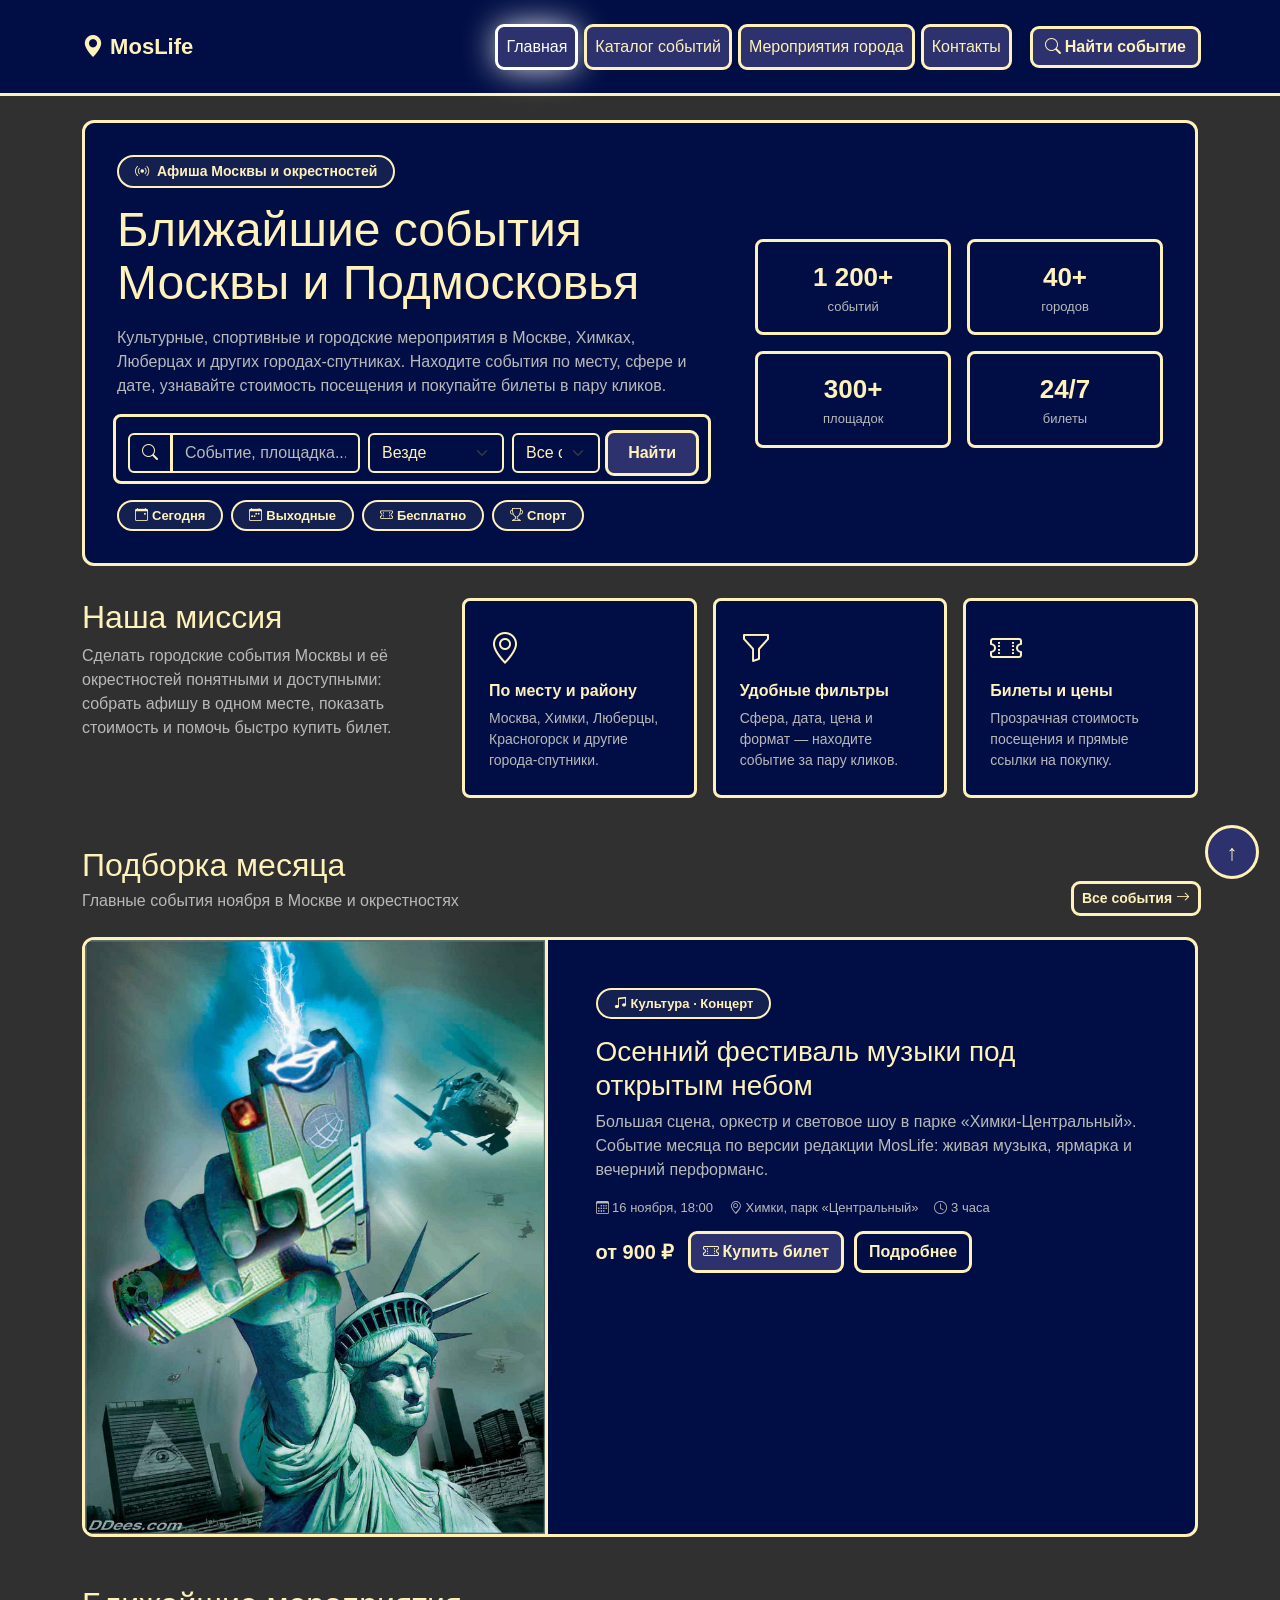
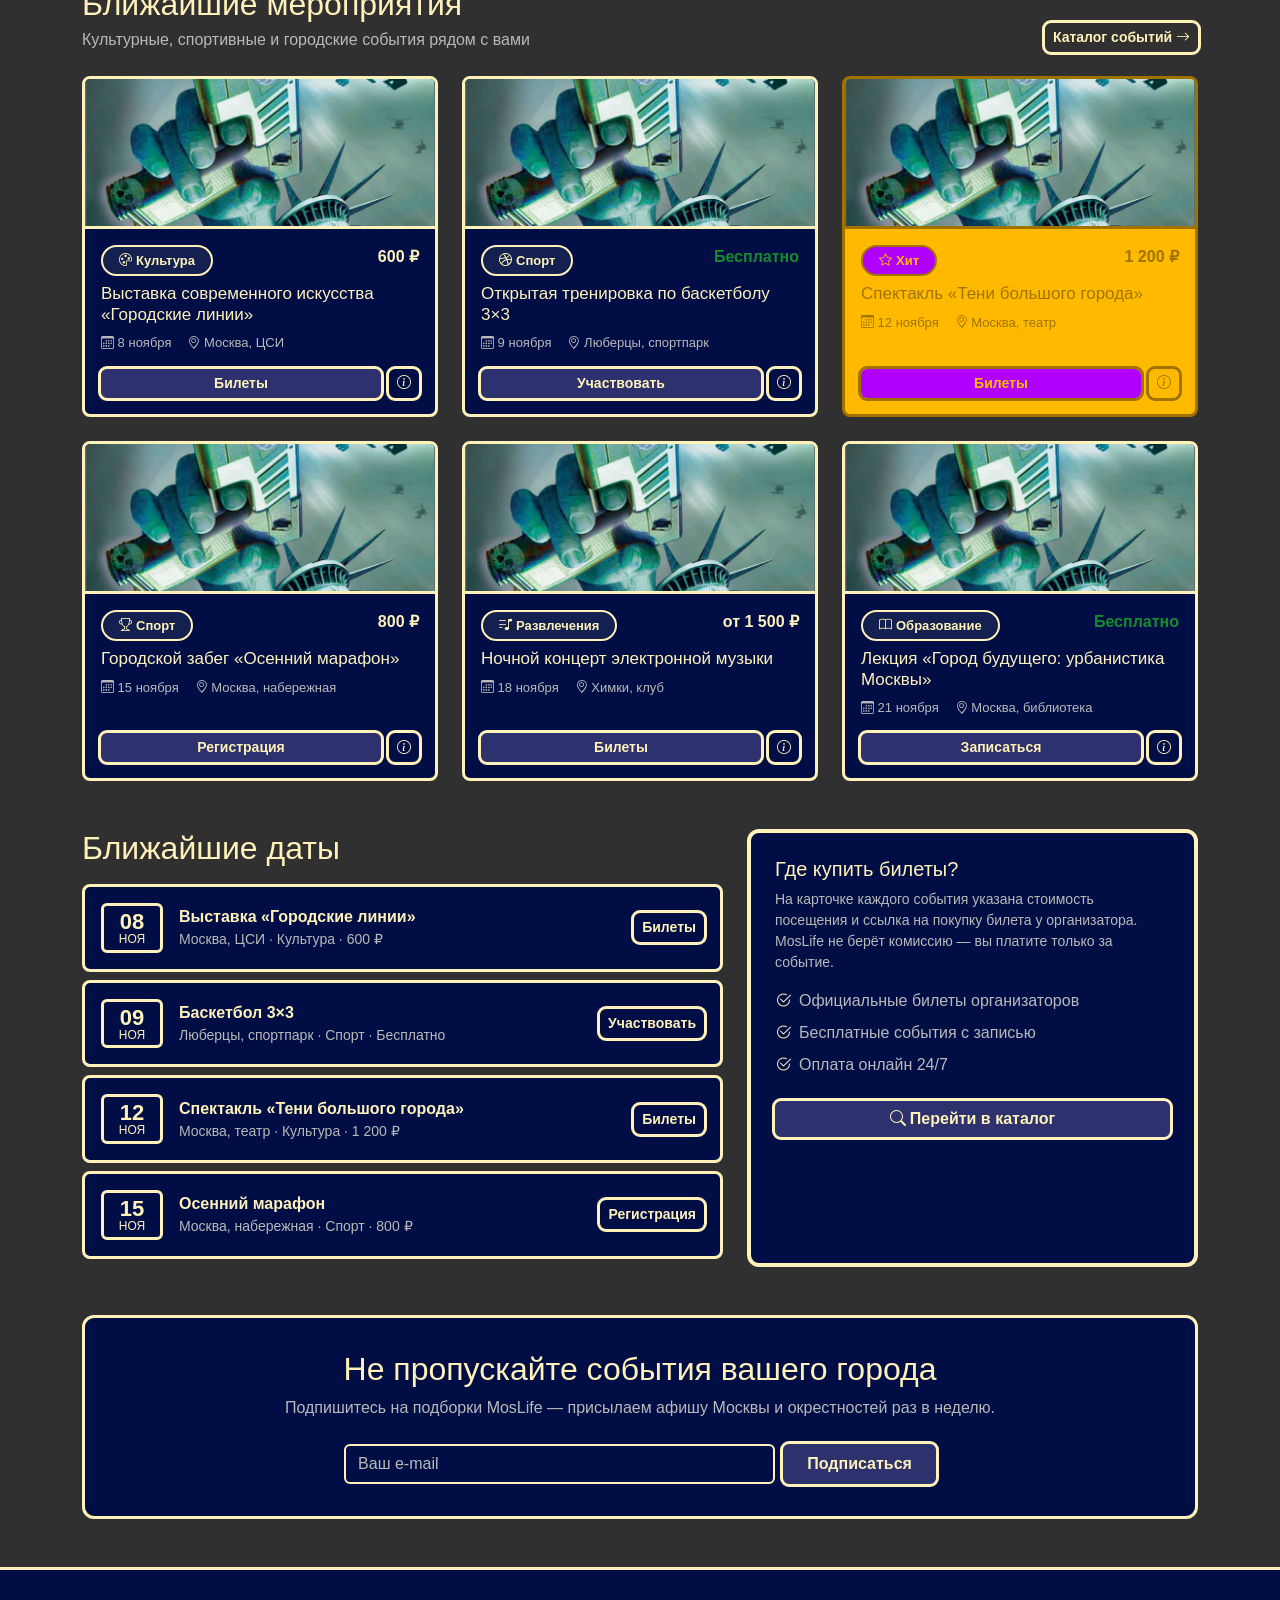
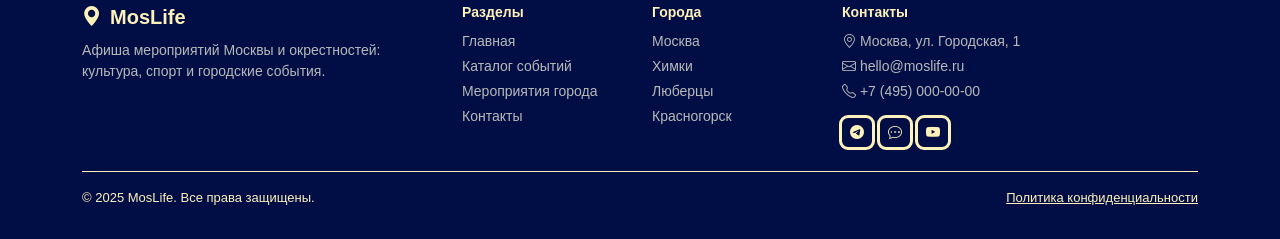
<file: index.html>
<!DOCTYPE html>
<html lang="ru">
<head>
  <meta charset="UTF-8">
  <meta name="viewport" content="width=device-width, initial-scale=1">
  <title>MosLife — афиша мероприятий Москвы и Подмосковья</title>
  <meta name="description" content="MosLife — подборки ближайших культурных, спортивных и других мероприятий Москвы и окрестностей: Химки, Люберцы и др. Поиск событий, стоимость посещения, покупка билетов.">

  <!-- Bootstrap 5 CSS -->
  <link href="https://cdn.jsdelivr.net/npm/bootstrap@5.3.3/dist/css/bootstrap.min.css" rel="stylesheet">
  <!-- Bootstrap Icons -->
  <link href="https://cdn.jsdelivr.net/npm/bootstrap-icons@1.11.3/font/bootstrap-icons.css" rel="stylesheet">
  <!-- Тема поверх Bootstrap -->
  <link href="css/style.css" rel="stylesheet">
</head>
<body>

  <!-- ======= NAVBAR ======= -->
  <nav class="navbar navbar-expand-lg navbar-moslife fixed-top py-2">
    <div class="container">
      <a class="navbar-brand" href="index.html">
        <i class="bi bi-geo-alt-fill" aria-hidden="true"></i> Mos<span class="brand-accent">Life</span>
      </a>
      <button class="navbar-toggler" type="button"
              data-bs-toggle="collapse" data-bs-target="#mainNav"
              aria-controls="mainNav" aria-expanded="false" aria-label="Меню">
        <span class="navbar-toggler-icon"></span>
      </button>

      <div class="collapse navbar-collapse" id="mainNav">
        <ul class="navbar-nav ms-auto align-items-lg-center gap-lg-1 mt-3 mt-lg-0">
          <li class="nav-item"><a class="nav-link active" href="index.html">Главная</a></li>
          <li class="nav-item"><a class="nav-link" href="catalog.html">Каталог событий</a></li>
          <li class="nav-item"><a class="nav-link" href="meetings.html">Мероприятия города</a></li>
          <li class="nav-item"><a class="nav-link" href="contacts.html">Контакты</a></li>
          <li class="nav-item ms-lg-3 mt-2 mt-lg-0">
            <button class="btn btn-moslife-accent w-100"
                    data-bs-toggle="modal" data-bs-target="#searchModal">
              <i class="bi bi-search me-1" aria-hidden="true"></i>Найти событие
            </button>
          </li>
        </ul>
      </div>
    </div>
  </nav>

  <main class="container">

    <!-- ======= HERO ======= -->
    <section class="hero" aria-labelledby="hero-title">
      <div class="row align-items-center g-5">
        <div class="col-lg-7">
          <span class="hero__badge">
            <i class="bi bi-broadcast" aria-hidden="true"></i> Афиша Москвы и окрестностей
          </span>
          <h1 class="hero__title" id="hero-title">
            Ближайшие события<br>Москвы и <span class="hero__title-accent">Подмосковья</span>
          </h1>
          <p class="hero__lead mb-4">
            Культурные, спортивные и городские мероприятия в Москве, Химках, Люберцах и других
            городах-спутниках. Находите события по месту, сфере и дате, узнавайте стоимость
            посещения и покупайте билеты в пару кликов.
          </p>

          <form class="search-panel row g-2" action="catalog.html" method="get">
            <div class="col-12 col-lg-5">
              <div class="input-group">
                <span class="input-group-text"><i class="bi bi-search" aria-hidden="true"></i></span>
                <input class="form-control" type="text" name="q" placeholder="Событие, площадка...">
              </div>
            </div>
            <div class="col-6 col-lg-3">
              <select class="form-select" name="place" aria-label="Место">
                <option value="">Везде</option>
                <option>Только Москва</option>
                <option>Химки</option>
                <option>Люберцы</option>
                <option>Красногорск</option>
                <option>Одинцово</option>
                <option>Котельники</option>
              </select>
            </div>
            <div class="col-6 col-lg-2">
              <select class="form-select" name="sphere" aria-label="Сфера">
                <option value="">Все сферы</option>
                <option>Культура</option>
                <option>Спорт</option>
                <option>Развлечения</option>
                <option>Образование</option>
              </select>
            </div>
            <div class="col-12 col-lg-2 d-grid">
              <button class="btn btn-moslife-accent" type="submit">Найти</button>
            </div>
          </form>

          <div class="d-flex flex-wrap gap-2 mt-3">
            <a href="catalog.html" class="chip"><i class="bi bi-calendar-event chip__icon" aria-hidden="true"></i>Сегодня</a>
            <a href="catalog.html" class="chip"><i class="bi bi-calendar-week chip__icon" aria-hidden="true"></i>Выходные</a>
            <a href="catalog.html" class="chip"><i class="bi bi-ticket-perforated chip__icon" aria-hidden="true"></i>Бесплатно</a>
            <a href="catalog.html" class="chip"><i class="bi bi-trophy chip__icon" aria-hidden="true"></i>Спорт</a>
          </div>
        </div>

        <div class="col-lg-5">
          <div class="row g-3">
            <div class="col-6"><div class="hero__stat"><div class="hero__stat-value">1 200+</div><div class="hero__stat-label">событий</div></div></div>
            <div class="col-6"><div class="hero__stat"><div class="hero__stat-value">40+</div><div class="hero__stat-label">городов</div></div></div>
            <div class="col-6"><div class="hero__stat"><div class="hero__stat-value">300+</div><div class="hero__stat-label">площадок</div></div></div>
            <div class="col-6"><div class="hero__stat"><div class="hero__stat-value">24/7</div><div class="hero__stat-label">билеты</div></div></div>
          </div>
        </div>
      </div>
    </section>

    <!-- ======= МИССИЯ ======= -->
    <section class="mb-5" aria-labelledby="mission-title">
      <div class="row g-4 align-items-stretch">
        <div class="col-lg-4">
          <h2 id="mission-title" class="mb-2">Наша миссия</h2>
          <p class="text-muted-soft mb-0">
            Сделать городские события Москвы и её окрестностей понятными и доступными:
            собрать афишу в одном месте, показать стоимость и помочь быстро купить билет.
          </p>
        </div>
        <div class="col-lg-8">
          <div class="row g-3">
            <div class="col-md-4">
              <div class="card-event h-100 p-4">
                <div class="fs-2 mb-2" style="color: var(--element-outline-color)"><i class="bi bi-geo-alt" aria-hidden="true"></i></div>
                <h3 class="h6 fw-bold">По месту и району</h3>
                <p class="small text-muted-soft mb-0">Москва, Химки, Люберцы, Красногорск и другие города-спутники.</p>
              </div>
            </div>
            <div class="col-md-4">
              <div class="card-event h-100 p-4">
                <div class="fs-2 mb-2" style="color: var(--element-outline-color)"><i class="bi bi-funnel" aria-hidden="true"></i></div>
                <h3 class="h6 fw-bold">Удобные фильтры</h3>
                <p class="small text-muted-soft mb-0">Сфера, дата, цена и формат — находите событие за пару кликов.</p>
              </div>
            </div>
            <div class="col-md-4">
              <div class="card-event h-100 p-4">
                <div class="fs-2 mb-2" style="color: var(--element-outline-color)"><i class="bi bi-ticket-perforated" aria-hidden="true"></i></div>
                <h3 class="h6 fw-bold">Билеты и цены</h3>
                <p class="small text-muted-soft mb-0">Прозрачная стоимость посещения и прямые ссылки на покупку.</p>
              </div>
            </div>
          </div>
        </div>
      </div>
    </section>

    <!-- ======= ПОДБОРКА МЕСЯЦА ======= -->
    <section class="mb-5" aria-labelledby="pick-title">
      <div class="d-flex flex-wrap justify-content-between align-items-end gap-2 mb-4">
        <div>
          <h2 id="pick-title" class="mb-1">Подборка месяца</h2>
          <p class="text-muted-soft mb-0">Главные события ноября в Москве и окрестностях</p>
        </div>
        <a href="catalog.html" class="btn btn-moslife-ghost btn-sm">Все события <i class="bi bi-arrow-right" aria-hidden="true"></i></a>
      </div>

      <article class="feature-pick">
        <div class="row g-0">
          <div class="col-md-5">
            <div class="feature-pick__cover h-100">
              <img class="feature-pick__cover-img"
                   src="img/placeholder.png"
                   alt="Осенний фестиваль музыки под открытым небом">
            </div>
          </div>
          <div class="col-md-7">
            <div class="p-4 p-lg-5">
              <span class="chip mb-3"><i class="bi bi-music-note-beamed chip__icon" aria-hidden="true"></i>Культура · Концерт</span>
              <h3 class="mb-2">Осенний фестиваль музыки под открытым небом</h3>
              <p class="text-muted-soft mb-3">
                Большая сцена, оркестр и световое шоу в парке «Химки-Центральный».
                Событие месяца по версии редакции MosLife: живая музыка, ярмарка и вечерний перформанс.
              </p>
              <div class="card-event__meta mb-3">
                <span><i class="bi bi-calendar3" aria-hidden="true"></i> 16 ноября, 18:00</span>
                <span><i class="bi bi-geo-alt" aria-hidden="true"></i> Химки, парк «Центральный»</span>
                <span><i class="bi bi-clock" aria-hidden="true"></i> 3 часа</span>
              </div>
              <div class="d-flex flex-wrap align-items-center gap-3">
                <span class="fs-5 fw-bold">от 900 ₽</span>
                <button type="button"
                        class="btn btn-moslife-accent"
                        data-bs-toggle="modal" data-bs-target="#signupModal"
                        data-event-title="Осенний фестиваль музыки под открытым небом"
                        data-event-date="16 ноября, 18:00"
                        data-event-place="Химки, парк «Центральный»"
                        data-event-price="от 900 ₽"
                        data-event-action="Купить билет">
                  <i class="bi bi-ticket-perforated me-1" aria-hidden="true"></i>Купить билет
                </button>
                <a href="events/osenniy-festival.html" class="btn btn-moslife-ghost">Подробнее</a>
              </div>
            </div>
          </div>
        </div>
      </article>
    </section>

    <!-- ======= БЛИЖАЙШИЕ МЕРОПРИЯТИЯ ======= -->
    <section class="mb-5" aria-labelledby="events-title">
      <div class="d-flex flex-wrap justify-content-between align-items-end gap-2 mb-4">
        <div>
          <h2 id="events-title" class="mb-1">Ближайшие мероприятия</h2>
          <p class="text-muted-soft mb-0">Культурные, спортивные и городские события рядом с вами</p>
        </div>
        <a href="catalog.html" class="btn btn-moslife-ghost btn-sm">Каталог событий <i class="bi bi-arrow-right" aria-hidden="true"></i></a>
      </div>

      <div class="row g-4">

        <!-- 1 -->
        <div class="col-sm-6 col-lg-4">
          <article class="card card-event">
            <div class="card-event__cover">
              <img class="card-event__cover-img" src="img/placeholder.png" alt="Выставка современного искусства «Городские линии»">
            </div>
            <div class="card-body d-flex flex-column">
              <div class="d-flex justify-content-between align-items-start mb-2">
                <span class="chip"><i class="bi bi-palette chip__icon" aria-hidden="true"></i>Культура</span>
                <span class="card-event__price">600 ₽</span>
              </div>
              <h3 class="card-title">Выставка современного искусства «Городские линии»</h3>
              <p class="card-event__meta mb-3">
                <span><i class="bi bi-calendar3" aria-hidden="true"></i> 8 ноября</span>
                <span><i class="bi bi-geo-alt" aria-hidden="true"></i> Москва, ЦСИ</span>
              </p>
              <div class="mt-auto d-flex gap-2">
                <button type="button"
                        class="btn btn-moslife-accent btn-sm flex-grow-1"
                        data-bs-toggle="modal" data-bs-target="#signupModal"
                        data-event-title="Выставка современного искусства «Городские линии»"
                        data-event-date="8 ноября"
                        data-event-place="Москва, ЦСИ"
                        data-event-price="600 ₽"
                        data-event-action="Купить билет">Билеты</button>
                <a href="events/gorodskie-linii.html" class="btn btn-moslife-ghost btn-sm" aria-label="Подробнее о событии «Выставка современного искусства Городские линии»"><i class="bi bi-info-circle" aria-hidden="true"></i></a>
              </div>
            </div>
          </article>
        </div>

        <!-- 2 -->
        <div class="col-sm-6 col-lg-4">
          <article class="card card-event">
            <div class="card-event__cover">
              <img class="card-event__cover-img" src="img/placeholder.png" alt="Открытая тренировка по баскетболу 3×3">
            </div>
            <div class="card-body d-flex flex-column">
              <div class="d-flex justify-content-between align-items-start mb-2">
                <span class="chip"><i class="bi bi-dribbble chip__icon" aria-hidden="true"></i>Спорт</span>
                <span class="card-event__price card-event__price--free">Бесплатно</span>
              </div>
              <h3 class="card-title">Открытая тренировка по баскетболу 3×3</h3>
              <p class="card-event__meta mb-3">
                <span><i class="bi bi-calendar3" aria-hidden="true"></i> 9 ноября</span>
                <span><i class="bi bi-geo-alt" aria-hidden="true"></i> Люберцы, спортпарк</span>
              </p>
              <div class="mt-auto d-flex gap-2">
                <button type="button"
                        class="btn btn-moslife-accent btn-sm flex-grow-1"
                        data-bs-toggle="modal" data-bs-target="#signupModal"
                        data-event-title="Открытая тренировка по баскетболу 3×3"
                        data-event-date="9 ноября"
                        data-event-place="Люберцы, спортпарк"
                        data-event-price="Бесплатно"
                        data-event-action="Записаться на тренировку">Участвовать</button>
                <a href="events/basketball-3x3.html" class="btn btn-moslife-ghost btn-sm" aria-label="Подробнее о событии «Открытая тренировка по баскетболу 3×3»"><i class="bi bi-info-circle" aria-hidden="true"></i></a>
              </div>
            </div>
          </article>
        </div>

        <!-- 3 (featured) -->
        <div class="col-sm-6 col-lg-4">
          <article class="card card-event card-event--featured">
            <div class="card-event__cover">
              <img class="card-event__cover-img" src="img/placeholder.png" alt="Спектакль «Тени большого города»">
            </div>
            <div class="card-body d-flex flex-column">
              <div class="d-flex justify-content-between align-items-start mb-2">
                <span class="chip"><i class="bi bi-star chip__icon" aria-hidden="true"></i>Хит</span>
                <span class="card-event__price">1 200 ₽</span>
              </div>
              <h3 class="card-title">Спектакль «Тени большого города»</h3>
              <p class="card-event__meta mb-3">
                <span><i class="bi bi-calendar3" aria-hidden="true"></i> 12 ноября</span>
                <span><i class="bi bi-geo-alt" aria-hidden="true"></i> Москва, театр</span>
              </p>
              <div class="mt-auto d-flex gap-2">
                <button type="button"
                        class="btn btn-moslife-accent btn-sm flex-grow-1"
                        data-bs-toggle="modal" data-bs-target="#signupModal"
                        data-event-title="Спектакль «Тени большого города»"
                        data-event-date="12 ноября"
                        data-event-place="Москва, театр"
                        data-event-price="1 200 ₽"
                        data-event-action="Купить билет">Билеты</button>
                <a href="events/teni-bolshogo-goroda.html" class="btn btn-moslife-ghost btn-sm" aria-label="Подробнее о событии «Спектакль Тени большого города»"><i class="bi bi-info-circle" aria-hidden="true"></i></a>
              </div>
            </div>
          </article>
        </div>

        <!-- 4 -->
        <div class="col-sm-6 col-lg-4">
          <article class="card card-event">
            <div class="card-event__cover">
              <img class="card-event__cover-img" src="img/placeholder.png" alt="Городской забег «Осенний марафон»">
            </div>
            <div class="card-body d-flex flex-column">
              <div class="d-flex justify-content-between align-items-start mb-2">
                <span class="chip"><i class="bi bi-trophy chip__icon" aria-hidden="true"></i>Спорт</span>
                <span class="card-event__price">800 ₽</span>
              </div>
              <h3 class="card-title">Городской забег «Осенний марафон»</h3>
              <p class="card-event__meta mb-3">
                <span><i class="bi bi-calendar3" aria-hidden="true"></i> 15 ноября</span>
                <span><i class="bi bi-geo-alt" aria-hidden="true"></i> Москва, набережная</span>
              </p>
              <div class="mt-auto d-flex gap-2">
                <button type="button"
                        class="btn btn-moslife-accent btn-sm flex-grow-1"
                        data-bs-toggle="modal" data-bs-target="#signupModal"
                        data-event-title="Городской забег «Осенний марафон»"
                        data-event-date="15 ноября"
                        data-event-place="Москва, набережная"
                        data-event-price="800 ₽"
                        data-event-action="Зарегистрироваться">Регистрация</button>
                <a href="events/osenniy-marafon.html" class="btn btn-moslife-ghost btn-sm" aria-label="Подробнее о событии «Городской забег Осенний марафон»"><i class="bi bi-info-circle" aria-hidden="true"></i></a>
              </div>
            </div>
          </article>
        </div>

        <!-- 5 -->
        <div class="col-sm-6 col-lg-4">
          <article class="card card-event">
            <div class="card-event__cover">
              <img class="card-event__cover-img" src="img/placeholder.png" alt="Ночной концерт электронной музыки">
            </div>
            <div class="card-body d-flex flex-column">
              <div class="d-flex justify-content-between align-items-start mb-2">
                <span class="chip"><i class="bi bi-music-note-list chip__icon" aria-hidden="true"></i>Развлечения</span>
                <span class="card-event__price">от 1 500 ₽</span>
              </div>
              <h3 class="card-title">Ночной концерт электронной музыки</h3>
              <p class="card-event__meta mb-3">
                <span><i class="bi bi-calendar3" aria-hidden="true"></i> 18 ноября</span>
                <span><i class="bi bi-geo-alt" aria-hidden="true"></i> Химки, клуб</span>
              </p>
              <div class="mt-auto d-flex gap-2">
                <button type="button"
                        class="btn btn-moslife-accent btn-sm flex-grow-1"
                        data-bs-toggle="modal" data-bs-target="#signupModal"
                        data-event-title="Ночной концерт электронной музыки"
                        data-event-date="18 ноября"
                        data-event-place="Химки, клуб"
                        data-event-price="от 1 500 ₽"
                        data-event-action="Купить билет">Билеты</button>
                <a href="events/nochnoy-koncert.html" class="btn btn-moslife-ghost btn-sm" aria-label="Подробнее о событии «Ночной концерт электронной музыки»"><i class="bi bi-info-circle" aria-hidden="true"></i></a>
              </div>
            </div>
          </article>
        </div>

        <!-- 6 -->
        <div class="col-sm-6 col-lg-4">
          <article class="card card-event">
            <div class="card-event__cover">
              <img class="card-event__cover-img" src="img/placeholder.png" alt="Лекция «Город будущего: урбанистика Москвы»">
            </div>
            <div class="card-body d-flex flex-column">
              <div class="d-flex justify-content-between align-items-start mb-2">
                <span class="chip"><i class="bi bi-book chip__icon" aria-hidden="true"></i>Образование</span>
                <span class="card-event__price card-event__price--free">Бесплатно</span>
              </div>
              <h3 class="card-title">Лекция «Город будущего: урбанистика Москвы»</h3>
              <p class="card-event__meta mb-3">
                <span><i class="bi bi-calendar3" aria-hidden="true"></i> 21 ноября</span>
                <span><i class="bi bi-geo-alt" aria-hidden="true"></i> Москва, библиотека</span>
              </p>
              <div class="mt-auto d-flex gap-2">
                <button type="button"
                        class="btn btn-moslife-accent btn-sm flex-grow-1"
                        data-bs-toggle="modal" data-bs-target="#signupModal"
                        data-event-title="Лекция «Город будущего: урбанистика Москвы»"
                        data-event-date="21 ноября"
                        data-event-place="Москва, библиотека"
                        data-event-price="Бесплатно"
                        data-event-action="Записаться">Записаться</button>
                <a href="events/urbanistika-moskvy.html" class="btn btn-moslife-ghost btn-sm" aria-label="Подробнее о событии «Лекция Город будущего урбанистика Москвы»"><i class="bi bi-info-circle" aria-hidden="true"></i></a>
              </div>
            </div>
          </article>
        </div>

      </div>
    </section>

    <!-- ======= БЛИЖАЙШИЕ ДАТЫ + БИЛЕТЫ ======= -->
    <section class="mb-5" aria-labelledby="dates-title">
      <div class="row g-4 align-items-stretch">
        <div class="col-lg-7">
          <h2 id="dates-title" class="mb-3">Ближайшие даты</h2>
          <ul class="list-group meet-list">
            <li class="list-group-item d-flex align-items-center gap-3 py-3">
              <div class="meet-date">
                <span class="meet-date__day">08</span>
                <span class="meet-date__month">ноя</span>
              </div>
              <div class="flex-grow-1">
                <div class="fw-semibold">Выставка «Городские линии»</div>
                <div class="small text-muted-soft">Москва, ЦСИ · Культура · 600 ₽</div>
              </div>
              <button type="button"
                      class="btn btn-moslife-ghost btn-sm"
                      data-bs-toggle="modal" data-bs-target="#signupModal"
                      data-event-title="Выставка «Городские линии»"
                      data-event-date="8 ноября"
                      data-event-place="Москва, ЦСИ"
                      data-event-price="600 ₽"
                      data-event-action="Купить билет">Билеты</button>
            </li>
            <li class="list-group-item d-flex align-items-center gap-3 py-3">
              <div class="meet-date">
                <span class="meet-date__day">09</span>
                <span class="meet-date__month">ноя</span>
              </div>
              <div class="flex-grow-1">
                <div class="fw-semibold">Баскетбол 3×3</div>
                <div class="small text-muted-soft">Люберцы, спортпарк · Спорт · Бесплатно</div>
              </div>
              <button type="button"
                      class="btn btn-moslife-ghost btn-sm"
                      data-bs-toggle="modal" data-bs-target="#signupModal"
                      data-event-title="Баскетбол 3×3"
                      data-event-date="9 ноября"
                      data-event-place="Люберцы, спортпарк"
                      data-event-price="Бесплатно"
                      data-event-action="Участвовать">Участвовать</button>
            </li>
            <li class="list-group-item d-flex align-items-center gap-3 py-3">
              <div class="meet-date">
                <span class="meet-date__day">12</span>
                <span class="meet-date__month">ноя</span>
              </div>
              <div class="flex-grow-1">
                <div class="fw-semibold">Спектакль «Тени большого города»</div>
                <div class="small text-muted-soft">Москва, театр · Культура · 1 200 ₽</div>
              </div>
              <button type="button"
                      class="btn btn-moslife-ghost btn-sm"
                      data-bs-toggle="modal" data-bs-target="#signupModal"
                      data-event-title="Спектакль «Тени большого города»"
                      data-event-date="12 ноября"
                      data-event-place="Москва, театр"
                      data-event-price="1 200 ₽"
                      data-event-action="Купить билет">Билеты</button>
            </li>
            <li class="list-group-item d-flex align-items-center gap-3 py-3">
              <div class="meet-date">
                <span class="meet-date__day">15</span>
                <span class="meet-date__month">ноя</span>
              </div>
              <div class="flex-grow-1">
                <div class="fw-semibold">Осенний марафон</div>
                <div class="small text-muted-soft">Москва, набережная · Спорт · 800 ₽</div>
              </div>
              <button type="button"
                      class="btn btn-moslife-ghost btn-sm"
                      data-bs-toggle="modal" data-bs-target="#signupModal"
                      data-event-title="Осенний марафон"
                      data-event-date="15 ноября"
                      data-event-place="Москва, набережная"
                      data-event-price="800 ₽"
                      data-event-action="Зарегистрироваться">Регистрация</button>
            </li>
          </ul>
        </div>

        <div class="col-lg-5">
          <aside class="info-panel">
            <h2 class="h5 mb-2">Где купить билеты?</h2>
            <p class="text-muted-soft small mb-3">
              На карточке каждого события указана стоимость посещения и ссылка на покупку
              билета у организатора. MosLife не берёт комиссию — вы платите только за событие.
            </p>
            <ul class="info-panel__list">
              <li><i class="bi bi-check2-circle info-panel__check" aria-hidden="true"></i>Официальные билеты организаторов</li>
              <li><i class="bi bi-check2-circle info-panel__check" aria-hidden="true"></i>Бесплатные события с записью</li>
              <li><i class="bi bi-check2-circle info-panel__check" aria-hidden="true"></i>Оплата онлайн 24/7</li>
            </ul>
            <a href="catalog.html" class="btn btn-moslife-accent w-100">
              <i class="bi bi-search me-1" aria-hidden="true"></i>Перейти в каталог
            </a>
          </aside>
        </div>
      </div>
    </section>

    <!-- ======= CTA ПОДПИСКА ======= -->
    <section class="mb-5" aria-labelledby="subscribe-title">
      <div class="subscribe text-center">
        <h2 id="subscribe-title" class="mb-2">Не пропускайте события вашего города</h2>
        <p class="text-muted-soft mb-4">
          Подпишитесь на подборки MosLife — присылаем афишу Москвы и окрестностей раз в неделю.
        </p>
        <form class="row g-2 justify-content-center" action="#" method="post">
          <div class="col-12 col-md-5">
            <input class="form-control" type="email" placeholder="Ваш e-mail" required aria-label="Ваш e-mail">
          </div>
          <div class="col-12 col-md-auto d-grid">
            <button class="btn btn-moslife-accent px-4" type="submit">Подписаться</button>
          </div>
        </form>
      </div>
    </section>

  </main>

  <!-- ======= FOOTER ======= -->
  <footer class="site-footer">
    <div class="container">
      <div class="row g-4">
        <div class="col-md-4">
          <a class="site-footer__brand d-inline-flex align-items-center gap-2" href="index.html">
            <i class="bi bi-geo-alt-fill" aria-hidden="true"></i> MosLife
          </a>
          <p class="site-footer__list mt-2 mb-0">
            Афиша мероприятий Москвы и окрестностей: культура, спорт и городские события.
          </p>
        </div>
        <div class="col-6 col-md-2">
          <div class="site-footer__title">Разделы</div>
          <ul class="site-footer__list">
            <li><a href="index.html">Главная</a></li>
            <li><a href="catalog.html">Каталог событий</a></li>
            <li><a href="meetings.html">Мероприятия города</a></li>
            <li><a href="contacts.html">Контакты</a></li>
          </ul>
        </div>
        <div class="col-6 col-md-2">
          <div class="site-footer__title">Города</div>
          <ul class="site-footer__list">
            <li><a href="catalog.html">Москва</a></li>
            <li><a href="catalog.html">Химки</a></li>
            <li><a href="catalog.html">Люберцы</a></li>
            <li><a href="catalog.html">Красногорск</a></li>
          </ul>
        </div>
        <div class="col-md-4">
          <div class="site-footer__title">Контакты</div>
          <ul class="site-footer__list">
            <li><i class="bi bi-geo-alt" aria-hidden="true"></i> Москва, ул. Городская, 1</li>
            <li><i class="bi bi-envelope" aria-hidden="true"></i> hello@moslife.ru</li>
            <li><i class="bi bi-telephone" aria-hidden="true"></i> +7 (495) 000-00-00</li>
          </ul>
          <div class="d-flex gap-2 mt-3">
            <a href="#" class="btn btn-moslife-ghost btn-sm" aria-label="Telegram"><i class="bi bi-telegram" aria-hidden="true"></i></a>
            <a href="#" class="btn btn-moslife-ghost btn-sm" aria-label="VK"><i class="bi bi-chat-dots" aria-hidden="true"></i></a>
            <a href="#" class="btn btn-moslife-ghost btn-sm" aria-label="YouTube"><i class="bi bi-youtube" aria-hidden="true"></i></a>
          </div>
        </div>
      </div>
      <div class="site-footer__bottom d-flex flex-wrap justify-content-between gap-2">
        <span>© 2025 MosLife. Все права защищены.</span>
        <a href="#">Политика конфиденциальности</a>
      </div>
    </div>
  </footer>

  <!-- ======= MODAL: ПОИСК ======= -->
  <div class="modal fade modal-moslife" id="searchModal" tabindex="-1" aria-labelledby="searchModalLabel" aria-hidden="true">
    <div class="modal-dialog modal-dialog-centered">
      <div class="modal-content">
        <div class="modal-header">
          <h2 class="modal-title h5" id="searchModalLabel">Найти событие</h2>
          <button type="button" class="btn-close" data-bs-dismiss="modal" aria-label="Закрыть"></button>
        </div>
        <form action="catalog.html" method="get">
          <div class="modal-body">
            <div class="mb-3">
              <label class="form-label" for="modal-q">Что ищем?</label>
              <input class="form-control" type="text" id="modal-q" name="q" placeholder="Событие, площадка...">
            </div>
            <div class="row g-2">
              <div class="col-sm-6">
                <label class="form-label" for="modal-place">Место</label>
                <select class="form-select" id="modal-place" name="place">
                  <option value="">Везде</option>
                  <option>Только Москва</option>
                  <option>Химки</option>
                  <option>Люберцы</option>
                  <option>Красногорск</option>
                  <option>Одинцово</option>
                  <option>Котельники</option>
                </select>
              </div>
              <div class="col-sm-6">
                <label class="form-label" for="modal-sphere">Сфера</label>
                <select class="form-select" id="modal-sphere" name="sphere">
                  <option value="">Все сферы</option>
                  <option>Культура</option>
                  <option>Спорт</option>
                  <option>Развлечения</option>
                  <option>Образование</option>
                </select>
              </div>
            </div>
          </div>
          <div class="modal-footer">
            <button type="button" class="btn btn-moslife-ghost" data-bs-dismiss="modal">Отмена</button>
            <button type="submit" class="btn btn-moslife-accent">Найти</button>
          </div>
        </form>
      </div>
    </div>
  </div>

  <!-- ======= MODAL: ЗАПИСЬ / ЗАЯВКА ======= -->
  <div class="modal fade modal-moslife" id="signupModal" tabindex="-1"
       aria-labelledby="signupModalLabel" aria-hidden="true">
    <div class="modal-dialog modal-dialog-centered">
      <div class="modal-content">
        <div class="modal-header">
          <h2 class="modal-title h5" id="signupModalLabel">Запись на событие</h2>
          <button type="button" class="btn-close" data-bs-dismiss="modal" aria-label="Закрыть"></button>
        </div>
        <form action="#" method="post" novalidate>
          <div class="modal-body">
            <div class="signup-event" aria-live="polite">
              <div class="signup-event__title" id="signupEventTitle"></div>
              <div class="signup-event__meta">
                <span><i class="bi bi-calendar3" aria-hidden="true"></i> <span id="signupEventDate"></span></span>
                <span><i class="bi bi-geo-alt" aria-hidden="true"></i> <span id="signupEventPlace"></span></span>
                <span><i class="bi bi-ticket-perforated" aria-hidden="true"></i> <span id="signupEventPrice"></span></span>
              </div>
            </div>

            <input type="hidden" id="signupEventField" name="event">

            <div class="mb-3">
              <label class="form-label" for="signupName">Имя и фамилия</label>
              <input class="form-control" type="text" id="signupName" name="name" required autocomplete="name">
              <div class="invalid-feedback">Укажите имя.</div>
            </div>

            <div class="mb-3">
              <label class="form-label" for="signupContact">E-mail или телефон</label>
              <input class="form-control" type="text" id="signupContact" name="contact" required autocomplete="email">
              <div class="invalid-feedback">Укажите e-mail или телефон для связи.</div>
            </div>

            <div class="mb-3">
              <label class="form-label" for="signupComment">Комментарий (необязательно)</label>
              <textarea class="form-control" id="signupComment" name="comment" rows="2"></textarea>
            </div>

            <div class="form-check">
              <input class="form-check-input" type="checkbox" id="signupAgree" name="agree" required>
              <label class="form-check-label" for="signupAgree">
                Согласен(на) на обработку персональных данных
              </label>
              <div class="invalid-feedback">Нужно согласие.</div>
            </div>

            <p id="signupStatus" class="small mb-0 mt-3" role="status" aria-live="polite"></p>
          </div>
          <div class="modal-footer">
            <button type="button" class="btn btn-moslife-ghost" data-bs-dismiss="modal">Отмена</button>
            <button type="submit" class="btn btn-moslife-accent">Отправить заявку</button>
          </div>
        </form>
      </div>
    </div>
  </div>

  <a href="#" class="back-to-top" aria-label="Наверх">↑</a>

  <!-- Bootstrap 5 JS Bundle (нужен для collapse и modal) -->
  <script src="https://cdn.jsdelivr.net/npm/bootstrap@5.3.3/dist/js/bootstrap.bundle.min.js"></script>
  <!-- Логика модалки записи -->
  <script src="js/signup.js"></script>
</body>
</html>
</file>
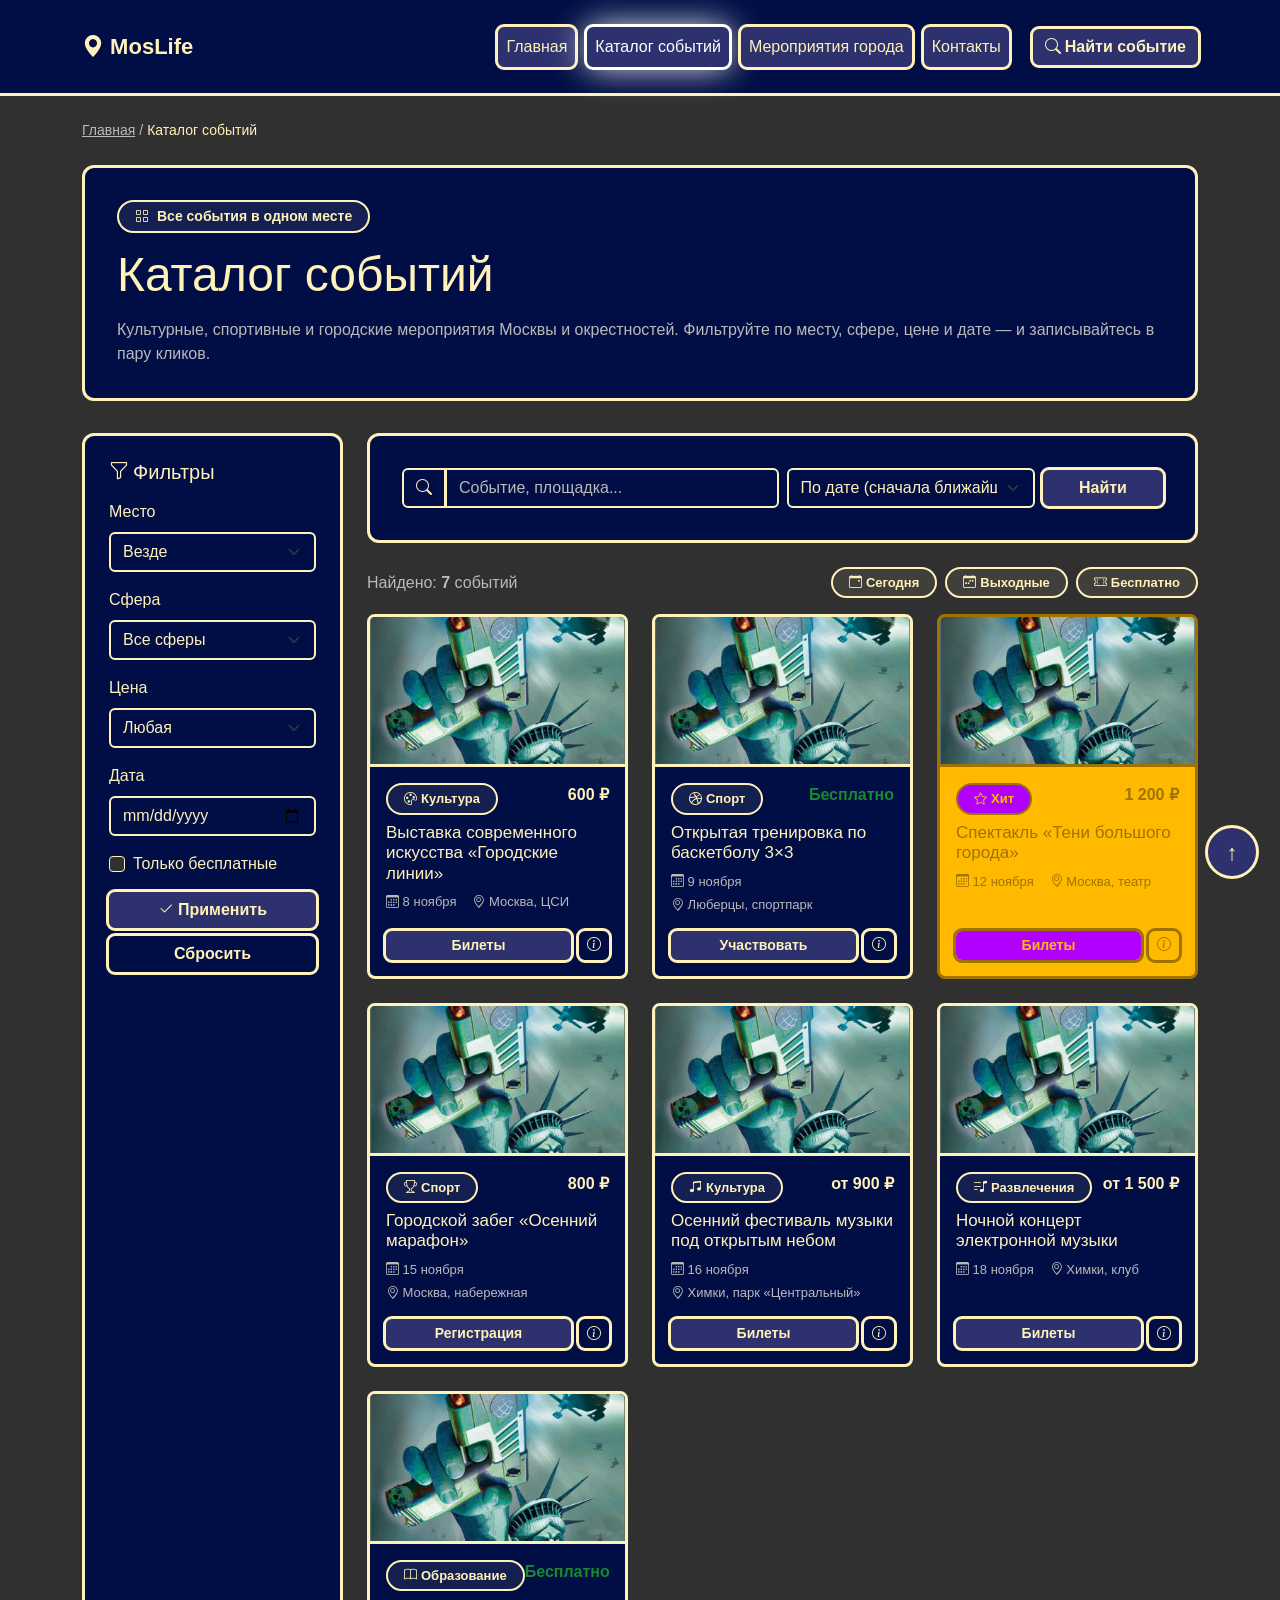
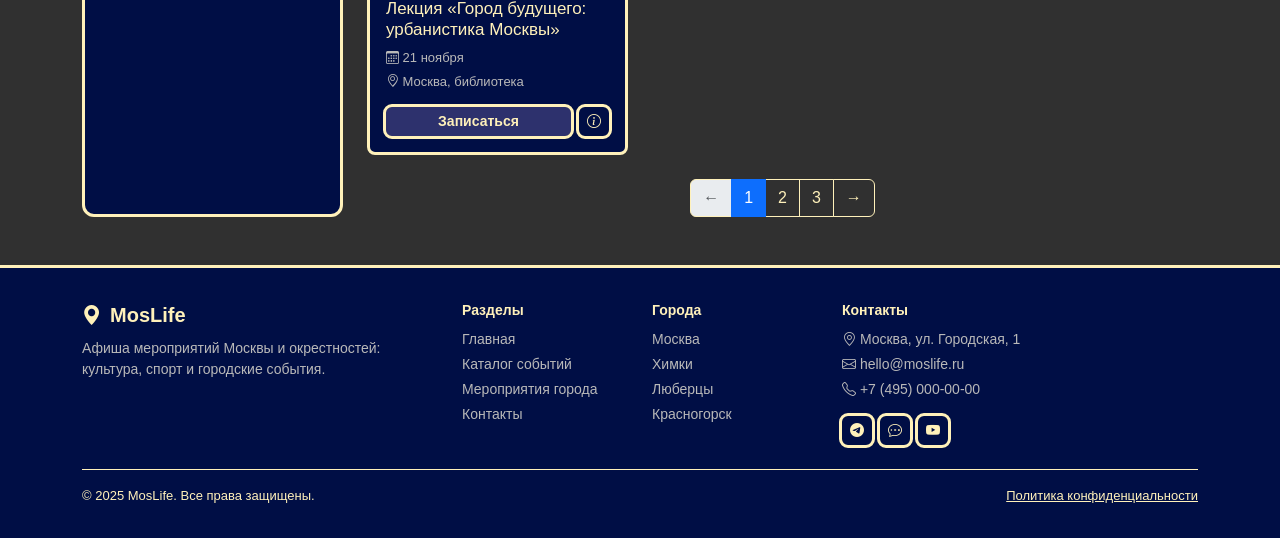
<file: catalog.html>
<!DOCTYPE html>
<html lang="ru">
<head>
  <meta charset="UTF-8">
  <meta name="viewport" content="width=device-width, initial-scale=1">
  <title>Каталог событий — MosLife</title>
  <meta name="description" content="Каталог событий Москвы и окрестностей: фильтрация по месту, сфере, цене и дате, сортировка и поиск. Запись и покупка билетов через MosLife.">

  <link href="https://cdn.jsdelivr.net/npm/bootstrap@5.3.3/dist/css/bootstrap.min.css" rel="stylesheet">
  <link href="https://cdn.jsdelivr.net/npm/bootstrap-icons@1.11.3/font/bootstrap-icons.css" rel="stylesheet">
  <link href="css/style.css" rel="stylesheet">
</head>
<body>

  <!-- ======= NAVBAR ======= -->
  <nav class="navbar navbar-expand-lg navbar-moslife fixed-top py-2">
    <div class="container">
      <a class="navbar-brand" href="index.html">
        <i class="bi bi-geo-alt-fill" aria-hidden="true"></i> Mos<span class="brand-accent">Life</span>
      </a>
      <button class="navbar-toggler" type="button"
              data-bs-toggle="collapse" data-bs-target="#mainNav"
              aria-controls="mainNav" aria-expanded="false" aria-label="Меню">
        <span class="navbar-toggler-icon"></span>
      </button>

      <div class="collapse navbar-collapse" id="mainNav">
        <ul class="navbar-nav ms-auto align-items-lg-center gap-lg-1 mt-3 mt-lg-0">
          <li class="nav-item"><a class="nav-link" href="index.html">Главная</a></li>
          <li class="nav-item"><a class="nav-link active" href="catalog.html">Каталог событий</a></li>
          <li class="nav-item"><a class="nav-link" href="meetings.html">Мероприятия города</a></li>
          <li class="nav-item"><a class="nav-link" href="contacts.html">Контакты</a></li>
          <li class="nav-item ms-lg-3 mt-2 mt-lg-0">
            <button class="btn btn-moslife-accent w-100"
                    data-bs-toggle="modal" data-bs-target="#searchModal">
              <i class="bi bi-search me-1" aria-hidden="true"></i>Найти событие
            </button>
          </li>
        </ul>
      </div>
    </div>
  </nav>

  <main class="container">

    <!-- ======= ХЛЕБНЫЕ КРОШКИ ======= -->
    <nav class="breadcrumbs" aria-label="Хлебные крошки">
      <a href="index.html">Главная</a>
      <span class="breadcrumbs__sep" aria-hidden="true">/</span>
      <span class="breadcrumbs__current" aria-current="page">Каталог событий</span>
    </nav>

    <!-- ======= ЗАГОЛОВОК ======= -->
    <section class="hero" aria-labelledby="catalog-title">
      <span class="hero__badge">
        <i class="bi bi-grid" aria-hidden="true"></i> Все события в одном месте
      </span>
      <h1 class="hero__title" id="catalog-title">Каталог событий</h1>
      <p class="hero__lead mb-0">
        Культурные, спортивные и городские мероприятия Москвы и окрестностей.
        Фильтруйте по месту, сфере, цене и дате — и записывайтесь в пару кликов.
      </p>
    </section>

    <!-- ======= МАКЕТ: ФИЛЬТРЫ + РЕЗУЛЬТАТЫ ======= -->
    <div class="row g-4 mb-5">

      <!-- ======= САЙДБАР ФИЛЬТРОВ ======= -->
      <aside class="col-lg-3" aria-labelledby="filters-title">
        <div class="event-side">
          <h2 id="filters-title" class="h5 mb-3">
            <i class="bi bi-funnel me-1" aria-hidden="true"></i>Фильтры
          </h2>
          <form action="catalog.html" method="get">

            <div class="mb-3">
              <label class="form-label" for="f-place">Место</label>
              <select class="form-select" id="f-place" name="place">
                <option value="">Везде</option>
                <option>Только Москва</option>
                <option>Химки</option>
                <option>Люберцы</option>
                <option>Красногорск</option>
                <option>Одинцово</option>
                <option>Котельники</option>
              </select>
            </div>

            <div class="mb-3">
              <label class="form-label" for="f-sphere">Сфера</label>
              <select class="form-select" id="f-sphere" name="sphere">
                <option value="">Все сферы</option>
                <option>Культура</option>
                <option>Спорт</option>
                <option>Развлечения</option>
                <option>Образование</option>
              </select>
            </div>

            <div class="mb-3">
              <label class="form-label" for="f-price">Цена</label>
              <select class="form-select" id="f-price" name="price">
                <option value="">Любая</option>
                <option>Бесплатно</option>
                <option>до 800 ₽</option>
                <option>800–1 500 ₽</option>
                <option>от 1 500 ₽</option>
              </select>
            </div>

            <div class="mb-3">
              <label class="form-label" for="f-date">Дата</label>
              <input class="form-control" type="date" id="f-date" name="date">
            </div>

            <div class="form-check mb-3">
              <input class="form-check-input" type="checkbox" id="f-free" name="free" value="1">
              <label class="form-check-label" for="f-free">Только бесплатные</label>
            </div>

            <div class="d-grid gap-2">
              <button class="btn btn-moslife-accent" type="submit">
                <i class="bi bi-check2 me-1" aria-hidden="true"></i>Применить
              </button>
              <a href="catalog.html" class="btn btn-moslife-ghost">Сбросить</a>
            </div>
          </form>
        </div>
      </aside>

      <!-- ======= РЕЗУЛЬТАТЫ ======= -->
      <div class="col-lg-9">

        <!-- Панель сортировки и поиска -->
        <div class="event-details mb-4">
          <form class="row g-2 align-items-center" action="catalog.html" method="get">
            <div class="col-12 col-md-6">
              <div class="input-group">
                <span class="input-group-text"><i class="bi bi-search" aria-hidden="true"></i></span>
                <input class="form-control" type="text" name="q" placeholder="Событие, площадка..." aria-label="Поиск по каталогу">
              </div>
            </div>
            <div class="col-8 col-md-4">
              <select class="form-select" name="sort" aria-label="Сортировка">
                <option value="date">По дате (сначала ближайшие)</option>
                <option value="date-desc">По дате (сначала поздние)</option>
                <option value="price-asc">По цене (сначала дешёвые)</option>
                <option value="price-desc">По цене (сначала дорогие)</option>
                <option value="title">По названию (А–Я)</option>
              </select>
            </div>
            <div class="col-4 col-md-2 d-grid">
              <button class="btn btn-moslife-accent" type="submit">Найти</button>
            </div>
          </form>
        </div>

        <!-- Счётчик результатов -->
        <div class="d-flex flex-wrap justify-content-between align-items-center gap-2 mb-3">
          <p class="text-muted-soft mb-0">Найдено: <strong>7</strong> событий</p>
          <div class="d-flex flex-wrap gap-2">
            <a href="catalog.html" class="chip"><i class="bi bi-calendar-event chip__icon" aria-hidden="true"></i>Сегодня</a>
            <a href="catalog.html" class="chip"><i class="bi bi-calendar-week chip__icon" aria-hidden="true"></i>Выходные</a>
            <a href="catalog.html" class="chip"><i class="bi bi-ticket-perforated chip__icon" aria-hidden="true"></i>Бесплатно</a>
          </div>
        </div>

        <!-- Сетка карточек -->
        <div class="row g-4">

          <div class="col-sm-6 col-xl-4">
            <article class="card card-event">
              <div class="card-event__cover">
                <img class="card-event__cover-img" src="img/placeholder.png" alt="Выставка современного искусства «Городские линии»">
              </div>
              <div class="card-body d-flex flex-column">
                <div class="d-flex justify-content-between align-items-start mb-2">
                  <span class="chip"><i class="bi bi-palette chip__icon" aria-hidden="true"></i>Культура</span>
                  <span class="card-event__price">600 ₽</span>
                </div>
                <h3 class="card-title">Выставка современного искусства «Городские линии»</h3>
                <p class="card-event__meta mb-3">
                  <span><i class="bi bi-calendar3" aria-hidden="true"></i> 8 ноября</span>
                  <span><i class="bi bi-geo-alt" aria-hidden="true"></i> Москва, ЦСИ</span>
                </p>
                <div class="mt-auto d-flex gap-2">
                  <button type="button" class="btn btn-moslife-accent btn-sm flex-grow-1"
                          data-bs-toggle="modal" data-bs-target="#signupModal"
                          data-event-title="Выставка современного искусства «Городские линии»"
                          data-event-date="8 ноября"
                          data-event-place="Москва, ЦСИ"
                          data-event-price="600 ₽"
                          data-event-action="Купить билет">Билеты</button>
                  <a href="events/gorodskie-linii.html" class="btn btn-moslife-ghost btn-sm" aria-label="Подробнее о событии"><i class="bi bi-info-circle" aria-hidden="true"></i></a>
                </div>
              </div>
            </article>
          </div>

          <div class="col-sm-6 col-xl-4">
            <article class="card card-event">
              <div class="card-event__cover">
                <img class="card-event__cover-img" src="img/placeholder.png" alt="Открытая тренировка по баскетболу 3×3">
              </div>
              <div class="card-body d-flex flex-column">
                <div class="d-flex justify-content-between align-items-start mb-2">
                  <span class="chip"><i class="bi bi-dribbble chip__icon" aria-hidden="true"></i>Спорт</span>
                  <span class="card-event__price card-event__price--free">Бесплатно</span>
                </div>
                <h3 class="card-title">Открытая тренировка по баскетболу 3×3</h3>
                <p class="card-event__meta mb-3">
                  <span><i class="bi bi-calendar3" aria-hidden="true"></i> 9 ноября</span>
                  <span><i class="bi bi-geo-alt" aria-hidden="true"></i> Люберцы, спортпарк</span>
                </p>
                <div class="mt-auto d-flex gap-2">
                  <button type="button" class="btn btn-moslife-accent btn-sm flex-grow-1"
                          data-bs-toggle="modal" data-bs-target="#signupModal"
                          data-event-title="Открытая тренировка по баскетболу 3×3"
                          data-event-date="9 ноября"
                          data-event-place="Люберцы, спортпарк"
                          data-event-price="Бесплатно"
                          data-event-action="Записаться на тренировку">Участвовать</button>
                  <a href="events/basketball-3x3.html" class="btn btn-moslife-ghost btn-sm" aria-label="Подробнее о событии"><i class="bi bi-info-circle" aria-hidden="true"></i></a>
                </div>
              </div>
            </article>
          </div>

          <div class="col-sm-6 col-xl-4">
            <article class="card card-event card-event--featured">
              <div class="card-event__cover">
                <img class="card-event__cover-img" src="img/placeholder.png" alt="Спектакль «Тени большого города»">
              </div>
              <div class="card-body d-flex flex-column">
                <div class="d-flex justify-content-between align-items-start mb-2">
                  <span class="chip"><i class="bi bi-star chip__icon" aria-hidden="true"></i>Хит</span>
                  <span class="card-event__price">1 200 ₽</span>
                </div>
                <h3 class="card-title">Спектакль «Тени большого города»</h3>
                <p class="card-event__meta mb-3">
                  <span><i class="bi bi-calendar3" aria-hidden="true"></i> 12 ноября</span>
                  <span><i class="bi bi-geo-alt" aria-hidden="true"></i> Москва, театр</span>
                </p>
                <div class="mt-auto d-flex gap-2">
                  <button type="button" class="btn btn-moslife-accent btn-sm flex-grow-1"
                          data-bs-toggle="modal" data-bs-target="#signupModal"
                          data-event-title="Спектакль «Тени большого города»"
                          data-event-date="12 ноября"
                          data-event-place="Москва, театр"
                          data-event-price="1 200 ₽"
                          data-event-action="Купить билет">Билеты</button>
                  <a href="events/teni-bolshogo-goroda.html" class="btn btn-moslife-ghost btn-sm" aria-label="Подробнее о событии"><i class="bi bi-info-circle" aria-hidden="true"></i></a>
                </div>
              </div>
            </article>
          </div>

          <div class="col-sm-6 col-xl-4">
            <article class="card card-event">
              <div class="card-event__cover">
                <img class="card-event__cover-img" src="img/placeholder.png" alt="Городской забег «Осенний марафон»">
              </div>
              <div class="card-body d-flex flex-column">
                <div class="d-flex justify-content-between align-items-start mb-2">
                  <span class="chip"><i class="bi bi-trophy chip__icon" aria-hidden="true"></i>Спорт</span>
                  <span class="card-event__price">800 ₽</span>
                </div>
                <h3 class="card-title">Городской забег «Осенний марафон»</h3>
                <p class="card-event__meta mb-3">
                  <span><i class="bi bi-calendar3" aria-hidden="true"></i> 15 ноября</span>
                  <span><i class="bi bi-geo-alt" aria-hidden="true"></i> Москва, набережная</span>
                </p>
                <div class="mt-auto d-flex gap-2">
                  <button type="button" class="btn btn-moslife-accent btn-sm flex-grow-1"
                          data-bs-toggle="modal" data-bs-target="#signupModal"
                          data-event-title="Городской забег «Осенний марафон»"
                          data-event-date="15 ноября"
                          data-event-place="Москва, набережная"
                          data-event-price="800 ₽"
                          data-event-action="Зарегистрироваться">Регистрация</button>
                  <a href="events/osenniy-marafon.html" class="btn btn-moslife-ghost btn-sm" aria-label="Подробнее о событии"><i class="bi bi-info-circle" aria-hidden="true"></i></a>
                </div>
              </div>
            </article>
          </div>

          <div class="col-sm-6 col-xl-4">
            <article class="card card-event">
              <div class="card-event__cover">
                <img class="card-event__cover-img" src="img/placeholder.png" alt="Осенний фестиваль музыки под открытым небом">
              </div>
              <div class="card-body d-flex flex-column">
                <div class="d-flex justify-content-between align-items-start mb-2">
                  <span class="chip"><i class="bi bi-music-note-beamed chip__icon" aria-hidden="true"></i>Культура</span>
                  <span class="card-event__price">от 900 ₽</span>
                </div>
                <h3 class="card-title">Осенний фестиваль музыки под открытым небом</h3>
                <p class="card-event__meta mb-3">
                  <span><i class="bi bi-calendar3" aria-hidden="true"></i> 16 ноября</span>
                  <span><i class="bi bi-geo-alt" aria-hidden="true"></i> Химки, парк «Центральный»</span>
                </p>
                <div class="mt-auto d-flex gap-2">
                  <button type="button" class="btn btn-moslife-accent btn-sm flex-grow-1"
                          data-bs-toggle="modal" data-bs-target="#signupModal"
                          data-event-title="Осенний фестиваль музыки под открытым небом"
                          data-event-date="16 ноября"
                          data-event-place="Химки, парк «Центральный»"
                          data-event-price="от 900 ₽"
                          data-event-action="Купить билет">Билеты</button>
                  <a href="events/osenniy-festival.html" class="btn btn-moslife-ghost btn-sm" aria-label="Подробнее о событии"><i class="bi bi-info-circle" aria-hidden="true"></i></a>
                </div>
              </div>
            </article>
          </div>

          <div class="col-sm-6 col-xl-4">
            <article class="card card-event">
              <div class="card-event__cover">
                <img class="card-event__cover-img" src="img/placeholder.png" alt="Ночной концерт электронной музыки">
              </div>
              <div class="card-body d-flex flex-column">
                <div class="d-flex justify-content-between align-items-start mb-2">
                  <span class="chip"><i class="bi bi-music-note-list chip__icon" aria-hidden="true"></i>Развлечения</span>
                  <span class="card-event__price">от 1 500 ₽</span>
                </div>
                <h3 class="card-title">Ночной концерт электронной музыки</h3>
                <p class="card-event__meta mb-3">
                  <span><i class="bi bi-calendar3" aria-hidden="true"></i> 18 ноября</span>
                  <span><i class="bi bi-geo-alt" aria-hidden="true"></i> Химки, клуб</span>
                </p>
                <div class="mt-auto d-flex gap-2">
                  <button type="button" class="btn btn-moslife-accent btn-sm flex-grow-1"
                          data-bs-toggle="modal" data-bs-target="#signupModal"
                          data-event-title="Ночной концерт электронной музыки"
                          data-event-date="18 ноября"
                          data-event-place="Химки, клуб"
                          data-event-price="от 1 500 ₽"
                          data-event-action="Купить билет">Билеты</button>
                  <a href="events/nochnoy-koncert.html" class="btn btn-moslife-ghost btn-sm" aria-label="Подробнее о событии"><i class="bi bi-info-circle" aria-hidden="true"></i></a>
                </div>
              </div>
            </article>
          </div>

          <div class="col-sm-6 col-xl-4">
            <article class="card card-event">
              <div class="card-event__cover">
                <img class="card-event__cover-img" src="img/placeholder.png" alt="Лекция «Город будущего: урбанистика Москвы»">
              </div>
              <div class="card-body d-flex flex-column">
                <div class="d-flex justify-content-between align-items-start mb-2">
                  <span class="chip"><i class="bi bi-book chip__icon" aria-hidden="true"></i>Образование</span>
                  <span class="card-event__price card-event__price--free">Бесплатно</span>
                </div>
                <h3 class="card-title">Лекция «Город будущего: урбанистика Москвы»</h3>
                <p class="card-event__meta mb-3">
                  <span><i class="bi bi-calendar3" aria-hidden="true"></i> 21 ноября</span>
                  <span><i class="bi bi-geo-alt" aria-hidden="true"></i> Москва, библиотека</span>
                </p>
                <div class="mt-auto d-flex gap-2">
                  <button type="button" class="btn btn-moslife-accent btn-sm flex-grow-1"
                          data-bs-toggle="modal" data-bs-target="#signupModal"
                          data-event-title="Лекция «Город будущего: урбанистика Москвы»"
                          data-event-date="21 ноября"
                          data-event-place="Москва, библиотека"
                          data-event-price="Бесплатно"
                          data-event-action="Записаться">Записаться</button>
                  <a href="events/urbanistika-moskvy.html" class="btn btn-moslife-ghost btn-sm" aria-label="Подробнее о событии"><i class="bi bi-info-circle" aria-hidden="true"></i></a>
                </div>
              </div>
            </article>
          </div>

        </div>

        <!-- ======= ПАГИНАЦИЯ ======= -->
        <nav class="mt-4" aria-label="Навигация по страницам каталога">
          <ul class="pagination justify-content-center mb-0">
            <li class="page-item disabled"><span class="page-link">←</span></li>
            <li class="page-item active" aria-current="page"><span class="page-link">1</span></li>
            <li class="page-item"><a class="page-link" href="#">2</a></li>
            <li class="page-item"><a class="page-link" href="#">3</a></li>
            <li class="page-item"><a class="page-link" href="#">→</a></li>
          </ul>
        </nav>

      </div>
    </div>

  </main>

  <!-- ======= FOOTER ======= -->
  <footer class="site-footer">
    <div class="container">
      <div class="row g-4">
        <div class="col-md-4">
          <a class="site-footer__brand d-inline-flex align-items-center gap-2" href="index.html">
            <i class="bi bi-geo-alt-fill" aria-hidden="true"></i> MosLife
          </a>
          <p class="site-footer__list mt-2 mb-0">
            Афиша мероприятий Москвы и окрестностей: культура, спорт и городские события.
          </p>
        </div>
        <div class="col-6 col-md-2">
          <div class="site-footer__title">Разделы</div>
          <ul class="site-footer__list">
            <li><a href="index.html">Главная</a></li>
            <li><a href="catalog.html">Каталог событий</a></li>
            <li><a href="meetings.html">Мероприятия города</a></li>
            <li><a href="contacts.html">Контакты</a></li>
          </ul>
        </div>
        <div class="col-6 col-md-2">
          <div class="site-footer__title">Города</div>
          <ul class="site-footer__list">
            <li><a href="catalog.html">Москва</a></li>
            <li><a href="catalog.html">Химки</a></li>
            <li><a href="catalog.html">Люберцы</a></li>
            <li><a href="catalog.html">Красногорск</a></li>
          </ul>
        </div>
        <div class="col-md-4">
          <div class="site-footer__title">Контакты</div>
          <ul class="site-footer__list">
            <li><i class="bi bi-geo-alt" aria-hidden="true"></i> Москва, ул. Городская, 1</li>
            <li><i class="bi bi-envelope" aria-hidden="true"></i> hello@moslife.ru</li>
            <li><i class="bi bi-telephone" aria-hidden="true"></i> +7 (495) 000-00-00</li>
          </ul>
          <div class="d-flex gap-2 mt-3">
            <a href="#" class="btn btn-moslife-ghost btn-sm" aria-label="Telegram"><i class="bi bi-telegram" aria-hidden="true"></i></a>
            <a href="#" class="btn btn-moslife-ghost btn-sm" aria-label="VK"><i class="bi bi-chat-dots" aria-hidden="true"></i></a>
            <a href="#" class="btn btn-moslife-ghost btn-sm" aria-label="YouTube"><i class="bi bi-youtube" aria-hidden="true"></i></a>
          </div>
        </div>
      </div>
      <div class="site-footer__bottom d-flex flex-wrap justify-content-between gap-2">
        <span>© 2025 MosLife. Все права защищены.</span>
        <a href="#">Политика конфиденциальности</a>
      </div>
    </div>
  </footer>

  <!-- ======= MODAL: ПОИСК ======= -->
  <div class="modal fade modal-moslife" id="searchModal" tabindex="-1" aria-labelledby="searchModalLabel" aria-hidden="true">
    <div class="modal-dialog modal-dialog-centered">
      <div class="modal-content">
        <div class="modal-header">
          <h2 class="modal-title h5" id="searchModalLabel">Найти событие</h2>
          <button type="button" class="btn-close" data-bs-dismiss="modal" aria-label="Закрыть"></button>
        </div>
        <form action="catalog.html" method="get">
          <div class="modal-body">
            <div class="mb-3">
              <label class="form-label" for="modal-q">Что ищем?</label>
              <input class="form-control" type="text" id="modal-q" name="q" placeholder="Событие, площадка...">
            </div>
            <div class="row g-2">
              <div class="col-sm-6">
                <label class="form-label" for="modal-place">Место</label>
                <select class="form-select" id="modal-place" name="place">
                  <option value="">Везде</option>
                  <option>Только Москва</option>
                  <option>Химки</option>
                  <option>Люберцы</option>
                  <option>Красногорск</option>
                  <option>Одинцово</option>
                  <option>Котельники</option>
                </select>
              </div>
              <div class="col-sm-6">
                <label class="form-label" for="modal-sphere">Сфера</label>
                <select class="form-select" id="modal-sphere" name="sphere">
                  <option value="">Все сферы</option>
                  <option>Культура</option>
                  <option>Спорт</option>
                  <option>Развлечения</option>
                  <option>Образование</option>
                </select>
              </div>
            </div>
          </div>
          <div class="modal-footer">
            <button type="button" class="btn btn-moslife-ghost" data-bs-dismiss="modal">Отмена</button>
            <button type="submit" class="btn btn-moslife-accent">Найти</button>
          </div>
        </form>
      </div>
    </div>
  </div>

  <!-- ======= MODAL: ЗАПИСЬ / ЗАЯВКА ======= -->
  <div class="modal fade modal-moslife" id="signupModal" tabindex="-1"
       aria-labelledby="signupModalLabel" aria-hidden="true">
    <div class="modal-dialog modal-dialog-centered">
      <div class="modal-content">
        <div class="modal-header">
          <h2 class="modal-title h5" id="signupModalLabel">Запись на событие</h2>
          <button type="button" class="btn-close" data-bs-dismiss="modal" aria-label="Закрыть"></button>
        </div>
        <form action="#" method="post" novalidate>
          <div class="modal-body">
            <div class="signup-event" aria-live="polite">
              <div class="signup-event__title" id="signupEventTitle"></div>
              <div class="signup-event__meta">
                <span><i class="bi bi-calendar3" aria-hidden="true"></i> <span id="signupEventDate"></span></span>
                <span><i class="bi bi-geo-alt" aria-hidden="true"></i> <span id="signupEventPlace"></span></span>
                <span><i class="bi bi-ticket-perforated" aria-hidden="true"></i> <span id="signupEventPrice"></span></span>
              </div>
            </div>

            <input type="hidden" id="signupEventField" name="event">

            <div class="mb-3">
              <label class="form-label" for="signupName">Имя и фамилия</label>
              <input class="form-control" type="text" id="signupName" name="name" required autocomplete="name">
              <div class="invalid-feedback">Укажите имя.</div>
            </div>

            <div class="mb-3">
              <label class="form-label" for="signupContact">E-mail или телефон</label>
              <input class="form-control" type="text" id="signupContact" name="contact" required autocomplete="email">
              <div class="invalid-feedback">Укажите e-mail или телефон для связи.</div>
            </div>

            <div class="mb-3">
              <label class="form-label" for="signupComment">Комментарий (необязательно)</label>
              <textarea class="form-control" id="signupComment" name="comment" rows="2"></textarea>
            </div>

            <div class="form-check">
              <input class="form-check-input" type="checkbox" id="signupAgree" name="agree" required>
              <label class="form-check-label" for="signupAgree">
                Согласен(на) на обработку персональных данных
              </label>
              <div class="invalid-feedback">Нужно согласие.</div>
            </div>

            <p id="signupStatus" class="small mb-0 mt-3" role="status" aria-live="polite"></p>
          </div>
          <div class="modal-footer">
            <button type="button" class="btn btn-moslife-ghost" data-bs-dismiss="modal">Отмена</button>
            <button type="submit" class="btn btn-moslife-accent">Отправить заявку</button>
          </div>
        </form>
      </div>
    </div>
  </div>

  <a href="#" class="back-to-top" aria-label="Наверх">↑</a>

  <script src="https://cdn.jsdelivr.net/npm/bootstrap@5.3.3/dist/js/bootstrap.bundle.min.js"></script>
  <script src="js/signup.js"></script>
</body>
</html>
</file>
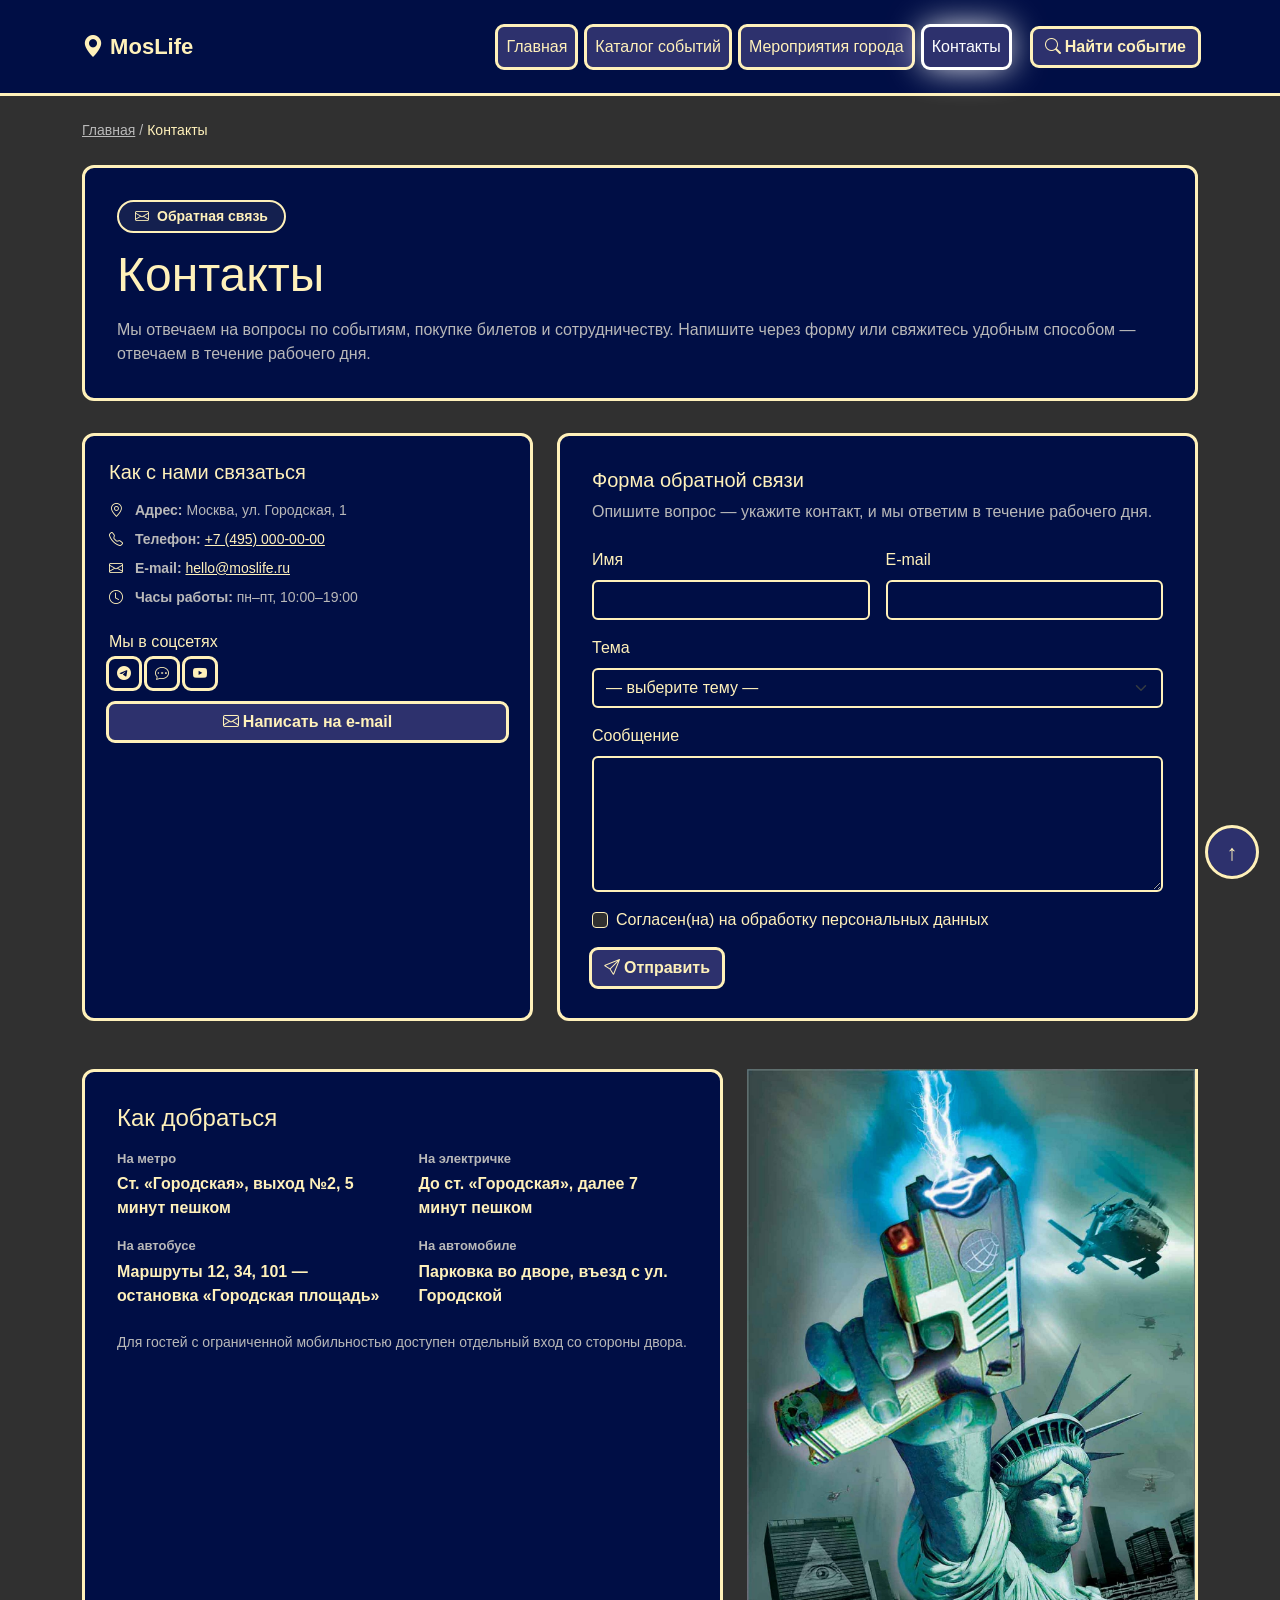
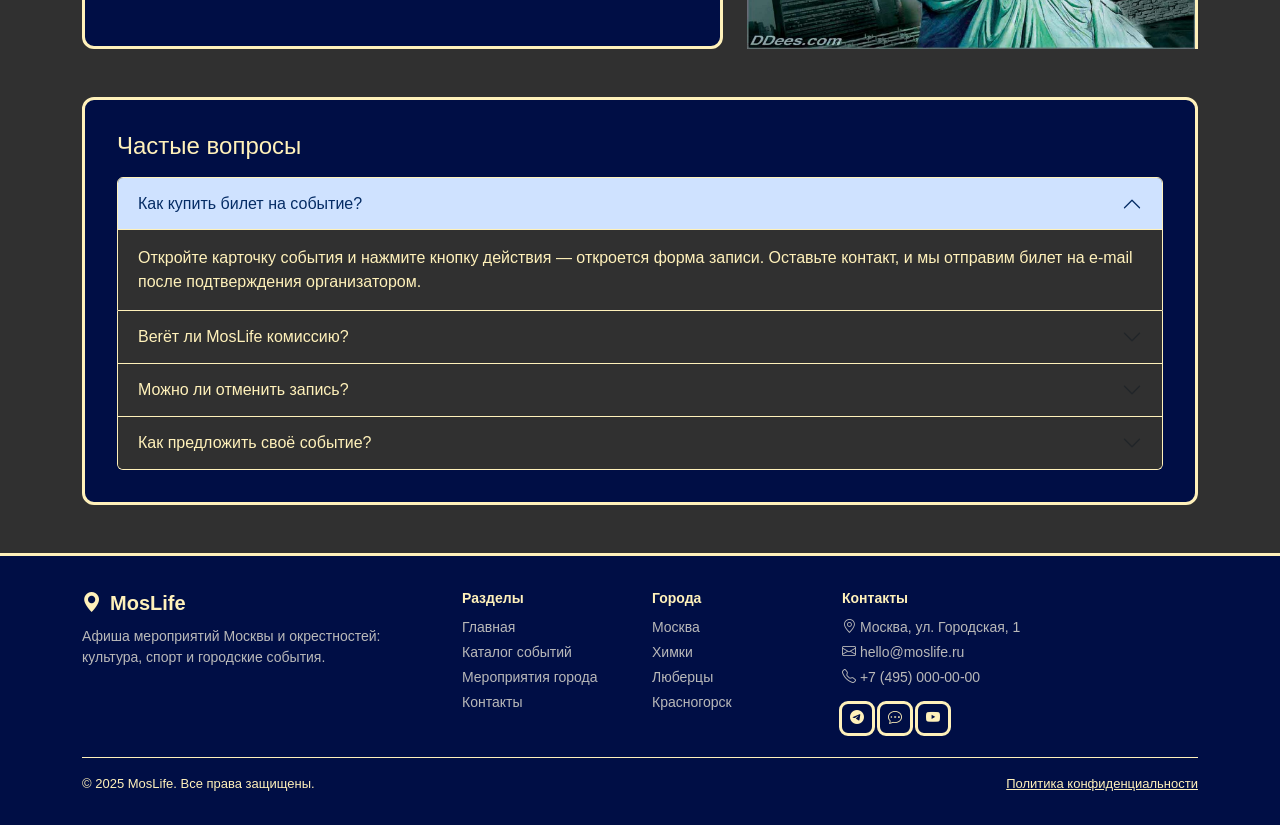
<file: contacts.html>
<!DOCTYPE html>
<html lang="ru">
<head>
  <meta charset="UTF-8">
  <meta name="viewport" content="width=device-width, initial-scale=1">
  <title>Контакты — MosLife</title>
  <meta name="description" content="Контакты MosLife: адрес, телефон, e-mail, соцсети и форма обратной связи. Афиша мероприятий Москвы и окрестностей.">

  <link href="https://cdn.jsdelivr.net/npm/bootstrap@5.3.3/dist/css/bootstrap.min.css" rel="stylesheet">
  <link href="https://cdn.jsdelivr.net/npm/bootstrap-icons@1.11.3/font/bootstrap-icons.css" rel="stylesheet">
  <link href="css/style.css" rel="stylesheet">
</head>
<body>

  <!-- ======= NAVBAR ======= -->
  <nav class="navbar navbar-expand-lg navbar-moslife fixed-top py-2">
    <div class="container">
      <a class="navbar-brand" href="index.html">
        <i class="bi bi-geo-alt-fill" aria-hidden="true"></i> Mos<span class="brand-accent">Life</span>
      </a>
      <button class="navbar-toggler" type="button"
              data-bs-toggle="collapse" data-bs-target="#mainNav"
              aria-controls="mainNav" aria-expanded="false" aria-label="Меню">
        <span class="navbar-toggler-icon"></span>
      </button>

      <div class="collapse navbar-collapse" id="mainNav">
        <ul class="navbar-nav ms-auto align-items-lg-center gap-lg-1 mt-3 mt-lg-0">
          <li class="nav-item"><a class="nav-link" href="index.html">Главная</a></li>
          <li class="nav-item"><a class="nav-link" href="catalog.html">Каталог событий</a></li>
          <li class="nav-item"><a class="nav-link" href="meetings.html">Мероприятия города</a></li>
          <li class="nav-item"><a class="nav-link active" href="contacts.html">Контакты</a></li>
          <li class="nav-item ms-lg-3 mt-2 mt-lg-0">
            <button class="btn btn-moslife-accent w-100"
                    data-bs-toggle="modal" data-bs-target="#searchModal">
              <i class="bi bi-search me-1" aria-hidden="true"></i>Найти событие
            </button>
          </li>
        </ul>
      </div>
    </div>
  </nav>

  <main class="container">

    <!-- ======= ХЛЕБНЫЕ КРОШКИ ======= -->
    <nav class="breadcrumbs" aria-label="Хлебные крошки">
      <a href="index.html">Главная</a>
      <span class="breadcrumbs__sep" aria-hidden="true">/</span>
      <span class="breadcrumbs__current" aria-current="page">Контакты</span>
    </nav>

    <!-- ======= ЗАГОЛОВОК ======= -->
    <section class="hero" aria-labelledby="contacts-title">
      <span class="hero__badge">
        <i class="bi bi-envelope" aria-hidden="true"></i> Обратная связь
      </span>
      <h1 class="hero__title" id="contacts-title">Контакты</h1>
      <p class="hero__lead mb-0">
        Мы отвечаем на вопросы по событиям, покупке билетов и сотрудничеству.
        Напишите через форму или свяжитесь удобным способом — отвечаем в течение рабочего дня.
      </p>
    </section>

    <!-- ======= КОНТАКТЫ + ФОРМА ======= -->
    <section class="mb-5" aria-labelledby="contacts-info-title">
      <div class="row g-4 align-items-stretch">

        <!-- Контактная информация -->
        <div class="col-lg-5">
          <div class="event-side h-100">
            <h2 id="contacts-info-title" class="h5 mb-3">Как с нами связаться</h2>

            <ul class="event-side__list">
              <li>
                <i class="bi bi-geo-alt event-side__check" aria-hidden="true"></i>
                <strong>Адрес:</strong> Москва, ул. Городская, 1
              </li>
              <li>
                <i class="bi bi-telephone event-side__check" aria-hidden="true"></i>
                <strong>Телефон:</strong> <a href="tel:+74950000000">+7 (495) 000-00-00</a>
              </li>
              <li>
                <i class="bi bi-envelope event-side__check" aria-hidden="true"></i>
                <strong>E-mail:</strong> <a href="mailto:hello@moslife.ru">hello@moslife.ru</a>
              </li>
              <li>
                <i class="bi bi-clock event-side__check" aria-hidden="true"></i>
                <strong>Часы работы:</strong> пн–пт, 10:00–19:00
              </li>
            </ul>

            <h3 class="h6 mb-2">Мы в соцсетях</h3>
            <div class="d-flex gap-2 mb-3">
              <a href="#" class="btn btn-moslife-ghost btn-sm" aria-label="Telegram">
                <i class="bi bi-telegram" aria-hidden="true"></i>
              </a>
              <a href="#" class="btn btn-moslife-ghost btn-sm" aria-label="VK">
                <i class="bi bi-chat-dots" aria-hidden="true"></i>
              </a>
              <a href="#" class="btn btn-moslife-ghost btn-sm" aria-label="YouTube">
                <i class="bi bi-youtube" aria-hidden="true"></i>
              </a>
            </div>

            <a href="mailto:hello@moslife.ru" class="btn btn-moslife-accent w-100">
              <i class="bi bi-envelope me-1" aria-hidden="true"></i>Написать на e-mail
            </a>
          </div>
        </div>

        <!-- Форма обратной связи -->
        <div class="col-lg-7">
          <div class="subscribe h-100">
            <h2 class="h5 mb-2">Форма обратной связи</h2>
            <p class="text-muted-soft mb-4">
              Опишите вопрос — укажите контакт, и мы ответим в течение рабочего дня.
            </p>

            <form id="contactForm" action="#" method="post" novalidate>
              <div class="row g-3">
                <div class="col-12 col-md-6">
                  <label class="form-label" for="contact-name">Имя</label>
                  <input class="form-control" type="text" id="contact-name" name="name" required autocomplete="name">
                  <div class="invalid-feedback">Укажите имя.</div>
                </div>
                <div class="col-12 col-md-6">
                  <label class="form-label" for="contact-email">E-mail</label>
                  <input class="form-control" type="email" id="contact-email" name="email" required autocomplete="email">
                  <div class="invalid-feedback">Укажите корректный e-mail.</div>
                </div>
                <div class="col-12">
                  <label class="form-label" for="contact-topic">Тема</label>
                  <select class="form-select" id="contact-topic" name="topic" required>
                    <option value="">— выберите тему —</option>
                    <option>Вопрос по событию</option>
                    <option>Покупка билетов</option>
                    <option>Сотрудничество</option>
                    <option>Проблема на сайте</option>
                    <option>Другое</option>
                  </select>
                  <div class="invalid-feedback">Выберите тему.</div>
                </div>
                <div class="col-12">
                  <label class="form-label" for="contact-message">Сообщение</label>
                  <textarea class="form-control" id="contact-message" name="message" rows="5" required minlength="10"></textarea>
                  <div class="invalid-feedback">Напишите сообщение (не менее 10 символов).</div>
                </div>
                <div class="col-12">
                  <div class="form-check">
                    <input class="form-check-input" type="checkbox" id="contact-agree" name="agree" required>
                    <label class="form-check-label" for="contact-agree">
                      Согласен(на) на обработку персональных данных
                    </label>
                    <div class="invalid-feedback">Нужно согласие.</div>
                  </div>
                </div>
                <div class="col-12 d-flex flex-wrap align-items-center gap-3">
                  <button class="btn btn-moslife-accent" type="submit">
                    <i class="bi bi-send me-1" aria-hidden="true"></i>Отправить
                  </button>
                  <p id="contactStatus" class="small mb-0" role="status" aria-live="polite"></p>
                </div>
              </div>
            </form>
          </div>
        </div>
      </div>
    </section>

    <!-- ======= КАК ДОБРАТЬСЯ ======= -->
    <section class="mb-5" aria-labelledby="route-title">
      <div class="row g-4 align-items-stretch">
        <div class="col-lg-7">
          <div class="event-details h-100">
            <h2 id="route-title" class="h4 mb-3">Как добраться</h2>
            <dl class="event-details__grid">
              <div>
                <dt>На метро</dt>
                <dd>Ст. «Городская», выход №2, 5 минут пешком</dd>
              </div>
              <div>
                <dt>На электричке</dt>
                <dd>До ст. «Городская», далее 7 минут пешком</dd>
              </div>
              <div>
                <dt>На автобусе</dt>
                <dd>Маршруты 12, 34, 101 — остановка «Городская площадь»</dd>
              </div>
              <div>
                <dt>На автомобиле</dt>
                <dd>Парковка во дворе, въезд с ул. Городской</dd>
              </div>
            </dl>
            <p class="text-muted-soft small mb-0">
              Для гостей с ограниченной мобильностью доступен отдельный вход со стороны двора.
            </p>
          </div>
        </div>
        <div class="col-lg-5">
          <div class="event-hero__cover h-100">
            <img class="event-hero__cover-img" src="img/placeholder.png" alt="Карта: Москва, ул. Городская, 1">
          </div>
        </div>
      </div>
    </section>

    <!-- ======= FAQ ======= -->
    <section class="mb-5" aria-labelledby="faq-title">
      <div class="event-details">
        <h2 id="faq-title" class="h4 mb-3">Частые вопросы</h2>
        <div class="accordion" id="faqAccordion">
          <div class="accordion-item">
            <h3 class="accordion-header" id="faq1-heading">
              <button class="accordion-button" type="button" data-bs-toggle="collapse"
                      data-bs-target="#faq1" aria-expanded="true" aria-controls="faq1">
                Как купить билет на событие?
              </button>
            </h3>
            <div id="faq1" class="accordion-collapse collapse show" aria-labelledby="faq1-heading" data-bs-parent="#faqAccordion">
              <div class="accordion-body">
                Откройте карточку события и нажмите кнопку действия — откроется форма записи.
                Оставьте контакт, и мы отправим билет на e-mail после подтверждения организатором.
              </div>
            </div>
          </div>
          <div class="accordion-item">
            <h3 class="accordion-header" id="faq2-heading">
              <button class="accordion-button collapsed" type="button" data-bs-toggle="collapse"
                      data-bs-target="#faq2" aria-expanded="false" aria-controls="faq2">
                Berёт ли MosLife комиссию?
              </button>
            </h3>
            <div id="faq2" class="accordion-collapse collapse" aria-labelledby="faq2-heading" data-bs-parent="#faqAccordion">
              <div class="accordion-body">
                Нет. Вы платите только за событие по цене организатора — MosLife не добавляет
                собственных сборов.
              </div>
            </div>
          </div>
          <div class="accordion-item">
            <h3 class="accordion-header" id="faq3-heading">
              <button class="accordion-button collapsed" type="button" data-bs-toggle="collapse"
                      data-bs-target="#faq3" aria-expanded="false" aria-controls="faq3">
                Можно ли отменить запись?
              </button>
            </h3>
            <div id="faq3" class="accordion-collapse collapse" aria-labelledby="faq3-heading" data-bs-parent="#faqAccordion">
              <div class="accordion-body">
                Да, условия отмены указаны в карточке события. Обычно запись можно отменить
                не позднее чем за 24 часа до начала. Напишите на hello@moslife.ru.
              </div>
            </div>
          </div>
          <div class="accordion-item">
            <h3 class="accordion-header" id="faq4-heading">
              <button class="accordion-button collapsed" type="button" data-bs-toggle="collapse"
                      data-bs-target="#faq4" aria-expanded="false" aria-controls="faq4">
                Как предложить своё событие?
              </button>
            </h3>
            <div id="faq4" class="accordion-collapse collapse" aria-labelledby="faq4-heading" data-bs-parent="#faqAccordion">
              <div class="accordion-body">
                Выберите в форме обратной связи тему «Сотрудничество» и опишите мероприятие:
                дату, место, стоимость и контакт организатора. Мы свяжемся с вами.
              </div>
            </div>
          </div>
        </div>
      </div>
    </section>

  </main>

  <!-- ======= FOOTER ======= -->
  <footer class="site-footer">
    <div class="container">
      <div class="row g-4">
        <div class="col-md-4">
          <a class="site-footer__brand d-inline-flex align-items-center gap-2" href="index.html">
            <i class="bi bi-geo-alt-fill" aria-hidden="true"></i> MosLife
          </a>
          <p class="site-footer__list mt-2 mb-0">
            Афиша мероприятий Москвы и окрестностей: культура, спорт и городские события.
          </p>
        </div>
        <div class="col-6 col-md-2">
          <div class="site-footer__title">Разделы</div>
          <ul class="site-footer__list">
            <li><a href="index.html">Главная</a></li>
            <li><a href="catalog.html">Каталог событий</a></li>
            <li><a href="meetings.html">Мероприятия города</a></li>
            <li><a href="contacts.html">Контакты</a></li>
          </ul>
        </div>
        <div class="col-6 col-md-2">
          <div class="site-footer__title">Города</div>
          <ul class="site-footer__list">
            <li><a href="catalog.html">Москва</a></li>
            <li><a href="catalog.html">Химки</a></li>
            <li><a href="catalog.html">Люберцы</a></li>
            <li><a href="catalog.html">Красногорск</a></li>
          </ul>
        </div>
        <div class="col-md-4">
          <div class="site-footer__title">Контакты</div>
          <ul class="site-footer__list">
            <li><i class="bi bi-geo-alt" aria-hidden="true"></i> Москва, ул. Городская, 1</li>
            <li><i class="bi bi-envelope" aria-hidden="true"></i> hello@moslife.ru</li>
            <li><i class="bi bi-telephone" aria-hidden="true"></i> +7 (495) 000-00-00</li>
          </ul>
          <div class="d-flex gap-2 mt-3">
            <a href="#" class="btn btn-moslife-ghost btn-sm" aria-label="Telegram"><i class="bi bi-telegram" aria-hidden="true"></i></a>
            <a href="#" class="btn btn-moslife-ghost btn-sm" aria-label="VK"><i class="bi bi-chat-dots" aria-hidden="true"></i></a>
            <a href="#" class="btn btn-moslife-ghost btn-sm" aria-label="YouTube"><i class="bi bi-youtube" aria-hidden="true"></i></a>
          </div>
        </div>
      </div>
      <div class="site-footer__bottom d-flex flex-wrap justify-content-between gap-2">
        <span>© 2025 MosLife. Все права защищены.</span>
        <a href="#">Политика конфиденциальности</a>
      </div>
    </div>
  </footer>

  <!-- ======= MODAL: ПОИСК ======= -->
  <div class="modal fade modal-moslife" id="searchModal" tabindex="-1" aria-labelledby="searchModalLabel" aria-hidden="true">
    <div class="modal-dialog modal-dialog-centered">
      <div class="modal-content">
        <div class="modal-header">
          <h2 class="modal-title h5" id="searchModalLabel">Найти событие</h2>
          <button type="button" class="btn-close" data-bs-dismiss="modal" aria-label="Закрыть"></button>
        </div>
        <form action="catalog.html" method="get">
          <div class="modal-body">
            <div class="mb-3">
              <label class="form-label" for="modal-q">Что ищем?</label>
              <input class="form-control" type="text" id="modal-q" name="q" placeholder="Событие, площадка...">
            </div>
            <div class="row g-2">
              <div class="col-sm-6">
                <label class="form-label" for="modal-place">Место</label>
                <select class="form-select" id="modal-place" name="place">
                  <option value="">Везде</option>
                  <option>Только Москва</option>
                  <option>Химки</option>
                  <option>Люберцы</option>
                  <option>Красногорск</option>
                  <option>Одинцово</option>
                  <option>Котельники</option>
                </select>
              </div>
              <div class="col-sm-6">
                <label class="form-label" for="modal-sphere">Сфера</label>
                <select class="form-select" id="modal-sphere" name="sphere">
                  <option value="">Все сферы</option>
                  <option>Культура</option>
                  <option>Спорт</option>
                  <option>Развлечения</option>
                  <option>Образование</option>
                </select>
              </div>
            </div>
          </div>
          <div class="modal-footer">
            <button type="button" class="btn btn-moslife-ghost" data-bs-dismiss="modal">Отмена</button>
            <button type="submit" class="btn btn-moslife-accent">Найти</button>
          </div>
        </form>
      </div>
    </div>
  </div>

  <!-- ======= MODAL: ЗАПИСЬ / ЗАЯВКА (для совместимости с signup.js) ======= -->
  <div class="modal fade modal-moslife" id="signupModal" tabindex="-1"
       aria-labelledby="signupModalLabel" aria-hidden="true">
    <div class="modal-dialog modal-dialog-centered">
      <div class="modal-content">
        <div class="modal-header">
          <h2 class="modal-title h5" id="signupModalLabel">Запись на событие</h2>
          <button type="button" class="btn-close" data-bs-dismiss="modal" aria-label="Закрыть"></button>
        </div>
        <form action="#" method="post" novalidate>
          <div class="modal-body">
            <div class="signup-event" aria-live="polite">
              <div class="signup-event__title" id="signupEventTitle"></div>
              <div class="signup-event__meta">
                <span><i class="bi bi-calendar3" aria-hidden="true"></i> <span id="signupEventDate"></span></span>
                <span><i class="bi bi-geo-alt" aria-hidden="true"></i> <span id="signupEventPlace"></span></span>
                <span><i class="bi bi-ticket-perforated" aria-hidden="true"></i> <span id="signupEventPrice"></span></span>
              </div>
            </div>

            <input type="hidden" id="signupEventField" name="event">

            <div class="mb-3">
              <label class="form-label" for="signupName">Имя и фамилия</label>
              <input class="form-control" type="text" id="signupName" name="name" required autocomplete="name">
              <div class="invalid-feedback">Укажите имя.</div>
            </div>

            <div class="mb-3">
              <label class="form-label" for="signupContact">E-mail или телефон</label>
              <input class="form-control" type="text" id="signupContact" name="contact" required autocomplete="email">
              <div class="invalid-feedback">Укажите e-mail или телефон для связи.</div>
            </div>

            <div class="mb-3">
              <label class="form-label" for="signupComment">Комментарий (необязательно)</label>
              <textarea class="form-control" id="signupComment" name="comment" rows="2"></textarea>
            </div>

            <div class="form-check">
              <input class="form-check-input" type="checkbox" id="signupAgree" name="agree" required>
              <label class="form-check-label" for="signupAgree">
                Согласен(на) на обработку персональных данных
              </label>
              <div class="invalid-feedback">Нужно согласие.</div>
            </div>

            <p id="signupStatus" class="small mb-0 mt-3" role="status" aria-live="polite"></p>
          </div>
          <div class="modal-footer">
            <button type="button" class="btn btn-moslife-ghost" data-bs-dismiss="modal">Отмена</button>
            <button type="submit" class="btn btn-moslife-accent">Отправить заявку</button>
          </div>
        </form>
      </div>
    </div>
  </div>

  <a href="#" class="back-to-top" aria-label="Наверх">↑</a>

  <script src="https://cdn.jsdelivr.net/npm/bootstrap@5.3.3/dist/js/bootstrap.bundle.min.js"></script>
  <script src="js/signup.js"></script>
  <script>
    // Валидация формы обратной связи (демо, без сервера)
    (function () {
      'use strict';
      var form = document.getElementById('contactForm');
      if (!form) return;
      var status = document.getElementById('contactStatus');

      form.addEventListener('submit', function (e) {
        e.preventDefault();
        e.stopPropagation();

        if (!form.checkValidity()) {
          form.classList.add('was-validated');
          if (status) {
            status.textContent = 'Проверьте поля формы.';
            status.classList.remove('text-success');
            status.classList.add('text-danger');
          }
          return;
        }

        var nameInput = form.querySelector('#contact-name');
        var name = nameInput ? nameInput.value.trim() : '';

        if (status) {
          status.textContent = 'Спасибо' + (name ? ', ' + name : '') + '! Сообщение отправлено, мы ответим в течение рабочего дня.';
          status.classList.remove('text-danger');
          status.classList.add('text-success');
        }

        form.reset();
        form.classList.remove('was-validated');

        // Здесь будет реальная отправка:
        // fetch(form.action, { method: 'POST', body: new FormData(form) })
      });
    })();
  </script>
</body>
</html>
</file>
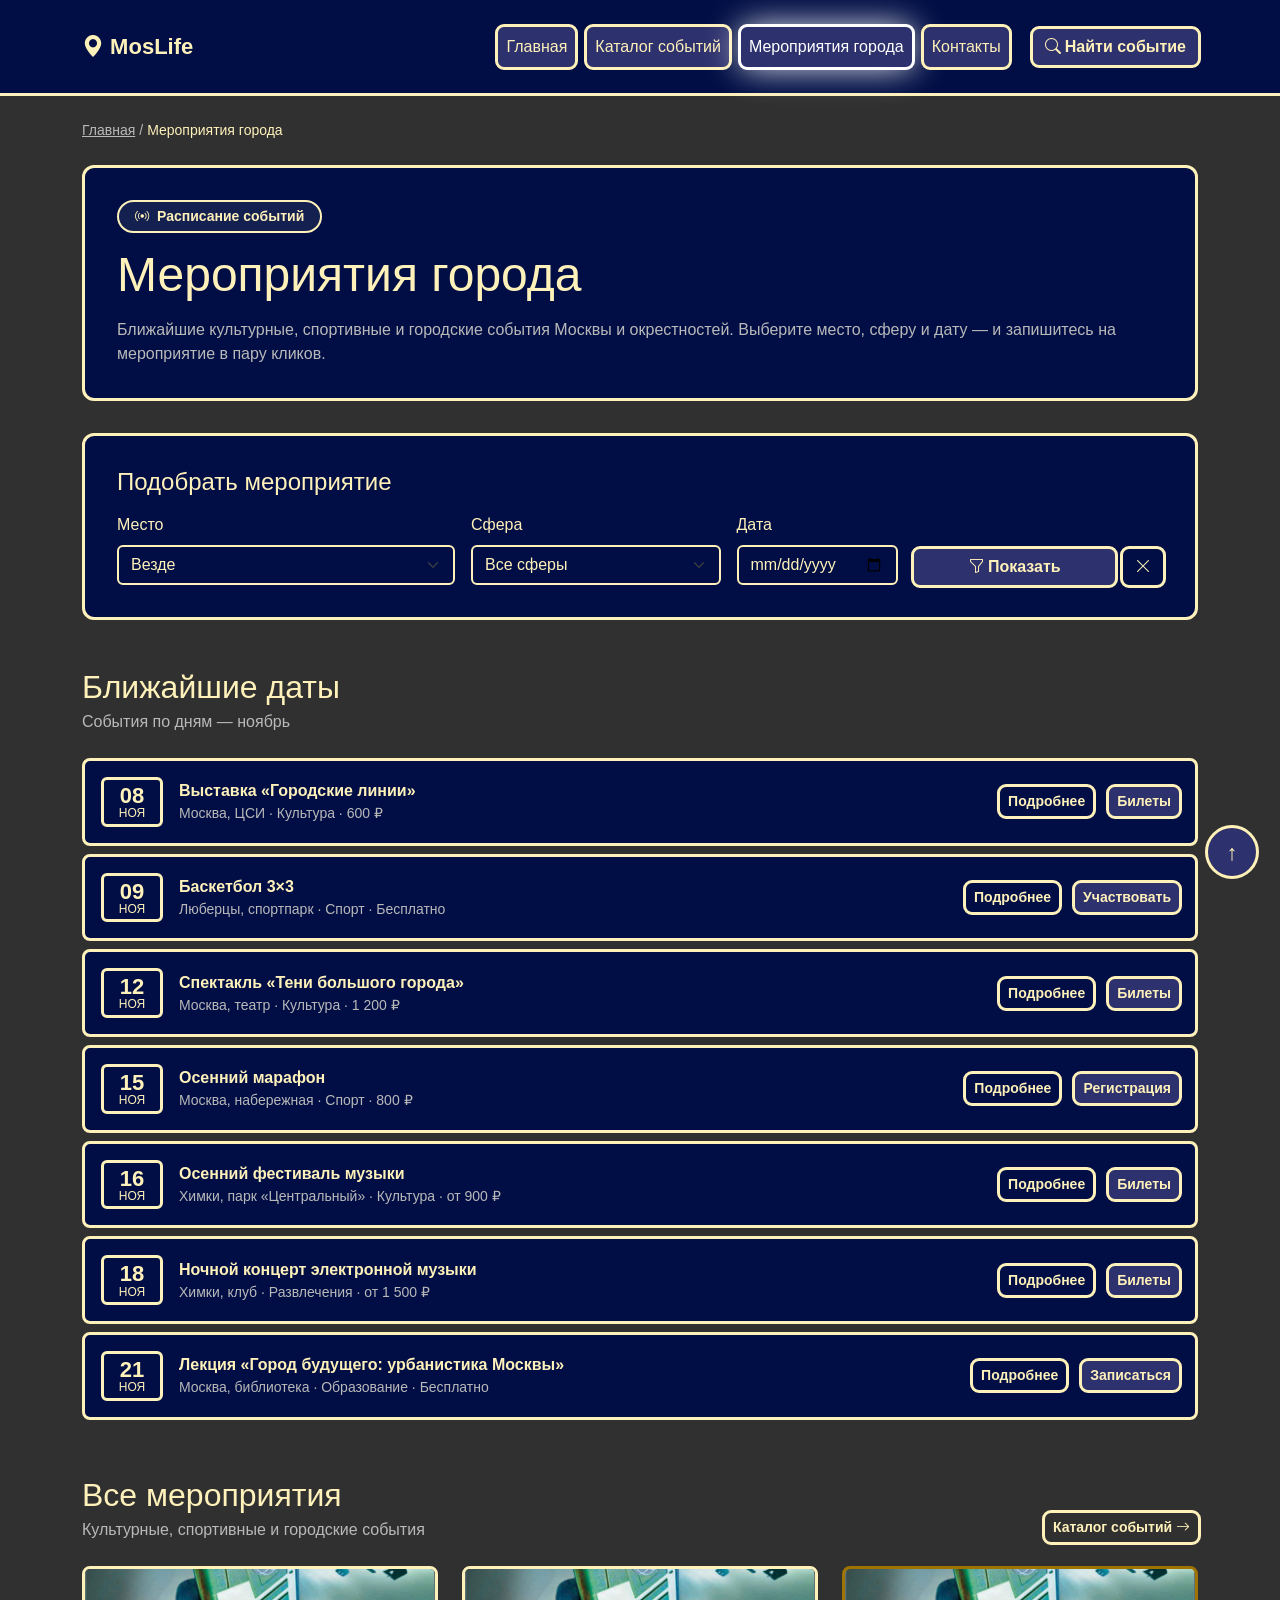
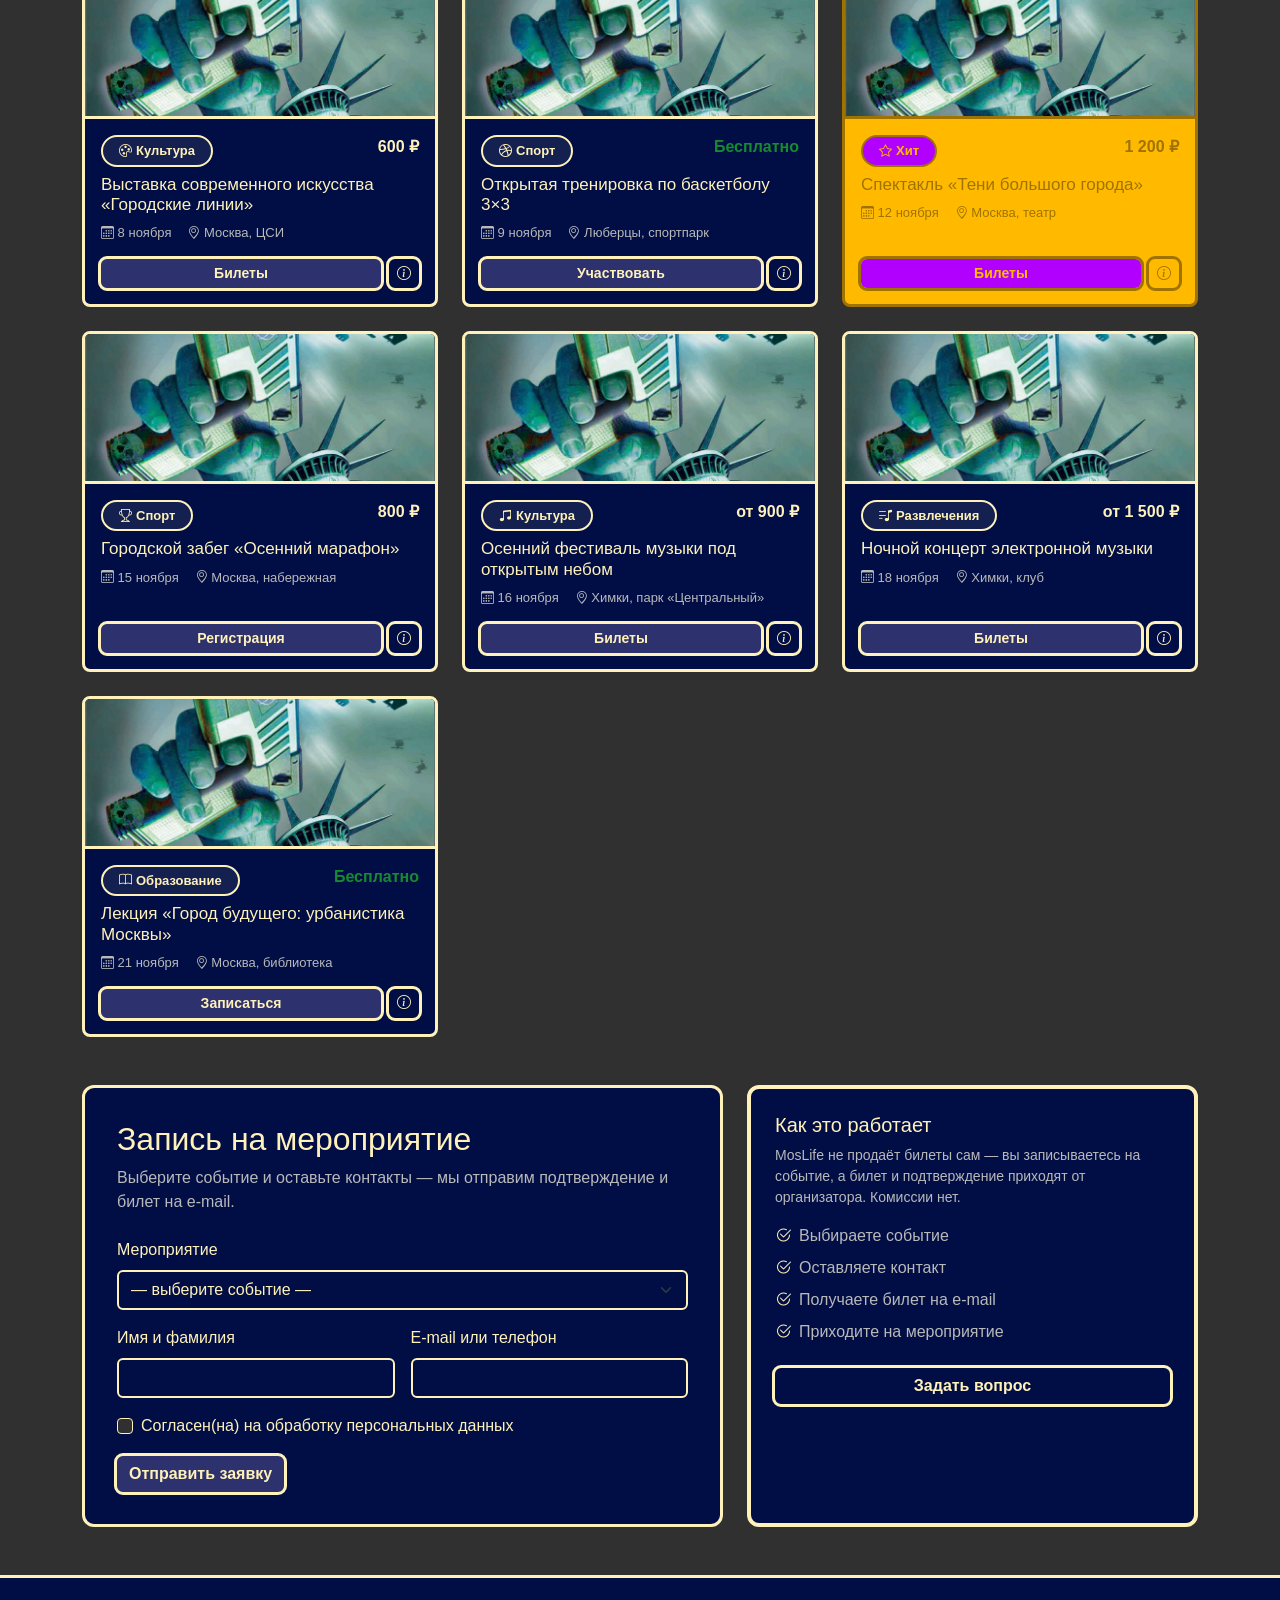
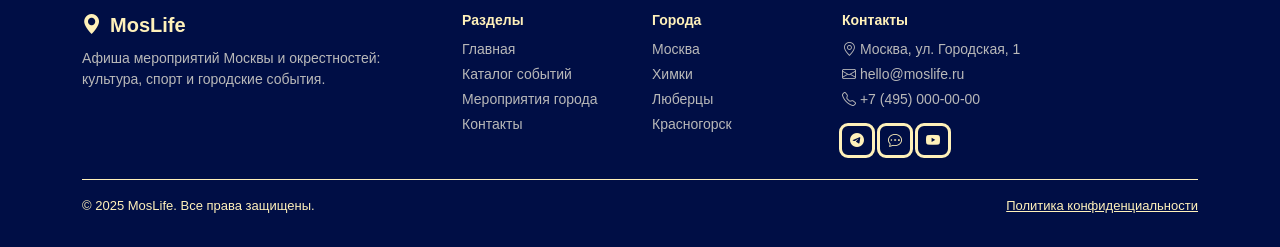
<file: meetings.html>
<!DOCTYPE html>
<html lang="ru">
<head>
  <meta charset="UTF-8">
  <meta name="viewport" content="width=device-width, initial-scale=1">
  <title>Мероприятия города — MosLife</title>
  <meta name="description" content="Мероприятия города Москвы и окрестностей: расписание ближайших событий, фильтры по месту, сфере и дате, запись на мероприятия через MosLife.">

  <link href="https://cdn.jsdelivr.net/npm/bootstrap@5.3.3/dist/css/bootstrap.min.css" rel="stylesheet">
  <link href="https://cdn.jsdelivr.net/npm/bootstrap-icons@1.11.3/font/bootstrap-icons.css" rel="stylesheet">
  <link href="css/style.css" rel="stylesheet">
</head>
<body>

  <!-- ======= NAVBAR ======= -->
  <nav class="navbar navbar-expand-lg navbar-moslife fixed-top py-2">
    <div class="container">
      <a class="navbar-brand" href="index.html">
        <i class="bi bi-geo-alt-fill" aria-hidden="true"></i> Mos<span class="brand-accent">Life</span>
      </a>
      <button class="navbar-toggler" type="button"
              data-bs-toggle="collapse" data-bs-target="#mainNav"
              aria-controls="mainNav" aria-expanded="false" aria-label="Меню">
        <span class="navbar-toggler-icon"></span>
      </button>

      <div class="collapse navbar-collapse" id="mainNav">
        <ul class="navbar-nav ms-auto align-items-lg-center gap-lg-1 mt-3 mt-lg-0">
          <li class="nav-item"><a class="nav-link" href="index.html">Главная</a></li>
          <li class="nav-item"><a class="nav-link" href="catalog.html">Каталог событий</a></li>
          <li class="nav-item"><a class="nav-link active" href="meetings.html">Мероприятия города</a></li>
          <li class="nav-item"><a class="nav-link" href="contacts.html">Контакты</a></li>
          <li class="nav-item ms-lg-3 mt-2 mt-lg-0">
            <button class="btn btn-moslife-accent w-100"
                    data-bs-toggle="modal" data-bs-target="#searchModal">
              <i class="bi bi-search me-1" aria-hidden="true"></i>Найти событие
            </button>
          </li>
        </ul>
      </div>
    </div>
  </nav>

  <main class="container">

    <!-- ======= ХЛЕБНЫЕ КРОШКИ ======= -->
    <nav class="breadcrumbs" aria-label="Хлебные крошки">
      <a href="index.html">Главная</a>
      <span class="breadcrumbs__sep" aria-hidden="true">/</span>
      <span class="breadcrumbs__current" aria-current="page">Мероприятия города</span>
    </nav>

    <!-- ======= ЗАГОЛОВОК РАЗДЕЛА ======= -->
    <section class="hero" aria-labelledby="meetings-title">
      <span class="hero__badge">
        <i class="bi bi-broadcast" aria-hidden="true"></i> Расписание событий
      </span>
      <h1 class="hero__title" id="meetings-title">
        Мероприятия города
      </h1>
      <p class="hero__lead mb-0">
        Ближайшие культурные, спортивные и городские события Москвы и окрестностей.
        Выберите место, сферу и дату — и запишитесь на мероприятие в пару кликов.
      </p>
    </section>

    <!-- ======= ФИЛЬТРЫ ======= -->
    <section class="mb-5" aria-labelledby="filters-title">
      <div class="event-details">
        <h2 id="filters-title" class="h4 mb-3">Подобрать мероприятие</h2>
        <form class="row g-3" action="meetings.html" method="get">
          <div class="col-12 col-md-4">
            <label class="form-label" for="filter-place">Место</label>
            <select class="form-select" id="filter-place" name="place">
              <option value="">Везде</option>
              <option>Только Москва</option>
              <option>Химки</option>
              <option>Люберцы</option>
              <option>Красногорск</option>
              <option>Одинцово</option>
              <option>Котельники</option>
            </select>
          </div>
          <div class="col-12 col-md-3">
            <label class="form-label" for="filter-sphere">Сфера</label>
            <select class="form-select" id="filter-sphere" name="sphere">
              <option value="">Все сферы</option>
              <option>Культура</option>
              <option>Спорт</option>
              <option>Развлечения</option>
              <option>Образование</option>
            </select>
          </div>
          <div class="col-6 col-md-2">
            <label class="form-label" for="filter-date">Дата</label>
            <input class="form-control" type="date" id="filter-date" name="date">
          </div>
          <div class="col-6 col-md-3 d-flex align-items-end gap-2">
            <button class="btn btn-moslife-accent flex-grow-1" type="submit">
              <i class="bi bi-funnel me-1" aria-hidden="true"></i>Показать
            </button>
            <a href="meetings.html" class="btn btn-moslife-ghost" aria-label="Сбросить фильтры">
              <i class="bi bi-x-lg" aria-hidden="true"></i>
            </a>
          </div>
        </form>
      </div>
    </section>

    <!-- ======= БЛИЖАЙШИЕ ДАТЫ ======= -->
    <section class="mb-5" aria-labelledby="dates-title">
      <div class="d-flex flex-wrap justify-content-between align-items-end gap-2 mb-4">
        <div>
          <h2 id="dates-title" class="mb-1">Ближайшие даты</h2>
          <p class="text-muted-soft mb-0">События по дням — ноябрь</p>
        </div>
      </div>

      <ul class="list-group meet-list">
        <li class="list-group-item d-flex align-items-center gap-3 py-3">
          <div class="meet-date">
            <span class="meet-date__day">08</span>
            <span class="meet-date__month">ноя</span>
          </div>
          <div class="flex-grow-1">
            <div class="fw-semibold">Выставка «Городские линии»</div>
            <div class="small text-muted-soft">Москва, ЦСИ · Культура · 600 ₽</div>
          </div>
          <a href="events/gorodskie-linii.html" class="btn btn-moslife-ghost btn-sm">Подробнее</a>
          <button type="button" class="btn btn-moslife-accent btn-sm"
                  data-bs-toggle="modal" data-bs-target="#signupModal"
                  data-event-title="Выставка «Городские линии»"
                  data-event-date="8 ноября"
                  data-event-place="Москва, ЦСИ"
                  data-event-price="600 ₽"
                  data-event-action="Купить билет">Билеты</button>
        </li>
        <li class="list-group-item d-flex align-items-center gap-3 py-3">
          <div class="meet-date">
            <span class="meet-date__day">09</span>
            <span class="meet-date__month">ноя</span>
          </div>
          <div class="flex-grow-1">
            <div class="fw-semibold">Баскетбол 3×3</div>
            <div class="small text-muted-soft">Люберцы, спортпарк · Спорт · Бесплатно</div>
          </div>
          <a href="events/basketball-3x3.html" class="btn btn-moslife-ghost btn-sm">Подробнее</a>
          <button type="button" class="btn btn-moslife-accent btn-sm"
                  data-bs-toggle="modal" data-bs-target="#signupModal"
                  data-event-title="Баскетбол 3×3"
                  data-event-date="9 ноября"
                  data-event-place="Люберцы, спортпарк"
                  data-event-price="Бесплатно"
                  data-event-action="Участвовать">Участвовать</button>
        </li>
        <li class="list-group-item d-flex align-items-center gap-3 py-3">
          <div class="meet-date">
            <span class="meet-date__day">12</span>
            <span class="meet-date__month">ноя</span>
          </div>
          <div class="flex-grow-1">
            <div class="fw-semibold">Спектакль «Тени большого города»</div>
            <div class="small text-muted-soft">Москва, театр · Культура · 1 200 ₽</div>
          </div>
          <a href="events/teni-bolshogo-goroda.html" class="btn btn-moslife-ghost btn-sm">Подробнее</a>
          <button type="button" class="btn btn-moslife-accent btn-sm"
                  data-bs-toggle="modal" data-bs-target="#signupModal"
                  data-event-title="Спектакль «Тени большого города»"
                  data-event-date="12 ноября"
                  data-event-place="Москва, театр"
                  data-event-price="1 200 ₽"
                  data-event-action="Купить билет">Билеты</button>
        </li>
        <li class="list-group-item d-flex align-items-center gap-3 py-3">
          <div class="meet-date">
            <span class="meet-date__day">15</span>
            <span class="meet-date__month">ноя</span>
          </div>
          <div class="flex-grow-1">
            <div class="fw-semibold">Осенний марафон</div>
            <div class="small text-muted-soft">Москва, набережная · Спорт · 800 ₽</div>
          </div>
          <a href="events/osenniy-marafon.html" class="btn btn-moslife-ghost btn-sm">Подробнее</a>
          <button type="button" class="btn btn-moslife-accent btn-sm"
                  data-bs-toggle="modal" data-bs-target="#signupModal"
                  data-event-title="Осенний марафон"
                  data-event-date="15 ноября"
                  data-event-place="Москва, набережная"
                  data-event-price="800 ₽"
                  data-event-action="Зарегистрироваться">Регистрация</button>
        </li>
        <li class="list-group-item d-flex align-items-center gap-3 py-3">
          <div class="meet-date">
            <span class="meet-date__day">16</span>
            <span class="meet-date__month">ноя</span>
          </div>
          <div class="flex-grow-1">
            <div class="fw-semibold">Осенний фестиваль музыки</div>
            <div class="small text-muted-soft">Химки, парк «Центральный» · Культура · от 900 ₽</div>
          </div>
          <a href="events/osenniy-festival.html" class="btn btn-moslife-ghost btn-sm">Подробнее</a>
          <button type="button" class="btn btn-moslife-accent btn-sm"
                  data-bs-toggle="modal" data-bs-target="#signupModal"
                  data-event-title="Осенний фестиваль музыки под открытым небом"
                  data-event-date="16 ноября, 18:00"
                  data-event-place="Химки, парк «Центральный»"
                  data-event-price="от 900 ₽"
                  data-event-action="Купить билет">Билеты</button>
        </li>
        <li class="list-group-item d-flex align-items-center gap-3 py-3">
          <div class="meet-date">
            <span class="meet-date__day">18</span>
            <span class="meet-date__month">ноя</span>
          </div>
          <div class="flex-grow-1">
            <div class="fw-semibold">Ночной концерт электронной музыки</div>
            <div class="small text-muted-soft">Химки, клуб · Развлечения · от 1 500 ₽</div>
          </div>
          <a href="events/nochnoy-koncert.html" class="btn btn-moslife-ghost btn-sm">Подробнее</a>
          <button type="button" class="btn btn-moslife-accent btn-sm"
                  data-bs-toggle="modal" data-bs-target="#signupModal"
                  data-event-title="Ночной концерт электронной музыки"
                  data-event-date="18 ноября"
                  data-event-place="Химки, клуб"
                  data-event-price="от 1 500 ₽"
                  data-event-action="Купить билет">Билеты</button>
        </li>
        <li class="list-group-item d-flex align-items-center gap-3 py-3">
          <div class="meet-date">
            <span class="meet-date__day">21</span>
            <span class="meet-date__month">ноя</span>
          </div>
          <div class="flex-grow-1">
            <div class="fw-semibold">Лекция «Город будущего: урбанистика Москвы»</div>
            <div class="small text-muted-soft">Москва, библиотека · Образование · Бесплатно</div>
          </div>
          <a href="events/urbanistika-moskvy.html" class="btn btn-moslife-ghost btn-sm">Подробнее</a>
          <button type="button" class="btn btn-moslife-accent btn-sm"
                  data-bs-toggle="modal" data-bs-target="#signupModal"
                  data-event-title="Лекция «Город будущего: урбанистика Москвы»"
                  data-event-date="21 ноября"
                  data-event-place="Москва, библиотека"
                  data-event-price="Бесплатно"
                  data-event-action="Записаться">Записаться</button>
        </li>
      </ul>
    </section>

    <!-- ======= СЕТКА МЕРОПРИЯТИЙ ======= -->
    <section class="mb-5" aria-labelledby="all-events-title">
      <div class="d-flex flex-wrap justify-content-between align-items-end gap-2 mb-4">
        <div>
          <h2 id="all-events-title" class="mb-1">Все мероприятия</h2>
          <p class="text-muted-soft mb-0">Культурные, спортивные и городские события</p>
        </div>
        <a href="catalog.html" class="btn btn-moslife-ghost btn-sm">Каталог событий <i class="bi bi-arrow-right" aria-hidden="true"></i></a>
      </div>

      <div class="row g-4">

        <div class="col-sm-6 col-lg-4">
          <article class="card card-event">
            <div class="card-event__cover">
              <img class="card-event__cover-img" src="img/placeholder.png" alt="Выставка современного искусства «Городские линии»">
            </div>
            <div class="card-body d-flex flex-column">
              <div class="d-flex justify-content-between align-items-start mb-2">
                <span class="chip"><i class="bi bi-palette chip__icon" aria-hidden="true"></i>Культура</span>
                <span class="card-event__price">600 ₽</span>
              </div>
              <h3 class="card-title">Выставка современного искусства «Городские линии»</h3>
              <p class="card-event__meta mb-3">
                <span><i class="bi bi-calendar3" aria-hidden="true"></i> 8 ноября</span>
                <span><i class="bi bi-geo-alt" aria-hidden="true"></i> Москва, ЦСИ</span>
              </p>
              <div class="mt-auto d-flex gap-2">
                <button type="button" class="btn btn-moslife-accent btn-sm flex-grow-1"
                        data-bs-toggle="modal" data-bs-target="#signupModal"
                        data-event-title="Выставка современного искусства «Городские линии»"
                        data-event-date="8 ноября"
                        data-event-place="Москва, ЦСИ"
                        data-event-price="600 ₽"
                        data-event-action="Купить билет">Билеты</button>
                <a href="events/gorodskie-linii.html" class="btn btn-moslife-ghost btn-sm" aria-label="Подробнее"><i class="bi bi-info-circle" aria-hidden="true"></i></a>
              </div>
            </div>
          </article>
        </div>

        <div class="col-sm-6 col-lg-4">
          <article class="card card-event">
            <div class="card-event__cover">
              <img class="card-event__cover-img" src="img/placeholder.png" alt="Открытая тренировка по баскетболу 3×3">
            </div>
            <div class="card-body d-flex flex-column">
              <div class="d-flex justify-content-between align-items-start mb-2">
                <span class="chip"><i class="bi bi-dribbble chip__icon" aria-hidden="true"></i>Спорт</span>
                <span class="card-event__price card-event__price--free">Бесплатно</span>
              </div>
              <h3 class="card-title">Открытая тренировка по баскетболу 3×3</h3>
              <p class="card-event__meta mb-3">
                <span><i class="bi bi-calendar3" aria-hidden="true"></i> 9 ноября</span>
                <span><i class="bi bi-geo-alt" aria-hidden="true"></i> Люберцы, спортпарк</span>
              </p>
              <div class="mt-auto d-flex gap-2">
                <button type="button" class="btn btn-moslife-accent btn-sm flex-grow-1"
                        data-bs-toggle="modal" data-bs-target="#signupModal"
                        data-event-title="Открытая тренировка по баскетболу 3×3"
                        data-event-date="9 ноября"
                        data-event-place="Люберцы, спортпарк"
                        data-event-price="Бесплатно"
                        data-event-action="Записаться на тренировку">Участвовать</button>
                <a href="events/basketball-3x3.html" class="btn btn-moslife-ghost btn-sm" aria-label="Подробнее"><i class="bi bi-info-circle" aria-hidden="true"></i></a>
              </div>
            </div>
          </article>
        </div>

        <div class="col-sm-6 col-lg-4">
          <article class="card card-event card-event--featured">
            <div class="card-event__cover">
              <img class="card-event__cover-img" src="img/placeholder.png" alt="Спектакль «Тени большого города»">
            </div>
            <div class="card-body d-flex flex-column">
              <div class="d-flex justify-content-between align-items-start mb-2">
                <span class="chip"><i class="bi bi-star chip__icon" aria-hidden="true"></i>Хит</span>
                <span class="card-event__price">1 200 ₽</span>
              </div>
              <h3 class="card-title">Спектакль «Тени большого города»</h3>
              <p class="card-event__meta mb-3">
                <span><i class="bi bi-calendar3" aria-hidden="true"></i> 12 ноября</span>
                <span><i class="bi bi-geo-alt" aria-hidden="true"></i> Москва, театр</span>
              </p>
              <div class="mt-auto d-flex gap-2">
                <button type="button" class="btn btn-moslife-accent btn-sm flex-grow-1"
                        data-bs-toggle="modal" data-bs-target="#signupModal"
                        data-event-title="Спектакль «Тени большого города»"
                        data-event-date="12 ноября"
                        data-event-place="Москва, театр"
                        data-event-price="1 200 ₽"
                        data-event-action="Купить билет">Билеты</button>
                <a href="events/teni-bolshogo-goroda.html" class="btn btn-moslife-ghost btn-sm" aria-label="Подробнее"><i class="bi bi-info-circle" aria-hidden="true"></i></a>
              </div>
            </div>
          </article>
        </div>

        <div class="col-sm-6 col-lg-4">
          <article class="card card-event">
            <div class="card-event__cover">
              <img class="card-event__cover-img" src="img/placeholder.png" alt="Городской забег «Осенний марафон»">
            </div>
            <div class="card-body d-flex flex-column">
              <div class="d-flex justify-content-between align-items-start mb-2">
                <span class="chip"><i class="bi bi-trophy chip__icon" aria-hidden="true"></i>Спорт</span>
                <span class="card-event__price">800 ₽</span>
              </div>
              <h3 class="card-title">Городской забег «Осенний марафон»</h3>
              <p class="card-event__meta mb-3">
                <span><i class="bi bi-calendar3" aria-hidden="true"></i> 15 ноября</span>
                <span><i class="bi bi-geo-alt" aria-hidden="true"></i> Москва, набережная</span>
              </p>
              <div class="mt-auto d-flex gap-2">
                <button type="button" class="btn btn-moslife-accent btn-sm flex-grow-1"
                        data-bs-toggle="modal" data-bs-target="#signupModal"
                        data-event-title="Городской забег «Осенний марафон»"
                        data-event-date="15 ноября"
                        data-event-place="Москва, набережная"
                        data-event-price="800 ₽"
                        data-event-action="Зарегистрироваться">Регистрация</button>
                <a href="events/osenniy-marafon.html" class="btn btn-moslife-ghost btn-sm" aria-label="Подробнее"><i class="bi bi-info-circle" aria-hidden="true"></i></a>
              </div>
            </div>
          </article>
        </div>

        <div class="col-sm-6 col-lg-4">
          <article class="card card-event">
            <div class="card-event__cover">
              <img class="card-event__cover-img" src="img/placeholder.png" alt="Осенний фестиваль музыки">
            </div>
            <div class="card-body d-flex flex-column">
              <div class="d-flex justify-content-between align-items-start mb-2">
                <span class="chip"><i class="bi bi-music-note-beamed chip__icon" aria-hidden="true"></i>Культура</span>
                <span class="card-event__price">от 900 ₽</span>
              </div>
              <h3 class="card-title">Осенний фестиваль музыки под открытым небом</h3>
              <p class="card-event__meta mb-3">
                <span><i class="bi bi-calendar3" aria-hidden="true"></i> 16 ноября</span>
                <span><i class="bi bi-geo-alt" aria-hidden="true"></i> Химки, парк «Центральный»</span>
              </p>
              <div class="mt-auto d-flex gap-2">
                <button type="button" class="btn btn-moslife-accent btn-sm flex-grow-1"
                        data-bs-toggle="modal" data-bs-target="#signupModal"
                        data-event-title="Осенний фестиваль музыки под открытым небом"
                        data-event-date="16 ноября"
                        data-event-place="Химки, парк «Центральный»"
                        data-event-price="от 900 ₽"
                        data-event-action="Купить билет">Билеты</button>
                <a href="events/osenniy-festival.html" class="btn btn-moslife-ghost btn-sm" aria-label="Подробнее"><i class="bi bi-info-circle" aria-hidden="true"></i></a>
              </div>
            </div>
          </article>
        </div>

        <div class="col-sm-6 col-lg-4">
          <article class="card card-event">
            <div class="card-event__cover">
              <img class="card-event__cover-img" src="img/placeholder.png" alt="Ночной концерт электронной музыки">
            </div>
            <div class="card-body d-flex flex-column">
              <div class="d-flex justify-content-between align-items-start mb-2">
                <span class="chip"><i class="bi bi-music-note-list chip__icon" aria-hidden="true"></i>Развлечения</span>
                <span class="card-event__price">от 1 500 ₽</span>
              </div>
              <h3 class="card-title">Ночной концерт электронной музыки</h3>
              <p class="card-event__meta mb-3">
                <span><i class="bi bi-calendar3" aria-hidden="true"></i> 18 ноября</span>
                <span><i class="bi bi-geo-alt" aria-hidden="true"></i> Химки, клуб</span>
              </p>
              <div class="mt-auto d-flex gap-2">
                <button type="button" class="btn btn-moslife-accent btn-sm flex-grow-1"
                        data-bs-toggle="modal" data-bs-target="#signupModal"
                        data-event-title="Ночной концерт электронной музыки"
                        data-event-date="18 ноября"
                        data-event-place="Химки, клуб"
                        data-event-price="от 1 500 ₽"
                        data-event-action="Купить билет">Билеты</button>
                <a href="events/nochnoy-koncert.html" class="btn btn-moslife-ghost btn-sm" aria-label="Подробнее"><i class="bi bi-info-circle" aria-hidden="true"></i></a>
              </div>
            </div>
          </article>
        </div>

        <div class="col-sm-6 col-lg-4">
          <article class="card card-event">
            <div class="card-event__cover">
              <img class="card-event__cover-img" src="img/placeholder.png" alt="Лекция «Город будущего: урбанистика Москвы»">
            </div>
            <div class="card-body d-flex flex-column">
              <div class="d-flex justify-content-between align-items-start mb-2">
                <span class="chip"><i class="bi bi-book chip__icon" aria-hidden="true"></i>Образование</span>
                <span class="card-event__price card-event__price--free">Бесплатно</span>
              </div>
              <h3 class="card-title">Лекция «Город будущего: урбанистика Москвы»</h3>
              <p class="card-event__meta mb-3">
                <span><i class="bi bi-calendar3" aria-hidden="true"></i> 21 ноября</span>
                <span><i class="bi bi-geo-alt" aria-hidden="true"></i> Москва, библиотека</span>
              </p>
              <div class="mt-auto d-flex gap-2">
                <button type="button" class="btn btn-moslife-accent btn-sm flex-grow-1"
                        data-bs-toggle="modal" data-bs-target="#signupModal"
                        data-event-title="Лекция «Город будущего: урбанистика Москвы»"
                        data-event-date="21 ноября"
                        data-event-place="Москва, библиотека"
                        data-event-price="Бесплатно"
                        data-event-action="Записаться">Записаться</button>
                <a href="events/urbanistika-moskvy.html" class="btn btn-moslife-ghost btn-sm" aria-label="Подробнее"><i class="bi bi-info-circle" aria-hidden="true"></i></a>
              </div>
            </div>
          </article>
        </div>

      </div>
    </section>

    <!-- ======= ФОРМА ЗАПИСИ НА МЕРОПРИЯТИЕ ======= -->
    <section class="mb-5" aria-labelledby="signup-title">
      <div class="row g-4 align-items-stretch">
        <div class="col-lg-7">
          <div class="subscribe">
            <h2 id="signup-title" class="mb-2">Запись на мероприятие</h2>
            <p class="text-muted-soft mb-4">
              Выберите событие и оставьте контакты — мы отправим подтверждение и билет на e-mail.
            </p>
            <form class="row g-3" action="#" method="post" novalidate>
              <div class="col-12">
                <label class="form-label" for="direct-event">Мероприятие</label>
                <select class="form-select" id="direct-event" name="event" required>
                  <option value="">— выберите событие —</option>
                  <option>Выставка «Городские линии»</option>
                  <option>Баскетбол 3×3</option>
                  <option>Спектакль «Тени большого города»</option>
                  <option>Осенний марафон</option>
                  <option>Осенний фестиваль музыки</option>
                  <option>Ночной концерт электронной музыки</option>
                  <option>Лекция «Город будущего»</option>
                </select>
                <div class="invalid-feedback">Выберите мероприятие.</div>
              </div>
              <div class="col-12 col-md-6">
                <label class="form-label" for="direct-name">Имя и фамилия</label>
                <input class="form-control" type="text" id="direct-name" name="name" required autocomplete="name">
                <div class="invalid-feedback">Укажите имя.</div>
              </div>
              <div class="col-12 col-md-6">
                <label class="form-label" for="direct-contact">E-mail или телефон</label>
                <input class="form-control" type="text" id="direct-contact" name="contact" required autocomplete="email">
                <div class="invalid-feedback">Укажите контакт.</div>
              </div>
              <div class="col-12">
                <div class="form-check">
                  <input class="form-check-input" type="checkbox" id="direct-agree" name="agree" required>
                  <label class="form-check-label" for="direct-agree">Согласен(на) на обработку персональных данных</label>
                  <div class="invalid-feedback">Нужно согласие.</div>
                </div>
              </div>
              <div class="col-12">
                <button class="btn btn-moslife-accent" type="submit">Отправить заявку</button>
              </div>
            </form>
          </div>
        </div>

        <div class="col-lg-5">
          <aside class="info-panel" aria-labelledby="info-title">
            <h2 id="info-title" class="h5 mb-2">Как это работает</h2>
            <p class="text-muted-soft small mb-3">
              MosLife не продаёт билеты сам — вы записываетесь на событие, а билет и подтверждение
              приходят от организатора. Комиссии нет.
            </p>
            <ul class="info-panel__list">
              <li><i class="bi bi-check2-circle info-panel__check" aria-hidden="true"></i>Выбираете событие</li>
              <li><i class="bi bi-check2-circle info-panel__check" aria-hidden="true"></i>Оставляете контакт</li>
              <li><i class="bi bi-check2-circle info-panel__check" aria-hidden="true"></i>Получаете билет на e-mail</li>
              <li><i class="bi bi-check2-circle info-panel__check" aria-hidden="true"></i>Приходите на мероприятие</li>
            </ul>
            <a href="contacts.html" class="btn btn-moslife-ghost w-100">Задать вопрос</a>
          </aside>
        </div>
      </div>
    </section>

  </main>

  <!-- ======= FOOTER ======= -->
  <footer class="site-footer">
    <div class="container">
      <div class="row g-4">
        <div class="col-md-4">
          <a class="site-footer__brand d-inline-flex align-items-center gap-2" href="index.html">
            <i class="bi bi-geo-alt-fill" aria-hidden="true"></i> MosLife
          </a>
          <p class="site-footer__list mt-2 mb-0">
            Афиша мероприятий Москвы и окрестностей: культура, спорт и городские события.
          </p>
        </div>
        <div class="col-6 col-md-2">
          <div class="site-footer__title">Разделы</div>
          <ul class="site-footer__list">
            <li><a href="index.html">Главная</a></li>
            <li><a href="catalog.html">Каталог событий</a></li>
            <li><a href="meetings.html">Мероприятия города</a></li>
            <li><a href="contacts.html">Контакты</a></li>
          </ul>
        </div>
        <div class="col-6 col-md-2">
          <div class="site-footer__title">Города</div>
          <ul class="site-footer__list">
            <li><a href="catalog.html">Москва</a></li>
            <li><a href="catalog.html">Химки</a></li>
            <li><a href="catalog.html">Люберцы</a></li>
            <li><a href="catalog.html">Красногорск</a></li>
          </ul>
        </div>
        <div class="col-md-4">
          <div class="site-footer__title">Контакты</div>
          <ul class="site-footer__list">
            <li><i class="bi bi-geo-alt" aria-hidden="true"></i> Москва, ул. Городская, 1</li>
            <li><i class="bi bi-envelope" aria-hidden="true"></i> hello@moslife.ru</li>
            <li><i class="bi bi-telephone" aria-hidden="true"></i> +7 (495) 000-00-00</li>
          </ul>
          <div class="d-flex gap-2 mt-3">
            <a href="#" class="btn btn-moslife-ghost btn-sm" aria-label="Telegram"><i class="bi bi-telegram" aria-hidden="true"></i></a>
            <a href="#" class="btn btn-moslife-ghost btn-sm" aria-label="VK"><i class="bi bi-chat-dots" aria-hidden="true"></i></a>
            <a href="#" class="btn btn-moslife-ghost btn-sm" aria-label="YouTube"><i class="bi bi-youtube" aria-hidden="true"></i></a>
          </div>
        </div>
      </div>
      <div class="site-footer__bottom d-flex flex-wrap justify-content-between gap-2">
        <span>© 2025 MosLife. Все права защищены.</span>
        <a href="#">Политика конфиденциальности</a>
      </div>
    </div>
  </footer>

  <!-- ======= MODAL: ПОИСК ======= -->
  <div class="modal fade modal-moslife" id="searchModal" tabindex="-1" aria-labelledby="searchModalLabel" aria-hidden="true">
    <div class="modal-dialog modal-dialog-centered">
      <div class="modal-content">
        <div class="modal-header">
          <h2 class="modal-title h5" id="searchModalLabel">Найти событие</h2>
          <button type="button" class="btn-close" data-bs-dismiss="modal" aria-label="Закрыть"></button>
        </div>
        <form action="catalog.html" method="get">
          <div class="modal-body">
            <div class="mb-3">
              <label class="form-label" for="modal-q">Что ищем?</label>
              <input class="form-control" type="text" id="modal-q" name="q" placeholder="Событие, площадка...">
            </div>
            <div class="row g-2">
              <div class="col-sm-6">
                <label class="form-label" for="modal-place">Место</label>
                <select class="form-select" id="modal-place" name="place">
                  <option value="">Везде</option>
                  <option>Только Москва</option>
                  <option>Химки</option>
                  <option>Люберцы</option>
                  <option>Красногорск</option>
                  <option>Одинцово</option>
                  <option>Котельники</option>
                </select>
              </div>
              <div class="col-sm-6">
                <label class="form-label" for="modal-sphere">Сфера</label>
                <select class="form-select" id="modal-sphere" name="sphere">
                  <option value="">Все сферы</option>
                  <option>Культура</option>
                  <option>Спорт</option>
                  <option>Развлечения</option>
                  <option>Образование</option>
                </select>
              </div>
            </div>
          </div>
          <div class="modal-footer">
            <button type="button" class="btn btn-moslife-ghost" data-bs-dismiss="modal">Отмена</button>
            <button type="submit" class="btn btn-moslife-accent">Найти</button>
          </div>
        </form>
      </div>
    </div>
  </div>

  <!-- ======= MODAL: ЗАПИСЬ / ЗАЯВКА ======= -->
  <div class="modal fade modal-moslife" id="signupModal" tabindex="-1"
       aria-labelledby="signupModalLabel" aria-hidden="true">
    <div class="modal-dialog modal-dialog-centered">
      <div class="modal-content">
        <div class="modal-header">
          <h2 class="modal-title h5" id="signupModalLabel">Запись на событие</h2>
          <button type="button" class="btn-close" data-bs-dismiss="modal" aria-label="Закрыть"></button>
        </div>
        <form action="#" method="post" novalidate>
          <div class="modal-body">
            <div class="signup-event" aria-live="polite">
              <div class="signup-event__title" id="signupEventTitle"></div>
              <div class="signup-event__meta">
                <span><i class="bi bi-calendar3" aria-hidden="true"></i> <span id="signupEventDate"></span></span>
                <span><i class="bi bi-geo-alt" aria-hidden="true"></i> <span id="signupEventPlace"></span></span>
                <span><i class="bi bi-ticket-perforated" aria-hidden="true"></i> <span id="signupEventPrice"></span></span>
              </div>
            </div>

            <input type="hidden" id="signupEventField" name="event">

            <div class="mb-3">
              <label class="form-label" for="signupName">Имя и фамилия</label>
              <input class="form-control" type="text" id="signupName" name="name" required autocomplete="name">
              <div class="invalid-feedback">Укажите имя.</div>
            </div>

            <div class="mb-3">
              <label class="form-label" for="signupContact">E-mail или телефон</label>
              <input class="form-control" type="text" id="signupContact" name="contact" required autocomplete="email">
              <div class="invalid-feedback">Укажите e-mail или телефон для связи.</div>
            </div>

            <div class="mb-3">
              <label class="form-label" for="signupComment">Комментарий (необязательно)</label>
              <textarea class="form-control" id="signupComment" name="comment" rows="2"></textarea>
            </div>

            <div class="form-check">
              <input class="form-check-input" type="checkbox" id="signupAgree" name="agree" required>
              <label class="form-check-label" for="signupAgree">
                Согласен(на) на обработку персональных данных
              </label>
              <div class="invalid-feedback">Нужно согласие.</div>
            </div>

            <p id="signupStatus" class="small mb-0 mt-3" role="status" aria-live="polite"></p>
          </div>
          <div class="modal-footer">
            <button type="button" class="btn btn-moslife-ghost" data-bs-dismiss="modal">Отмена</button>
            <button type="submit" class="btn btn-moslife-accent">Отправить заявку</button>
          </div>
        </form>
      </div>
    </div>
  </div>

  <a href="#" class="back-to-top" aria-label="Наверх">↑</a>

  <script src="https://cdn.jsdelivr.net/npm/bootstrap@5.3.3/dist/js/bootstrap.bundle.min.js"></script>
  <script src="js/signup.js"></script>
</body>
</html>
</file>
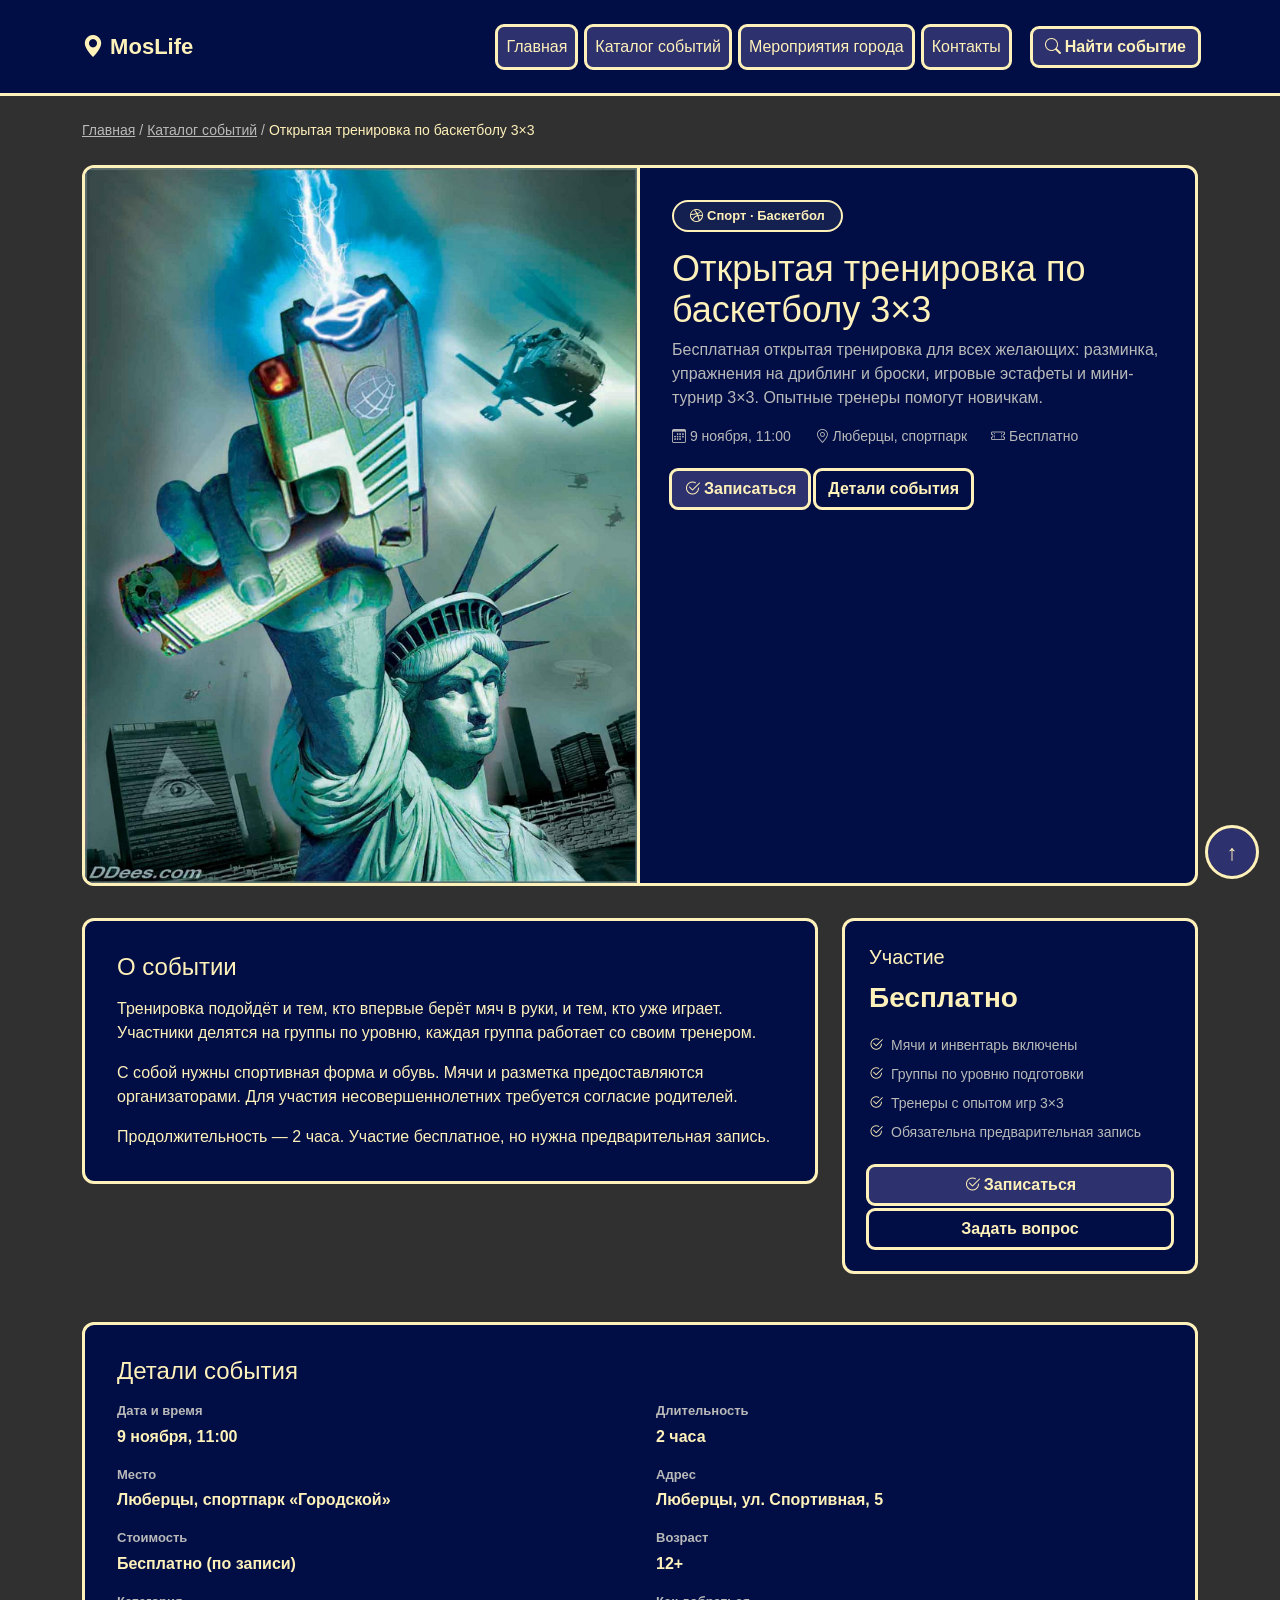
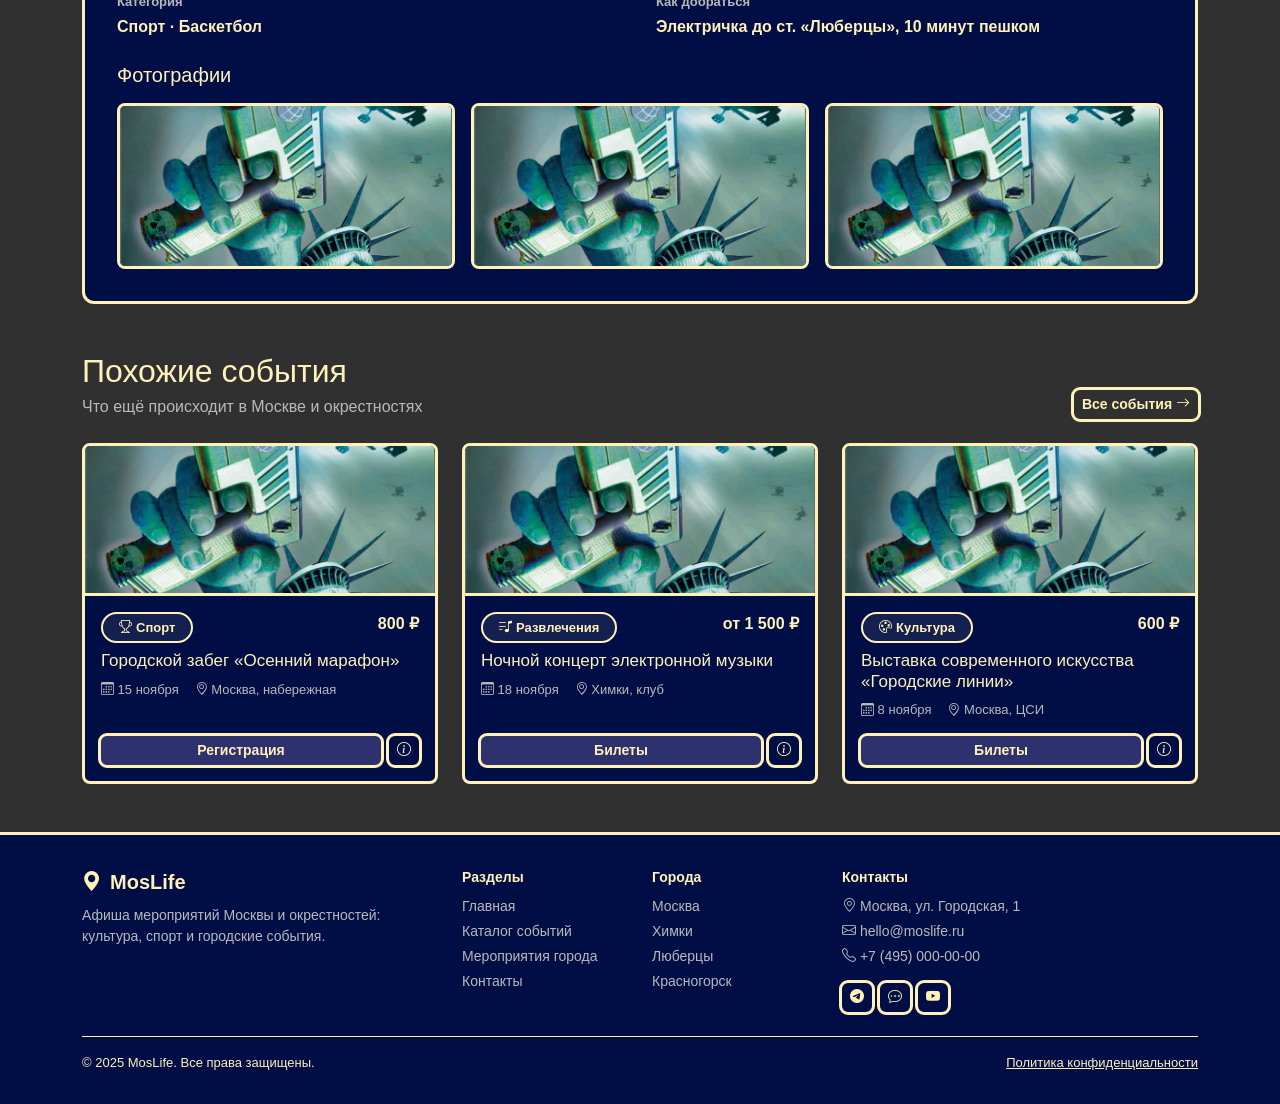
<file: events/basketball-3x3.html>
<!DOCTYPE html>
<html lang="ru">
<head>
  <meta charset="UTF-8">
  <meta name="viewport" content="width=device-width, initial-scale=1">
  <title>Открытая тренировка по баскетболу 3×3 — MosLife</title>
  <meta name="description" content="Открытая тренировка по баскетболу 3×3 в Люберцах. 9 ноября. Бесплатное участие, запись через MosLife.">

  <link href="https://cdn.jsdelivr.net/npm/bootstrap@5.3.3/dist/css/bootstrap.min.css" rel="stylesheet">
  <link href="https://cdn.jsdelivr.net/npm/bootstrap-icons@1.11.3/font/bootstrap-icons.css" rel="stylesheet">
  <link href="../css/style.css" rel="stylesheet">
</head>
<body>

  <nav class="navbar navbar-expand-lg navbar-moslife fixed-top py-2">
    <div class="container">
      <a class="navbar-brand" href="../index.html">
        <i class="bi bi-geo-alt-fill" aria-hidden="true"></i> Mos<span class="brand-accent">Life</span>
      </a>
      <button class="navbar-toggler" type="button" data-bs-toggle="collapse" data-bs-target="#mainNav" aria-controls="mainNav" aria-expanded="false" aria-label="Меню">
        <span class="navbar-toggler-icon"></span>
      </button>
      <div class="collapse navbar-collapse" id="mainNav">
        <ul class="navbar-nav ms-auto align-items-lg-center gap-lg-1 mt-3 mt-lg-0">
          <li class="nav-item"><a class="nav-link" href="../index.html">Главная</a></li>
          <li class="nav-item"><a class="nav-link" href="../catalog.html">Каталог событий</a></li>
          <li class="nav-item"><a class="nav-link" href="../meetings.html">Мероприятия города</a></li>
          <li class="nav-item"><a class="nav-link" href="../contacts.html">Контакты</a></li>
          <li class="nav-item ms-lg-3 mt-2 mt-lg-0">
            <button class="btn btn-moslife-accent w-100" data-bs-toggle="modal" data-bs-target="#searchModal">
              <i class="bi bi-search me-1" aria-hidden="true"></i>Найти событие
            </button>
          </li>
        </ul>
      </div>
    </div>
  </nav>

  <main class="container">

    <nav class="breadcrumbs" aria-label="Хлебные крошки">
      <a href="../index.html">Главная</a>
      <span class="breadcrumbs__sep" aria-hidden="true">/</span>
      <a href="../catalog.html">Каталог событий</a>
      <span class="breadcrumbs__sep" aria-hidden="true">/</span>
      <span class="breadcrumbs__current" aria-current="page">Открытая тренировка по баскетболу 3×3</span>
    </nav>

    <article class="event-hero" aria-labelledby="event-title">
      <div class="row g-0">
        <div class="col-lg-6">
          <div class="event-hero__cover h-100">
            <img class="event-hero__cover-img" src="../img/placeholder.png" alt="Открытая тренировка по баскетболу 3×3">
          </div>
        </div>
        <div class="col-lg-6">
          <div class="event-hero__body">
            <span class="chip mb-3"><i class="bi bi-dribbble chip__icon" aria-hidden="true"></i>Спорт · Баскетбол</span>
            <h1 class="event-hero__title" id="event-title">Открытая тренировка по баскетболу 3×3</h1>
            <p class="event-hero__lead mb-3">
              Бесплатная открытая тренировка для всех желающих: разминка, упражнения на дриблинг
              и броски, игровые эстафеты и мини-турнир 3×3. Опытные тренеры помогут новичкам.
            </p>
            <div class="event-hero__meta">
              <span><i class="bi bi-calendar3" aria-hidden="true"></i> 9 ноября, 11:00</span>
              <span><i class="bi bi-geo-alt" aria-hidden="true"></i> Люберцы, спортпарк</span>
              <span><i class="bi bi-ticket-perforated" aria-hidden="true"></i> Бесплатно</span>
            </div>
            <div class="d-flex flex-wrap gap-2">
              <button type="button" class="btn btn-moslife-accent"
                      data-bs-toggle="modal" data-bs-target="#signupModal"
                      data-event-title="Открытая тренировка по баскетболу 3×3"
                      data-event-date="9 ноября"
                      data-event-place="Люберцы, спортпарк"
                      data-event-price="Бесплатно"
                      data-event-action="Записаться на тренировку">
                <i class="bi bi-check2-circle me-1" aria-hidden="true"></i>Записаться
              </button>
              <a href="#details" class="btn btn-moslife-ghost">Детали события</a>
            </div>
          </div>
        </div>
      </div>
    </article>

    <section class="mb-5" aria-labelledby="about-title">
      <div class="row g-4 align-items-stretch">
        <div class="col-lg-8">
          <div class="event-details">
            <h2 id="about-title" class="h4">О событии</h2>
            <p>
              Тренировка подойдёт и тем, кто впервые берёт мяч в руки, и тем, кто уже играет.
              Участники делятся на группы по уровню, каждая группа работает со своим тренером.
            </p>
            <p>
              С собой нужны спортивная форма и обувь. Мячи и разметка предоставляются
              организаторами. Для участия несовершеннолетних требуется согласие родителей.
            </p>
            <p class="mb-0">Продолжительность — 2 часа. Участие бесплатное, но нужна предварительная запись.</p>
          </div>
        </div>
        <div class="col-lg-4">
          <aside class="event-side" aria-labelledby="side-title">
            <h2 id="side-title" class="h5 mb-2">Участие</h2>
            <div class="event-side__price">Бесплатно</div>
            <ul class="event-side__list">
              <li><i class="bi bi-check2-circle event-side__check" aria-hidden="true"></i>Мячи и инвентарь включены</li>
              <li><i class="bi bi-check2-circle event-side__check" aria-hidden="true"></i>Группы по уровню подготовки</li>
              <li><i class="bi bi-check2-circle event-side__check" aria-hidden="true"></i>Тренеры с опытом игр 3×3</li>
              <li><i class="bi bi-check2-circle event-side__check" aria-hidden="true"></i>Обязательна предварительная запись</li>
            </ul>
            <button type="button" class="btn btn-moslife-accent w-100 mb-2"
                    data-bs-toggle="modal" data-bs-target="#signupModal"
                    data-event-title="Открытая тренировка по баскетболу 3×3"
                    data-event-date="9 ноября"
                    data-event-place="Люберцы, спортпарк"
                    data-event-price="Бесплатно"
                    data-event-action="Записаться на тренировку">
              <i class="bi bi-check2-circle me-1" aria-hidden="true"></i>Записаться
            </button>
            <a href="../contacts.html" class="btn btn-moslife-ghost w-100">Задать вопрос</a>
          </aside>
        </div>
      </div>
    </section>

    <section class="mb-5" id="details" aria-labelledby="details-title">
      <div class="event-details">
        <h2 id="details-title" class="h4">Детали события</h2>
        <dl class="event-details__grid">
          <div><dt>Дата и время</dt><dd>9 ноября, 11:00</dd></div>
          <div><dt>Длительность</dt><dd>2 часа</dd></div>
          <div><dt>Место</dt><dd>Люберцы, спортпарк «Городской»</dd></div>
          <div><dt>Адрес</dt><dd>Люберцы, ул. Спортивная, 5</dd></div>
          <div><dt>Стоимость</dt><dd>Бесплатно (по записи)</dd></div>
          <div><dt>Возраст</dt><dd>12+</dd></div>
          <div><dt>Категория</dt><dd>Спорт · Баскетбол</dd></div>
          <div><dt>Как добраться</dt><dd>Электричка до ст. «Люберцы», 10 минут пешком</dd></div>
        </dl>
        <h3 class="h5 mb-3">Фотографии</h3>
        <div class="event-gallery">
          <a class="event-gallery__item" href="../img/placeholder.png" aria-label="Открыть фото 1"><img class="event-gallery__img" src="../img/placeholder.png" alt="Площадка для баскетбола 3×3"></a>
          <a class="event-gallery__item" href="../img/placeholder.png" aria-label="Открыть фото 2"><img class="event-gallery__img" src="../img/placeholder.png" alt="Тренировка по баскетболу"></a>
          <a class="event-gallery__item" href="../img/placeholder.png" aria-label="Открыть фото 3"><img class="event-gallery__img" src="../img/placeholder.png" alt="Игроки на площадке"></a>
        </div>
      </div>
    </section>

    <section class="mb-5" aria-labelledby="similar-title">
      <div class="d-flex flex-wrap justify-content-between align-items-end gap-2 mb-4">
        <div>
          <h2 id="similar-title" class="mb-1">Похожие события</h2>
          <p class="text-muted-soft mb-0">Что ещё происходит в Москве и окрестностях</p>
        </div>
        <a href="../catalog.html" class="btn btn-moslife-ghost btn-sm">Все события <i class="bi bi-arrow-right" aria-hidden="true"></i></a>
      </div>
      <div class="row g-4">
        <div class="col-sm-6 col-lg-4">
          <article class="card card-event">
            <div class="card-event__cover"><img class="card-event__cover-img" src="../img/placeholder.png" alt="Осенний марафон"></div>
            <div class="card-body d-flex flex-column">
              <div class="d-flex justify-content-between align-items-start mb-2">
                <span class="chip"><i class="bi bi-trophy chip__icon" aria-hidden="true"></i>Спорт</span>
                <span class="card-event__price">800 ₽</span>
              </div>
              <h3 class="card-title">Городской забег «Осенний марафон»</h3>
              <p class="card-event__meta mb-3">
                <span><i class="bi bi-calendar3" aria-hidden="true"></i> 15 ноября</span>
                <span><i class="bi bi-geo-alt" aria-hidden="true"></i> Москва, набережная</span>
              </p>
              <div class="mt-auto d-flex gap-2">
                <button type="button" class="btn btn-moslife-accent btn-sm flex-grow-1"
                        data-bs-toggle="modal" data-bs-target="#signupModal"
                        data-event-title="Городской забег «Осенний марафон»"
                        data-event-date="15 ноября" data-event-place="Москва, набережная"
                        data-event-price="800 ₽" data-event-action="Зарегистрироваться">Регистрация</button>
                <a href="osenniy-marafon.html" class="btn btn-moslife-ghost btn-sm" aria-label="Подробнее"><i class="bi bi-info-circle" aria-hidden="true"></i></a>
              </div>
            </div>
          </article>
        </div>
        <div class="col-sm-6 col-lg-4">
          <article class="card card-event">
            <div class="card-event__cover"><img class="card-event__cover-img" src="../img/placeholder.png" alt="Ночной концерт"></div>
            <div class="card-body d-flex flex-column">
              <div class="d-flex justify-content-between align-items-start mb-2">
                <span class="chip"><i class="bi bi-music-note-list chip__icon" aria-hidden="true"></i>Развлечения</span>
                <span class="card-event__price">от 1 500 ₽</span>
              </div>
              <h3 class="card-title">Ночной концерт электронной музыки</h3>
              <p class="card-event__meta mb-3">
                <span><i class="bi bi-calendar3" aria-hidden="true"></i> 18 ноября</span>
                <span><i class="bi bi-geo-alt" aria-hidden="true"></i> Химки, клуб</span>
              </p>
              <div class="mt-auto d-flex gap-2">
                <button type="button" class="btn btn-moslife-accent btn-sm flex-grow-1"
                        data-bs-toggle="modal" data-bs-target="#signupModal"
                        data-event-title="Ночной концерт электронной музыки"
                        data-event-date="18 ноября" data-event-place="Химки, клуб"
                        data-event-price="от 1 500 ₽" data-event-action="Купить билет">Билеты</button>
                <a href="nochnoy-koncert.html" class="btn btn-moslife-ghost btn-sm" aria-label="Подробнее"><i class="bi bi-info-circle" aria-hidden="true"></i></a>
              </div>
            </div>
          </article>
        </div>
        <div class="col-sm-6 col-lg-4">
          <article class="card card-event">
            <div class="card-event__cover"><img class="card-event__cover-img" src="../img/placeholder.png" alt="Выставка Городские линии"></div>
            <div class="card-body d-flex flex-column">
              <div class="d-flex justify-content-between align-items-start mb-2">
                <span class="chip"><i class="bi bi-palette chip__icon" aria-hidden="true"></i>Культура</span>
                <span class="card-event__price">600 ₽</span>
              </div>
              <h3 class="card-title">Выставка современного искусства «Городские линии»</h3>
              <p class="card-event__meta mb-3">
                <span><i class="bi bi-calendar3" aria-hidden="true"></i> 8 ноября</span>
                <span><i class="bi bi-geo-alt" aria-hidden="true"></i> Москва, ЦСИ</span>
              </p>
              <div class="mt-auto d-flex gap-2">
                <button type="button" class="btn btn-moslife-accent btn-sm flex-grow-1"
                        data-bs-toggle="modal" data-bs-target="#signupModal"
                        data-event-title="Выставка современного искусства «Городские линии»"
                        data-event-date="8 ноября" data-event-place="Москва, ЦСИ"
                        data-event-price="600 ₽" data-event-action="Купить билет">Билеты</button>
                <a href="gorodskie-linii.html" class="btn btn-moslife-ghost btn-sm" aria-label="Подробнее"><i class="bi bi-info-circle" aria-hidden="true"></i></a>
              </div>
            </div>
          </article>
        </div>
      </div>
    </section>

  </main>

  <footer class="site-footer">
    <div class="container">
      <div class="row g-4">
        <div class="col-md-4">
          <a class="site-footer__brand d-inline-flex align-items-center gap-2" href="../index.html">
            <i class="bi bi-geo-alt-fill" aria-hidden="true"></i> MosLife
          </a>
          <p class="site-footer__list mt-2 mb-0">Афиша мероприятий Москвы и окрестностей: культура, спорт и городские события.</p>
        </div>
        <div class="col-6 col-md-2">
          <div class="site-footer__title">Разделы</div>
          <ul class="site-footer__list">
            <li><a href="../index.html">Главная</a></li>
            <li><a href="../catalog.html">Каталог событий</a></li>
            <li><a href="../meetings.html">Мероприятия города</a></li>
            <li><a href="../contacts.html">Контакты</a></li>
          </ul>
        </div>
        <div class="col-6 col-md-2">
          <div class="site-footer__title">Города</div>
          <ul class="site-footer__list">
            <li><a href="../catalog.html">Москва</a></li>
            <li><a href="../catalog.html">Химки</a></li>
            <li><a href="../catalog.html">Люберцы</a></li>
            <li><a href="../catalog.html">Красногорск</a></li>
          </ul>
        </div>
        <div class="col-md-4">
          <div class="site-footer__title">Контакты</div>
          <ul class="site-footer__list">
            <li><i class="bi bi-geo-alt" aria-hidden="true"></i> Москва, ул. Городская, 1</li>
            <li><i class="bi bi-envelope" aria-hidden="true"></i> hello@moslife.ru</li>
            <li><i class="bi bi-telephone" aria-hidden="true"></i> +7 (495) 000-00-00</li>
          </ul>
          <div class="d-flex gap-2 mt-3">
            <a href="#" class="btn btn-moslife-ghost btn-sm" aria-label="Telegram"><i class="bi bi-telegram" aria-hidden="true"></i></a>
            <a href="#" class="btn btn-moslife-ghost btn-sm" aria-label="VK"><i class="bi bi-chat-dots" aria-hidden="true"></i></a>
            <a href="#" class="btn btn-moslife-ghost btn-sm" aria-label="YouTube"><i class="bi bi-youtube" aria-hidden="true"></i></a>
          </div>
        </div>
      </div>
      <div class="site-footer__bottom d-flex flex-wrap justify-content-between gap-2">
        <span>© 2025 MosLife. Все права защищены.</span>
        <a href="#">Политика конфиденциальности</a>
      </div>
    </div>
  </footer>

  <div class="modal fade modal-moslife" id="searchModal" tabindex="-1" aria-labelledby="searchModalLabel" aria-hidden="true">
    <div class="modal-dialog modal-dialog-centered">
      <div class="modal-content">
        <div class="modal-header">
          <h2 class="modal-title h5" id="searchModalLabel">Найти событие</h2>
          <button type="button" class="btn-close" data-bs-dismiss="modal" aria-label="Закрыть"></button>
        </div>
        <form action="../catalog.html" method="get">
          <div class="modal-body">
            <div class="mb-3">
              <label class="form-label" for="modal-q">Что ищем?</label>
              <input class="form-control" type="text" id="modal-q" name="q" placeholder="Событие, площадка...">
            </div>
            <div class="row g-2">
              <div class="col-sm-6">
                <label class="form-label" for="modal-place">Место</label>
                <select class="form-select" id="modal-place" name="place">
                  <option value="">Везде</option><option>Только Москва</option><option>Химки</option><option>Люберцы</option><option>Красногорск</option><option>Одинцово</option><option>Котельники</option>
                </select>
              </div>
              <div class="col-sm-6">
                <label class="form-label" for="modal-sphere">Сфера</label>
                <select class="form-select" id="modal-sphere" name="sphere">
                  <option value="">Все сферы</option><option>Культура</option><option>Спорт</option><option>Развлечения</option><option>Образование</option>
                </select>
              </div>
            </div>
          </div>
          <div class="modal-footer">
            <button type="button" class="btn btn-moslife-ghost" data-bs-dismiss="modal">Отмена</button>
            <button type="submit" class="btn btn-moslife-accent">Найти</button>
          </div>
        </form>
      </div>
    </div>
  </div>

  <div class="modal fade modal-moslife" id="signupModal" tabindex="-1" aria-labelledby="signupModalLabel" aria-hidden="true">
    <div class="modal-dialog modal-dialog-centered">
      <div class="modal-content">
        <div class="modal-header">
          <h2 class="modal-title h5" id="signupModalLabel">Запись на событие</h2>
          <button type="button" class="btn-close" data-bs-dismiss="modal" aria-label="Закрыть"></button>
        </div>
        <form action="#" method="post" novalidate>
          <div class="modal-body">
            <div class="signup-event" aria-live="polite">
              <div class="signup-event__title" id="signupEventTitle"></div>
              <div class="signup-event__meta">
                <span><i class="bi bi-calendar3" aria-hidden="true"></i> <span id="signupEventDate"></span></span>
                <span><i class="bi bi-geo-alt" aria-hidden="true"></i> <span id="signupEventPlace"></span></span>
                <span><i class="bi bi-ticket-perforated" aria-hidden="true"></i> <span id="signupEventPrice"></span></span>
              </div>
            </div>
            <input type="hidden" id="signupEventField" name="event">
            <div class="mb-3">
              <label class="form-label" for="signupName">Имя и фамилия</label>
              <input class="form-control" type="text" id="signupName" name="name" required autocomplete="name">
              <div class="invalid-feedback">Укажите имя.</div>
            </div>
            <div class="mb-3">
              <label class="form-label" for="signupContact">E-mail или телефон</label>
              <input class="form-control" type="text" id="signupContact" name="contact" required autocomplete="email">
              <div class="invalid-feedback">Укажите e-mail или телефон для связи.</div>
            </div>
            <div class="mb-3">
              <label class="form-label" for="signupComment">Комментарий (необязательно)</label>
              <textarea class="form-control" id="signupComment" name="comment" rows="2"></textarea>
            </div>
            <div class="form-check">
              <input class="form-check-input" type="checkbox" id="signupAgree" name="agree" required>
              <label class="form-check-label" for="signupAgree">Согласен(на) на обработку персональных данных</label>
              <div class="invalid-feedback">Нужно согласие.</div>
            </div>
            <p id="signupStatus" class="small mb-0 mt-3" role="status" aria-live="polite"></p>
          </div>
          <div class="modal-footer">
            <button type="button" class="btn btn-moslife-ghost" data-bs-dismiss="modal">Отмена</button>
            <button type="submit" class="btn btn-moslife-accent">Отправить заявку</button>
          </div>
        </form>
      </div>
    </div>
  </div>

  <a href="#" class="back-to-top" aria-label="Наверх">↑</a>
  <script src="https://cdn.jsdelivr.net/npm/bootstrap@5.3.3/dist/js/bootstrap.bundle.min.js"></script>
  <script src="../js/signup.js"></script>
</body>
</html>
</file>
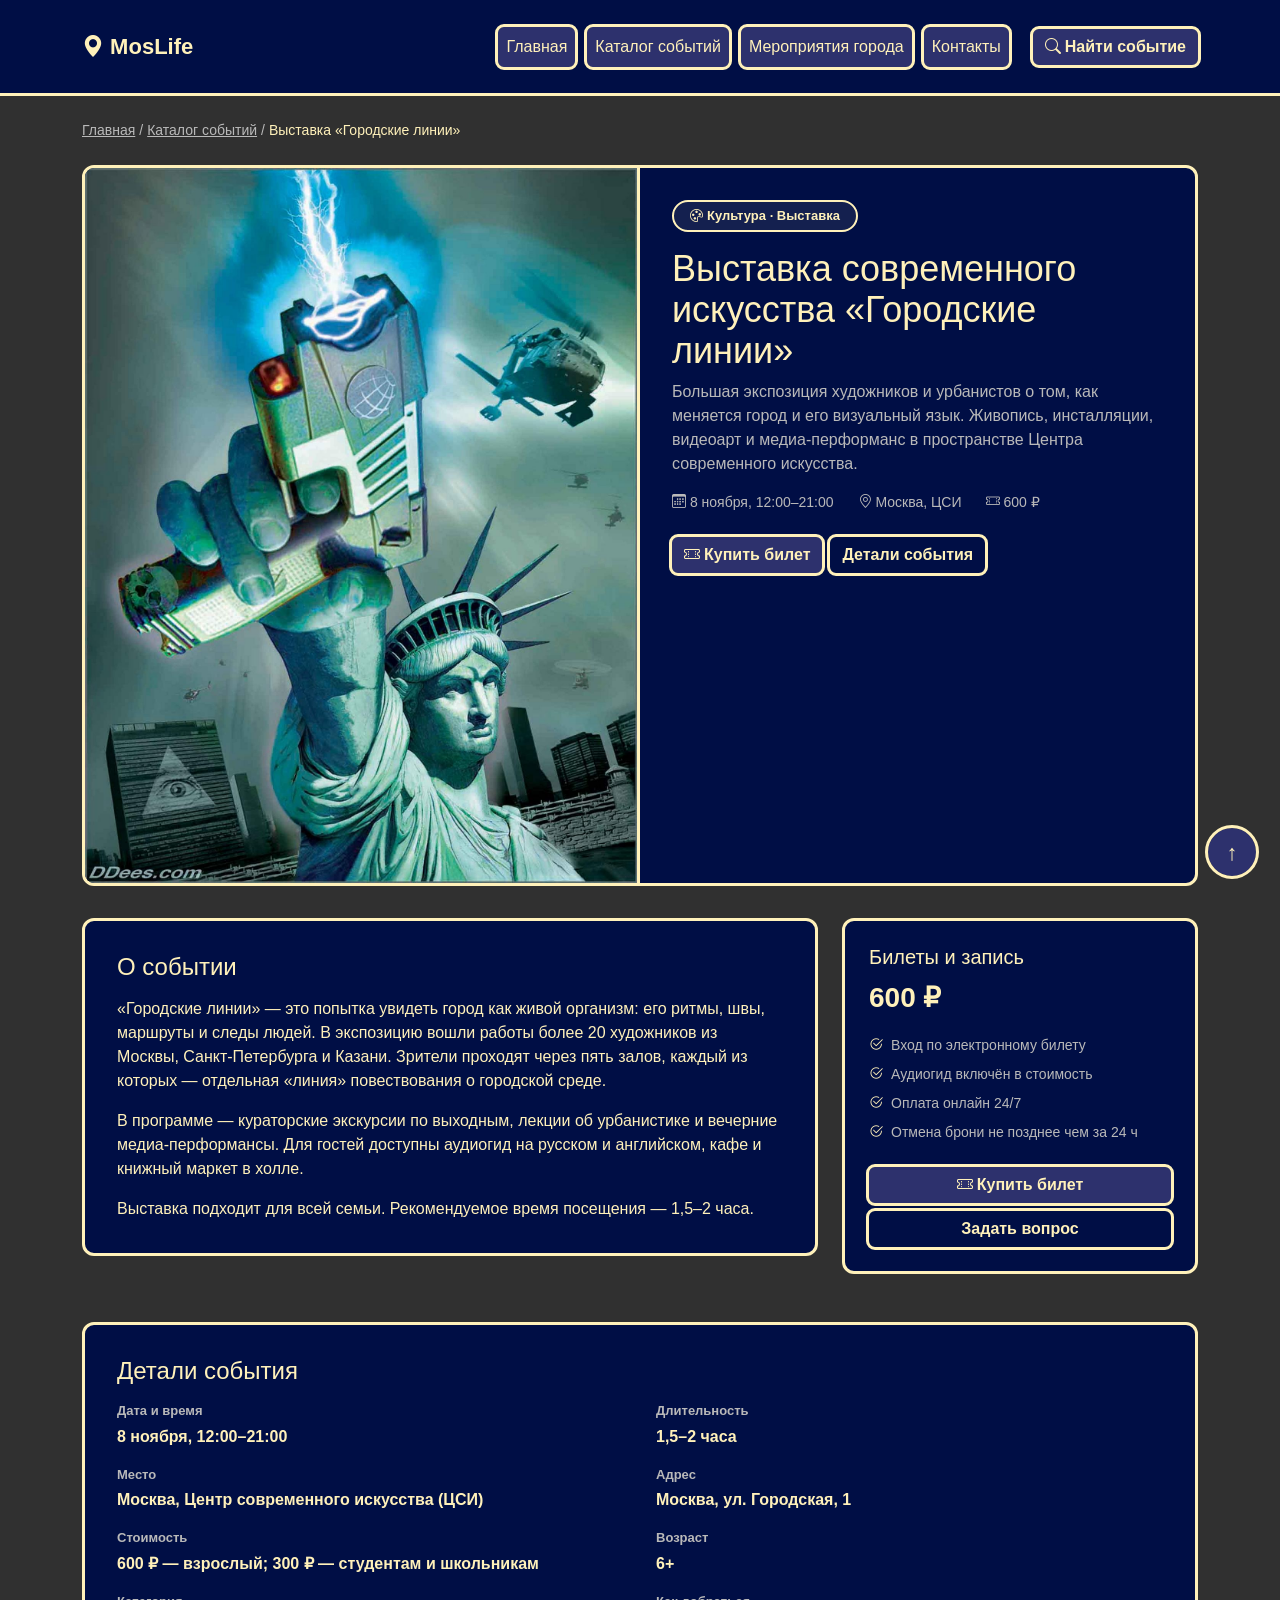
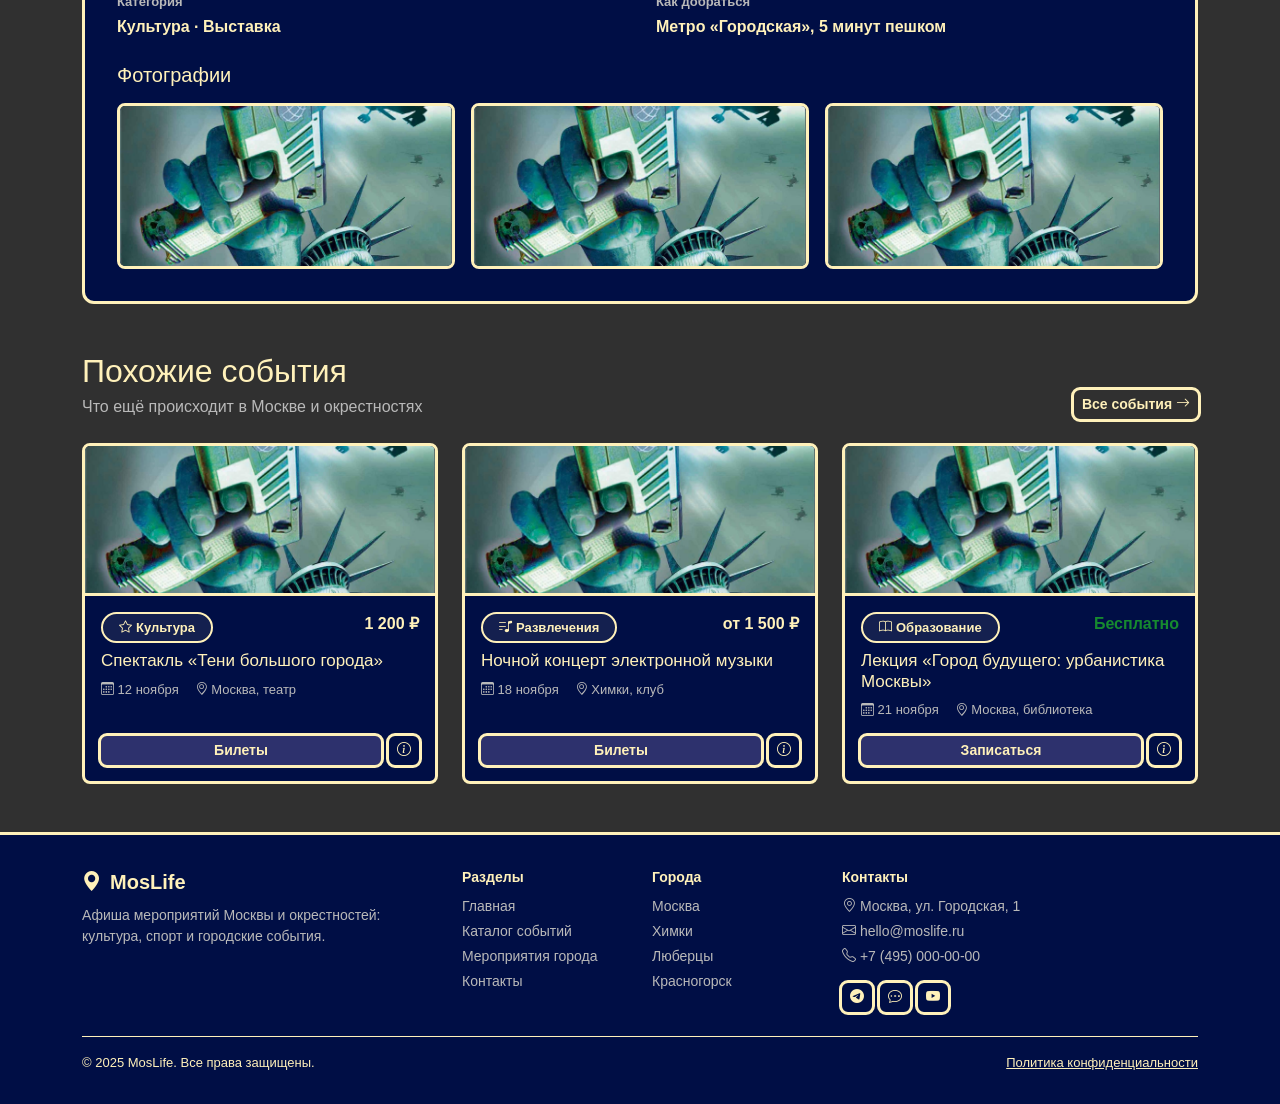
<file: events/gorodskie-linii.html>
<!DOCTYPE html>
<html lang="ru">
<head>
  <meta charset="UTF-8">
  <meta name="viewport" content="width=device-width, initial-scale=1">
  <title>Выставка «Городские линии» — MosLife</title>
  <meta name="description" content="Выставка современного искусства «Городские линии» в Москве, ЦСИ. 8 ноября. Стоимость посещения 600 ₽, покупка билетов и запись через MosLife.">

  <link href="https://cdn.jsdelivr.net/npm/bootstrap@5.3.3/dist/css/bootstrap.min.css" rel="stylesheet">
  <link href="https://cdn.jsdelivr.net/npm/bootstrap-icons@1.11.3/font/bootstrap-icons.css" rel="stylesheet">
  <link href="../css/style.css" rel="stylesheet">
</head>
<body>

  <!-- ======= NAVBAR ======= -->
  <nav class="navbar navbar-expand-lg navbar-moslife fixed-top py-2">
    <div class="container">
      <a class="navbar-brand" href="../index.html">
        <i class="bi bi-geo-alt-fill" aria-hidden="true"></i> Mos<span class="brand-accent">Life</span>
      </a>
      <button class="navbar-toggler" type="button"
              data-bs-toggle="collapse" data-bs-target="#mainNav"
              aria-controls="mainNav" aria-expanded="false" aria-label="Меню">
        <span class="navbar-toggler-icon"></span>
      </button>

      <div class="collapse navbar-collapse" id="mainNav">
        <ul class="navbar-nav ms-auto align-items-lg-center gap-lg-1 mt-3 mt-lg-0">
          <li class="nav-item"><a class="nav-link" href="../index.html">Главная</a></li>
          <li class="nav-item"><a class="nav-link" href="../catalog.html">Каталог событий</a></li>
          <li class="nav-item"><a class="nav-link" href="../meetings.html">Мероприятия города</a></li>
          <li class="nav-item"><a class="nav-link" href="../contacts.html">Контакты</a></li>
          <li class="nav-item ms-lg-3 mt-2 mt-lg-0">
            <button class="btn btn-moslife-accent w-100"
                    data-bs-toggle="modal" data-bs-target="#searchModal">
              <i class="bi bi-search me-1" aria-hidden="true"></i>Найти событие
            </button>
          </li>
        </ul>
      </div>
    </div>
  </nav>

  <main class="container">

    <!-- ======= ХЛЕБНЫЕ КРОШКИ ======= -->
    <nav class="breadcrumbs" aria-label="Хлебные крошки">
      <a href="../index.html">Главная</a>
      <span class="breadcrumbs__sep" aria-hidden="true">/</span>
      <a href="../catalog.html">Каталог событий</a>
      <span class="breadcrumbs__sep" aria-hidden="true">/</span>
      <span class="breadcrumbs__current" aria-current="page">Выставка «Городские линии»</span>
    </nav>

    <!-- ======= ОБЛОЖКА + КРАТКОЕ ОПИСАНИЕ ======= -->
    <article class="event-hero" aria-labelledby="event-title">
      <div class="row g-0">
        <div class="col-lg-6">
          <div class="event-hero__cover h-100">
            <img class="event-hero__cover-img" src="../img/placeholder.png" alt="Выставка современного искусства «Городские линии»">
          </div>
        </div>
        <div class="col-lg-6">
          <div class="event-hero__body">
            <span class="chip mb-3"><i class="bi bi-palette chip__icon" aria-hidden="true"></i>Культура · Выставка</span>
            <h1 class="event-hero__title" id="event-title">Выставка современного искусства «Городские линии»</h1>
            <p class="event-hero__lead mb-3">
              Большая экспозиция художников и урбанистов о том, как меняется город и его визуальный язык.
              Живопись, инсталляции, видеоарт и медиа-перформанс в пространстве Центра современного искусства.
            </p>
            <div class="event-hero__meta">
              <span><i class="bi bi-calendar3" aria-hidden="true"></i> 8 ноября, 12:00–21:00</span>
              <span><i class="bi bi-geo-alt" aria-hidden="true"></i> Москва, ЦСИ</span>
              <span><i class="bi bi-ticket-perforated" aria-hidden="true"></i> 600 ₽</span>
            </div>
            <div class="d-flex flex-wrap gap-2">
              <button type="button"
                      class="btn btn-moslife-accent"
                      data-bs-toggle="modal" data-bs-target="#signupModal"
                      data-event-title="Выставка современного искусства «Городские линии»"
                      data-event-date="8 ноября"
                      data-event-place="Москва, ЦСИ"
                      data-event-price="600 ₽"
                      data-event-action="Купить билет">
                <i class="bi bi-ticket-perforated me-1" aria-hidden="true"></i>Купить билет
              </button>
              <a href="#details" class="btn btn-moslife-ghost">Детали события</a>
            </div>
          </div>
        </div>
      </div>
    </article>

    <!-- ======= ОПИСАНИЕ + САЙДБАР ======= -->
    <section class="mb-5" aria-labelledby="about-title">
      <div class="row g-4 align-items-stretch">
        <div class="col-lg-8">
          <div class="event-details">
            <h2 id="about-title" class="h4">О событии</h2>
            <p>
              «Городские линии» — это попытка увидеть город как живой организм: его ритмы, швы,
              маршруты и следы людей. В экспозицию вошли работы более 20 художников из Москвы,
              Санкт-Петербурга и Казани. Зрители проходят через пять залов, каждый из которых —
              отдельная «линия» повествования о городской среде.
            </p>
            <p>
              В программе — кураторские экскурсии по выходным, лекции об урбанистике и вечерние
              медиа-перформансы. Для гостей доступны аудиогид на русском и английском, кафе
              и книжный маркет в холле.
            </p>
            <p class="mb-0">
              Выставка подходит для всей семьи. Рекомендуемое время посещения — 1,5–2 часа.
            </p>
          </div>
        </div>

        <div class="col-lg-4">
          <aside class="event-side" aria-labelledby="side-title">
            <h2 id="side-title" class="h5 mb-2">Билеты и запись</h2>
            <div class="event-side__price">600 ₽</div>
            <ul class="event-side__list">
              <li><i class="bi bi-check2-circle event-side__check" aria-hidden="true"></i>Вход по электронному билету</li>
              <li><i class="bi bi-check2-circle event-side__check" aria-hidden="true"></i>Аудиогид включён в стоимость</li>
              <li><i class="bi bi-check2-circle event-side__check" aria-hidden="true"></i>Оплата онлайн 24/7</li>
              <li><i class="bi bi-check2-circle event-side__check" aria-hidden="true"></i>Отмена брони не позднее чем за 24 ч</li>
            </ul>
            <button type="button"
                    class="btn btn-moslife-accent w-100 mb-2"
                    data-bs-toggle="modal" data-bs-target="#signupModal"
                    data-event-title="Выставка современного искусства «Городские линии»"
                    data-event-date="8 ноября"
                    data-event-place="Москва, ЦСИ"
                    data-event-price="600 ₽"
                    data-event-action="Купить билет">
              <i class="bi bi-ticket-perforated me-1" aria-hidden="true"></i>Купить билет
            </button>
            <a href="../contacts.html" class="btn btn-moslife-ghost w-100">Задать вопрос</a>
          </aside>
        </div>
      </div>
    </section>

    <!-- ======= ДЕТАЛИ ======= -->
    <section class="mb-5" id="details" aria-labelledby="details-title">
      <div class="event-details">
        <h2 id="details-title" class="h4">Детали события</h2>
        <dl class="event-details__grid">
          <div>
            <dt>Дата и время</dt>
            <dd>8 ноября, 12:00–21:00</dd>
          </div>
          <div>
            <dt>Длительность</dt>
            <dd>1,5–2 часа</dd>
          </div>
          <div>
            <dt>Место</dt>
            <dd>Москва, Центр современного искусства (ЦСИ)</dd>
          </div>
          <div>
            <dt>Адрес</dt>
            <dd>Москва, ул. Городская, 1</dd>
          </div>
          <div>
            <dt>Стоимость</dt>
            <dd>600 ₽ — взрослый; 300 ₽ — студентам и школьникам</dd>
          </div>
          <div>
            <dt>Возраст</dt>
            <dd>6+</dd>
          </div>
          <div>
            <dt>Категория</dt>
            <dd>Культура · Выставка</dd>
          </div>
          <div>
            <dt>Как добраться</dt>
            <dd>Метро «Городская», 5 минут пешком</dd>
          </div>
        </dl>

        <h3 class="h5 mb-3">Фотографии</h3>
        <div class="event-gallery">
          <a class="event-gallery__item" href="../img/placeholder.png" aria-label="Открыть фото 1">
            <img class="event-gallery__img" src="../img/placeholder.png" alt="Экспозиция «Городские линии», зал 1">
          </a>
          <a class="event-gallery__item" href="../img/placeholder.png" aria-label="Открыть фото 2">
            <img class="event-gallery__img" src="../img/placeholder.png" alt="Экспозиция «Городские линии», зал 2">
          </a>
          <a class="event-gallery__item" href="../img/placeholder.png" aria-label="Открыть фото 3">
            <img class="event-gallery__img" src="../img/placeholder.png" alt="Экспозиция «Городские линии», инсталляция">
          </a>
        </div>
      </div>
    </section>

    <!-- ======= ПОХОЖИЕ СОБЫТИЯ ======= -->
    <section class="mb-5" aria-labelledby="similar-title">
      <div class="d-flex flex-wrap justify-content-between align-items-end gap-2 mb-4">
        <div>
          <h2 id="similar-title" class="mb-1">Похожие события</h2>
          <p class="text-muted-soft mb-0">Что ещё происходит в Москве и окрестностях</p>
        </div>
        <a href="../catalog.html" class="btn btn-moslife-ghost btn-sm">Все события <i class="bi bi-arrow-right" aria-hidden="true"></i></a>
      </div>

      <div class="row g-4">
        <div class="col-sm-6 col-lg-4">
          <article class="card card-event">
            <div class="card-event__cover">
              <img class="card-event__cover-img" src="../img/placeholder.png" alt="Спектакль «Тени большого города»">
            </div>
            <div class="card-body d-flex flex-column">
              <div class="d-flex justify-content-between align-items-start mb-2">
                <span class="chip"><i class="bi bi-star chip__icon" aria-hidden="true"></i>Культура</span>
                <span class="card-event__price">1 200 ₽</span>
              </div>
              <h3 class="card-title">Спектакль «Тени большого города»</h3>
              <p class="card-event__meta mb-3">
                <span><i class="bi bi-calendar3" aria-hidden="true"></i> 12 ноября</span>
                <span><i class="bi bi-geo-alt" aria-hidden="true"></i> Москва, театр</span>
              </p>
              <div class="mt-auto d-flex gap-2">
                <button type="button"
                        class="btn btn-moslife-accent btn-sm flex-grow-1"
                        data-bs-toggle="modal" data-bs-target="#signupModal"
                        data-event-title="Спектакль «Тени большого города»"
                        data-event-date="12 ноября"
                        data-event-place="Москва, театр"
                        data-event-price="1 200 ₽"
                        data-event-action="Купить билет">Билеты</button>
                <a href="teni-bolshogo-goroda.html" class="btn btn-moslife-ghost btn-sm" aria-label="Подробнее о событии «Спектакль Тени большого города»"><i class="bi bi-info-circle" aria-hidden="true"></i></a>
              </div>
            </div>
          </article>
        </div>

        <div class="col-sm-6 col-lg-4">
          <article class="card card-event">
            <div class="card-event__cover">
              <img class="card-event__cover-img" src="../img/placeholder.png" alt="Ночной концерт электронной музыки">
            </div>
            <div class="card-body d-flex flex-column">
              <div class="d-flex justify-content-between align-items-start mb-2">
                <span class="chip"><i class="bi bi-music-note-list chip__icon" aria-hidden="true"></i>Развлечения</span>
                <span class="card-event__price">от 1 500 ₽</span>
              </div>
              <h3 class="card-title">Ночной концерт электронной музыки</h3>
              <p class="card-event__meta mb-3">
                <span><i class="bi bi-calendar3" aria-hidden="true"></i> 18 ноября</span>
                <span><i class="bi bi-geo-alt" aria-hidden="true"></i> Химки, клуб</span>
              </p>
              <div class="mt-auto d-flex gap-2">
                <button type="button"
                        class="btn btn-moslife-accent btn-sm flex-grow-1"
                        data-bs-toggle="modal" data-bs-target="#signupModal"
                        data-event-title="Ночной концерт электронной музыки"
                        data-event-date="18 ноября"
                        data-event-place="Химки, клуб"
                        data-event-price="от 1 500 ₽"
                        data-event-action="Купить билет">Билеты</button>
                <a href="nochnoy-koncert.html" class="btn btn-moslife-ghost btn-sm" aria-label="Подробнее о событии «Ночной концерт электронной музыки»"><i class="bi bi-info-circle" aria-hidden="true"></i></a>
              </div>
            </div>
          </article>
        </div>

        <div class="col-sm-6 col-lg-4">
          <article class="card card-event">
            <div class="card-event__cover">
              <img class="card-event__cover-img" src="../img/placeholder.png" alt="Лекция «Город будущего: урбанистика Москвы»">
            </div>
            <div class="card-body d-flex flex-column">
              <div class="d-flex justify-content-between align-items-start mb-2">
                <span class="chip"><i class="bi bi-book chip__icon" aria-hidden="true"></i>Образование</span>
                <span class="card-event__price card-event__price--free">Бесплатно</span>
              </div>
              <h3 class="card-title">Лекция «Город будущего: урбанистика Москвы»</h3>
              <p class="card-event__meta mb-3">
                <span><i class="bi bi-calendar3" aria-hidden="true"></i> 21 ноября</span>
                <span><i class="bi bi-geo-alt" aria-hidden="true"></i> Москва, библиотека</span>
              </p>
              <div class="mt-auto d-flex gap-2">
                <button type="button"
                        class="btn btn-moslife-accent btn-sm flex-grow-1"
                        data-bs-toggle="modal" data-bs-target="#signupModal"
                        data-event-title="Лекция «Город будущего: урбанистика Москвы»"
                        data-event-date="21 ноября"
                        data-event-place="Москва, библиотека"
                        data-event-price="Бесплатно"
                        data-event-action="Записаться">Записаться</button>
                <a href="urbanistika-moskvy.html" class="btn btn-moslife-ghost btn-sm" aria-label="Подробнее о событии «Лекция Город будущего урбанистика Москвы»"><i class="bi bi-info-circle" aria-hidden="true"></i></a>
              </div>
            </div>
          </article>
        </div>
      </div>
    </section>

  </main>

  <!-- ======= FOOTER ======= -->
  <footer class="site-footer">
    <div class="container">
      <div class="row g-4">
        <div class="col-md-4">
          <a class="site-footer__brand d-inline-flex align-items-center gap-2" href="../index.html">
            <i class="bi bi-geo-alt-fill" aria-hidden="true"></i> MosLife
          </a>
          <p class="site-footer__list mt-2 mb-0">
            Афиша мероприятий Москвы и окрестностей: культура, спорт и городские события.
          </p>
        </div>
        <div class="col-6 col-md-2">
          <div class="site-footer__title">Разделы</div>
          <ul class="site-footer__list">
            <li><a href="../index.html">Главная</a></li>
            <li><a href="../catalog.html">Каталог событий</a></li>
            <li><a href="../meetings.html">Мероприятия города</a></li>
            <li><a href="../contacts.html">Контакты</a></li>
          </ul>
        </div>
        <div class="col-6 col-md-2">
          <div class="site-footer__title">Города</div>
          <ul class="site-footer__list">
            <li><a href="../catalog.html">Москва</a></li>
            <li><a href="../catalog.html">Химки</a></li>
            <li><a href="../catalog.html">Люберцы</a></li>
            <li><a href="../catalog.html">Красногорск</a></li>
          </ul>
        </div>
        <div class="col-md-4">
          <div class="site-footer__title">Контакты</div>
          <ul class="site-footer__list">
            <li><i class="bi bi-geo-alt" aria-hidden="true"></i> Москва, ул. Городская, 1</li>
            <li><i class="bi bi-envelope" aria-hidden="true"></i> hello@moslife.ru</li>
            <li><i class="bi bi-telephone" aria-hidden="true"></i> +7 (495) 000-00-00</li>
          </ul>
          <div class="d-flex gap-2 mt-3">
            <a href="#" class="btn btn-moslife-ghost btn-sm" aria-label="Telegram"><i class="bi bi-telegram" aria-hidden="true"></i></a>
            <a href="#" class="btn btn-moslife-ghost btn-sm" aria-label="VK"><i class="bi bi-chat-dots" aria-hidden="true"></i></a>
            <a href="#" class="btn btn-moslife-ghost btn-sm" aria-label="YouTube"><i class="bi bi-youtube" aria-hidden="true"></i></a>
          </div>
        </div>
      </div>
      <div class="site-footer__bottom d-flex flex-wrap justify-content-between gap-2">
        <span>© 2025 MosLife. Все права защищены.</span>
        <a href="#">Политика конфиденциальности</a>
      </div>
    </div>
  </footer>

  <!-- ======= MODAL: ПОИСК ======= -->
  <div class="modal fade modal-moslife" id="searchModal" tabindex="-1" aria-labelledby="searchModalLabel" aria-hidden="true">
    <div class="modal-dialog modal-dialog-centered">
      <div class="modal-content">
        <div class="modal-header">
          <h2 class="modal-title h5" id="searchModalLabel">Найти событие</h2>
          <button type="button" class="btn-close" data-bs-dismiss="modal" aria-label="Закрыть"></button>
        </div>
        <form action="../catalog.html" method="get">
          <div class="modal-body">
            <div class="mb-3">
              <label class="form-label" for="modal-q">Что ищем?</label>
              <input class="form-control" type="text" id="modal-q" name="q" placeholder="Событие, площадка...">
            </div>
            <div class="row g-2">
              <div class="col-sm-6">
                <label class="form-label" for="modal-place">Место</label>
                <select class="form-select" id="modal-place" name="place">
                  <option value="">Везде</option>
                  <option>Только Москва</option>
                  <option>Химки</option>
                  <option>Люберцы</option>
                  <option>Красногорск</option>
                  <option>Одинцово</option>
                  <option>Котельники</option>
                </select>
              </div>
              <div class="col-sm-6">
                <label class="form-label" for="modal-sphere">Сфера</label>
                <select class="form-select" id="modal-sphere" name="sphere">
                  <option value="">Все сферы</option>
                  <option>Культура</option>
                  <option>Спорт</option>
                  <option>Развлечения</option>
                  <option>Образование</option>
                </select>
              </div>
            </div>
          </div>
          <div class="modal-footer">
            <button type="button" class="btn btn-moslife-ghost" data-bs-dismiss="modal">Отмена</button>
            <button type="submit" class="btn btn-moslife-accent">Найти</button>
          </div>
        </form>
      </div>
    </div>
  </div>

  <!-- ======= MODAL: ЗАПИСЬ / ЗАЯВКА ======= -->
  <div class="modal fade modal-moslife" id="signupModal" tabindex="-1"
       aria-labelledby="signupModalLabel" aria-hidden="true">
    <div class="modal-dialog modal-dialog-centered">
      <div class="modal-content">
        <div class="modal-header">
          <h2 class="modal-title h5" id="signupModalLabel">Запись на событие</h2>
          <button type="button" class="btn-close" data-bs-dismiss="modal" aria-label="Закрыть"></button>
        </div>
        <form action="#" method="post" novalidate>
          <div class="modal-body">
            <div class="signup-event" aria-live="polite">
              <div class="signup-event__title" id="signupEventTitle"></div>
              <div class="signup-event__meta">
                <span><i class="bi bi-calendar3" aria-hidden="true"></i> <span id="signupEventDate"></span></span>
                <span><i class="bi bi-geo-alt" aria-hidden="true"></i> <span id="signupEventPlace"></span></span>
                <span><i class="bi bi-ticket-perforated" aria-hidden="true"></i> <span id="signupEventPrice"></span></span>
              </div>
            </div>

            <input type="hidden" id="signupEventField" name="event">

            <div class="mb-3">
              <label class="form-label" for="signupName">Имя и фамилия</label>
              <input class="form-control" type="text" id="signupName" name="name" required autocomplete="name">
              <div class="invalid-feedback">Укажите имя.</div>
            </div>

            <div class="mb-3">
              <label class="form-label" for="signupContact">E-mail или телефон</label>
              <input class="form-control" type="text" id="signupContact" name="contact" required autocomplete="email">
              <div class="invalid-feedback">Укажите e-mail или телефон для связи.</div>
            </div>

            <div class="mb-3">
              <label class="form-label" for="signupComment">Комментарий (необязательно)</label>
              <textarea class="form-control" id="signupComment" name="comment" rows="2"></textarea>
            </div>

            <div class="form-check">
              <input class="form-check-input" type="checkbox" id="signupAgree" name="agree" required>
              <label class="form-check-label" for="signupAgree">
                Согласен(на) на обработку персональных данных
              </label>
              <div class="invalid-feedback">Нужно согласие.</div>
            </div>

            <p id="signupStatus" class="small mb-0 mt-3" role="status" aria-live="polite"></p>
          </div>
          <div class="modal-footer">
            <button type="button" class="btn btn-moslife-ghost" data-bs-dismiss="modal">Отмена</button>
            <button type="submit" class="btn btn-moslife-accent">Отправить заявку</button>
          </div>
        </form>
      </div>
    </div>
  </div>

  <a href="#" class="back-to-top" aria-label="Наверх">↑</a>

  <script src="https://cdn.jsdelivr.net/npm/bootstrap@5.3.3/dist/js/bootstrap.bundle.min.js"></script>
  <script src="../js/signup.js"></script>
</body>
</html>
</file>
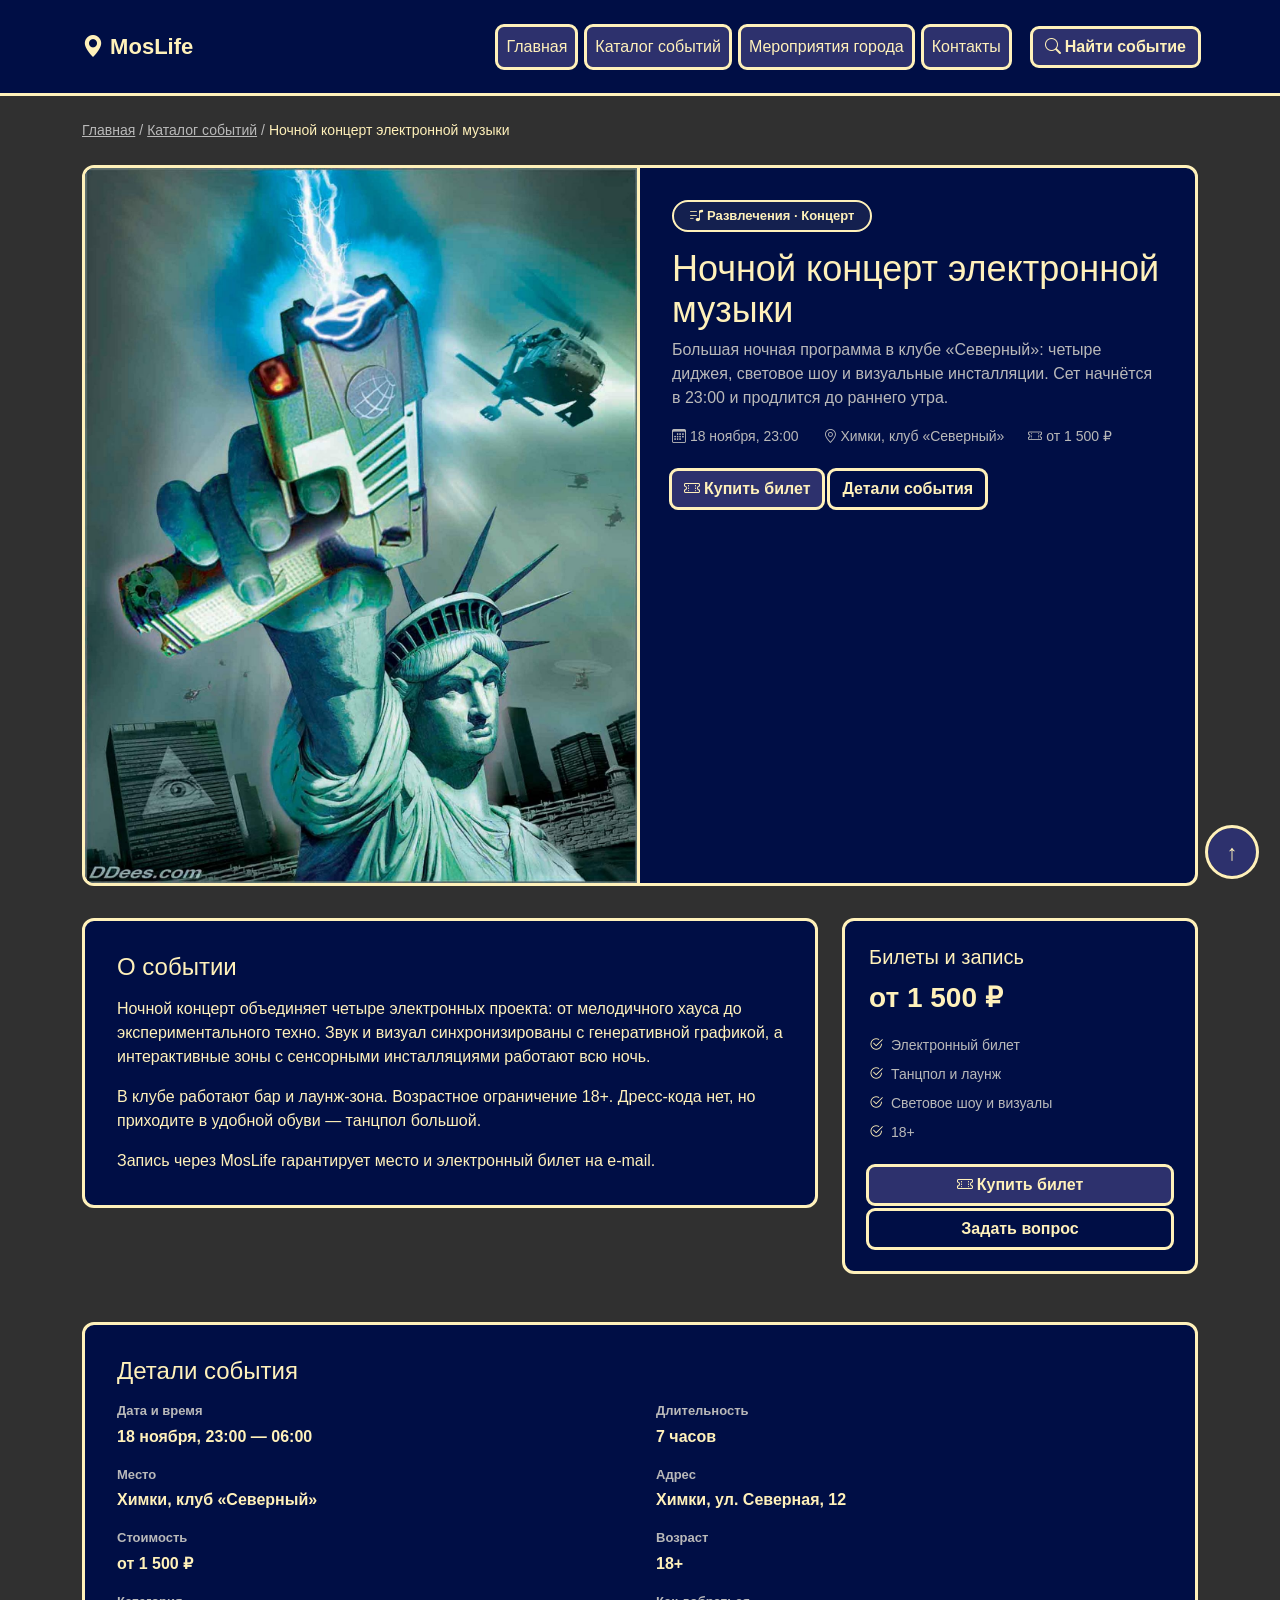
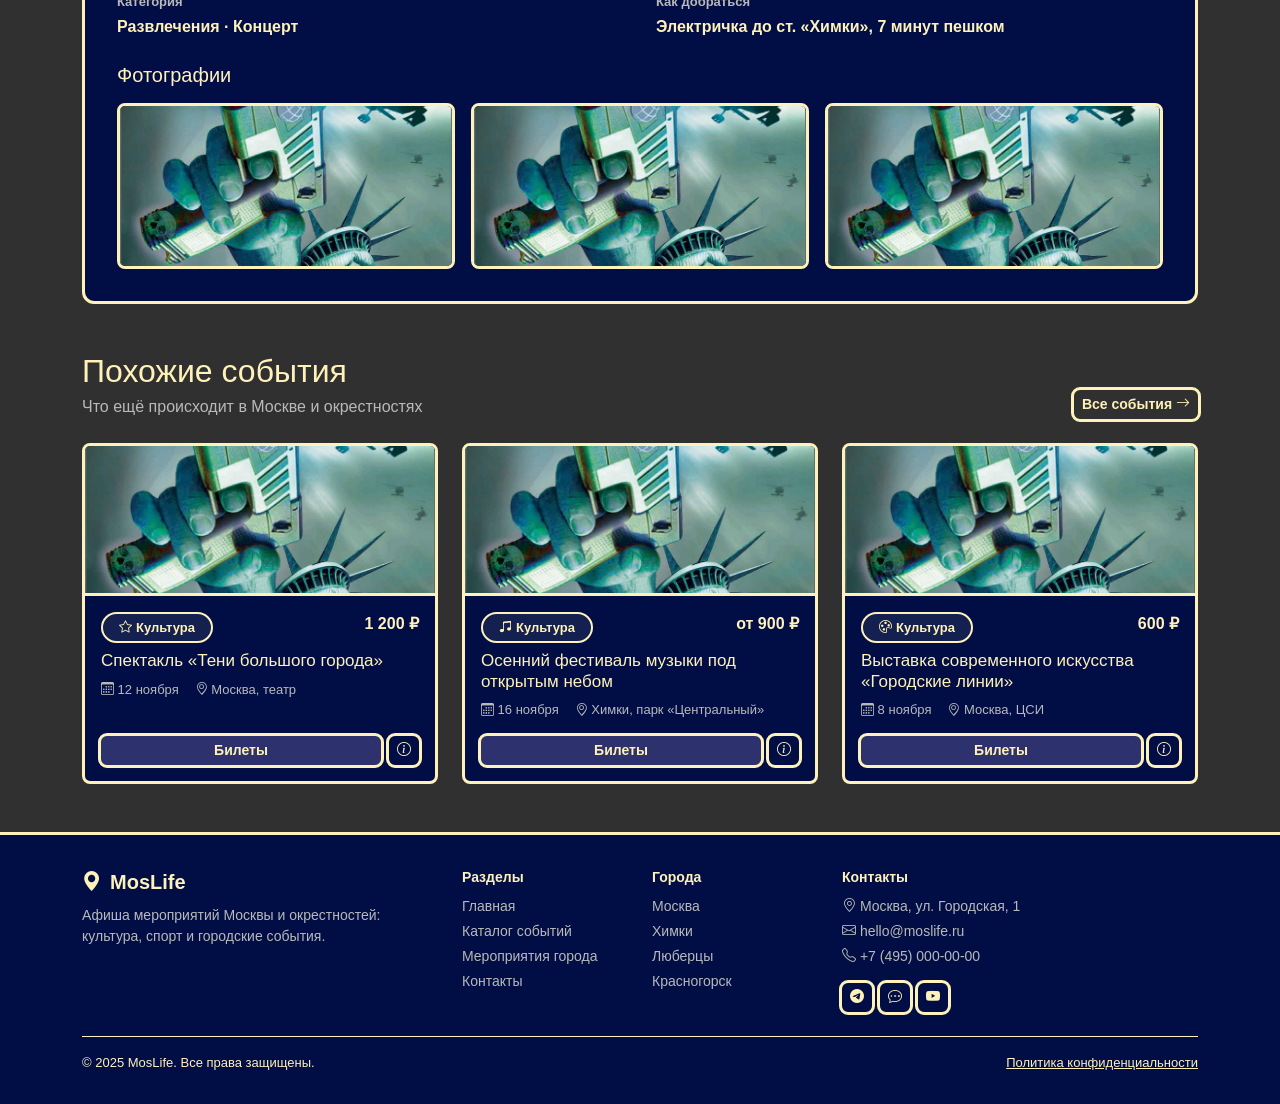
<file: events/nochnoy-koncert.html>
<!DOCTYPE html>
<html lang="ru">
<head>
  <meta charset="UTF-8">
  <meta name="viewport" content="width=device-width, initial-scale=1">
  <title>Ночной концерт электронной музыки — MosLife</title>
  <meta name="description" content="Ночной концерт электронной музыки в Химках. 18 ноября. Билеты от 1 500 ₽, покупка и запись через MosLife.">

  <link href="https://cdn.jsdelivr.net/npm/bootstrap@5.3.3/dist/css/bootstrap.min.css" rel="stylesheet">
  <link href="https://cdn.jsdelivr.net/npm/bootstrap-icons@1.11.3/font/bootstrap-icons.css" rel="stylesheet">
  <link href="../css/style.css" rel="stylesheet">
</head>
<body>

  <nav class="navbar navbar-expand-lg navbar-moslife fixed-top py-2">
    <div class="container">
      <a class="navbar-brand" href="../index.html">
        <i class="bi bi-geo-alt-fill" aria-hidden="true"></i> Mos<span class="brand-accent">Life</span>
      </a>
      <button class="navbar-toggler" type="button" data-bs-toggle="collapse" data-bs-target="#mainNav" aria-controls="mainNav" aria-expanded="false" aria-label="Меню">
        <span class="navbar-toggler-icon"></span>
      </button>
      <div class="collapse navbar-collapse" id="mainNav">
        <ul class="navbar-nav ms-auto align-items-lg-center gap-lg-1 mt-3 mt-lg-0">
          <li class="nav-item"><a class="nav-link" href="../index.html">Главная</a></li>
          <li class="nav-item"><a class="nav-link" href="../catalog.html">Каталог событий</a></li>
          <li class="nav-item"><a class="nav-link" href="../meetings.html">Мероприятия города</a></li>
          <li class="nav-item"><a class="nav-link" href="../contacts.html">Контакты</a></li>
          <li class="nav-item ms-lg-3 mt-2 mt-lg-0">
            <button class="btn btn-moslife-accent w-100" data-bs-toggle="modal" data-bs-target="#searchModal">
              <i class="bi bi-search me-1" aria-hidden="true"></i>Найти событие
            </button>
          </li>
        </ul>
      </div>
    </div>
  </nav>

  <main class="container">

    <nav class="breadcrumbs" aria-label="Хлебные крошки">
      <a href="../index.html">Главная</a>
      <span class="breadcrumbs__sep" aria-hidden="true">/</span>
      <a href="../catalog.html">Каталог событий</a>
      <span class="breadcrumbs__sep" aria-hidden="true">/</span>
      <span class="breadcrumbs__current" aria-current="page">Ночной концерт электронной музыки</span>
    </nav>

    <article class="event-hero" aria-labelledby="event-title">
      <div class="row g-0">
        <div class="col-lg-6">
          <div class="event-hero__cover h-100">
            <img class="event-hero__cover-img" src="../img/placeholder.png" alt="Ночной концерт электронной музыки">
          </div>
        </div>
        <div class="col-lg-6">
          <div class="event-hero__body">
            <span class="chip mb-3"><i class="bi bi-music-note-list chip__icon" aria-hidden="true"></i>Развлечения · Концерт</span>
            <h1 class="event-hero__title" id="event-title">Ночной концерт электронной музыки</h1>
            <p class="event-hero__lead mb-3">
              Большая ночная программа в клубе «Северный»: четыре диджея, световое шоу
              и визуальные инсталляции. Сет начнётся в 23:00 и продлится до раннего утра.
            </p>
            <div class="event-hero__meta">
              <span><i class="bi bi-calendar3" aria-hidden="true"></i> 18 ноября, 23:00</span>
              <span><i class="bi bi-geo-alt" aria-hidden="true"></i> Химки, клуб «Северный»</span>
              <span><i class="bi bi-ticket-perforated" aria-hidden="true"></i> от 1 500 ₽</span>
            </div>
            <div class="d-flex flex-wrap gap-2">
              <button type="button" class="btn btn-moslife-accent"
                      data-bs-toggle="modal" data-bs-target="#signupModal"
                      data-event-title="Ночной концерт электронной музыки"
                      data-event-date="18 ноября"
                      data-event-place="Химки, клуб"
                      data-event-price="от 1 500 ₽"
                      data-event-action="Купить билет">
                <i class="bi bi-ticket-perforated me-1" aria-hidden="true"></i>Купить билет
              </button>
              <a href="#details" class="btn btn-moslife-ghost">Детали события</a>
            </div>
          </div>
        </div>
      </div>
    </article>

    <section class="mb-5" aria-labelledby="about-title">
      <div class="row g-4 align-items-stretch">
        <div class="col-lg-8">
          <div class="event-details">
            <h2 id="about-title" class="h4">О событии</h2>
            <p>
              Ночной концерт объединяет четыре электронных проекта: от мелодичного хауса
              до экспериментального техно. Звук и визуал синхронизированы с генеративной графикой,
              а интерактивные зоны с сенсорными инсталляциями работают всю ночь.
            </p>
            <p>
              В клубе работают бар и лаунж-зона. Возрастное ограничение 18+. Дресс-кода нет,
              но приходите в удобной обуви — танцпол большой.
            </p>
            <p class="mb-0">Запись через MosLife гарантирует место и электронный билет на e-mail.</p>
          </div>
        </div>
        <div class="col-lg-4">
          <aside class="event-side" aria-labelledby="side-title">
            <h2 id="side-title" class="h5 mb-2">Билеты и запись</h2>
            <div class="event-side__price">от 1 500 ₽</div>
            <ul class="event-side__list">
              <li><i class="bi bi-check2-circle event-side__check" aria-hidden="true"></i>Электронный билет</li>
              <li><i class="bi bi-check2-circle event-side__check" aria-hidden="true"></i>Танцпол и лаунж</li>
              <li><i class="bi bi-check2-circle event-side__check" aria-hidden="true"></i>Световое шоу и визуалы</li>
              <li><i class="bi bi-check2-circle event-side__check" aria-hidden="true"></i>18+</li>
            </ul>
            <button type="button" class="btn btn-moslife-accent w-100 mb-2"
                    data-bs-toggle="modal" data-bs-target="#signupModal"
                    data-event-title="Ночной концерт электронной музыки"
                    data-event-date="18 ноября"
                    data-event-place="Химки, клуб"
                    data-event-price="от 1 500 ₽"
                    data-event-action="Купить билет">
              <i class="bi bi-ticket-perforated me-1" aria-hidden="true"></i>Купить билет
            </button>
            <a href="../contacts.html" class="btn btn-moslife-ghost w-100">Задать вопрос</a>
          </aside>
        </div>
      </div>
    </section>

    <section class="mb-5" id="details" aria-labelledby="details-title">
      <div class="event-details">
        <h2 id="details-title" class="h4">Детали события</h2>
        <dl class="event-details__grid">
          <div><dt>Дата и время</dt><dd>18 ноября, 23:00 — 06:00</dd></div>
          <div><dt>Длительность</dt><dd>7 часов</dd></div>
          <div><dt>Место</dt><dd>Химки, клуб «Северный»</dd></div>
          <div><dt>Адрес</dt><dd>Химки, ул. Северная, 12</dd></div>
          <div><dt>Стоимость</dt><dd>от 1 500 ₽</dd></div>
          <div><dt>Возраст</dt><dd>18+</dd></div>
          <div><dt>Категория</dt><dd>Развлечения · Концерт</dd></div>
          <div><dt>Как добраться</dt><dd>Электричка до ст. «Химки», 7 минут пешком</dd></div>
        </dl>
        <h3 class="h5 mb-3">Фотографии</h3>
        <div class="event-gallery">
          <a class="event-gallery__item" href="../img/placeholder.png" aria-label="Открыть фото 1"><img class="event-gallery__img" src="../img/placeholder.png" alt="Сцена ночного концерта"></a>
          <a class="event-gallery__item" href="../img/placeholder.png" aria-label="Открыть фото 2"><img class="event-gallery__img" src="../img/placeholder.png" alt="Световое шоу"></a>
          <a class="event-gallery__item" href="../img/placeholder.png" aria-label="Открыть фото 3"><img class="event-gallery__img" src="../img/placeholder.png" alt="Танцпол клуба"></a>
        </div>
      </div>
    </section>

    <section class="mb-5" aria-labelledby="similar-title">
      <div class="d-flex flex-wrap justify-content-between align-items-end gap-2 mb-4">
        <div>
          <h2 id="similar-title" class="mb-1">Похожие события</h2>
          <p class="text-muted-soft mb-0">Что ещё происходит в Москве и окрестностях</p>
        </div>
        <a href="../catalog.html" class="btn btn-moslife-ghost btn-sm">Все события <i class="bi bi-arrow-right" aria-hidden="true"></i></a>
      </div>
      <div class="row g-4">
        <div class="col-sm-6 col-lg-4">
          <article class="card card-event">
            <div class="card-event__cover"><img class="card-event__cover-img" src="../img/placeholder.png" alt="Спектакль Тени большого города"></div>
            <div class="card-body d-flex flex-column">
              <div class="d-flex justify-content-between align-items-start mb-2">
                <span class="chip"><i class="bi bi-star chip__icon" aria-hidden="true"></i>Культура</span>
                <span class="card-event__price">1 200 ₽</span>
              </div>
              <h3 class="card-title">Спектакль «Тени большого города»</h3>
              <p class="card-event__meta mb-3">
                <span><i class="bi bi-calendar3" aria-hidden="true"></i> 12 ноября</span>
                <span><i class="bi bi-geo-alt" aria-hidden="true"></i> Москва, театр</span>
              </p>
              <div class="mt-auto d-flex gap-2">
                <button type="button" class="btn btn-moslife-accent btn-sm flex-grow-1"
                        data-bs-toggle="modal" data-bs-target="#signupModal"
                        data-event-title="Спектакль «Тени большого города»"
                        data-event-date="12 ноября" data-event-place="Москва, театр"
                        data-event-price="1 200 ₽" data-event-action="Купить билет">Билеты</button>
                <a href="teni-bolshogo-goroda.html" class="btn btn-moslife-ghost btn-sm" aria-label="Подробнее"><i class="bi bi-info-circle" aria-hidden="true"></i></a>
              </div>
            </div>
          </article>
        </div>
        <div class="col-sm-6 col-lg-4">
          <article class="card card-event">
            <div class="card-event__cover"><img class="card-event__cover-img" src="../img/placeholder.png" alt="Осенний фестиваль музыки"></div>
            <div class="card-body d-flex flex-column">
              <div class="d-flex justify-content-between align-items-start mb-2">
                <span class="chip"><i class="bi bi-music-note-beamed chip__icon" aria-hidden="true"></i>Культура</span>
                <span class="card-event__price">от 900 ₽</span>
              </div>
              <h3 class="card-title">Осенний фестиваль музыки под открытым небом</h3>
              <p class="card-event__meta mb-3">
                <span><i class="bi bi-calendar3" aria-hidden="true"></i> 16 ноября</span>
                <span><i class="bi bi-geo-alt" aria-hidden="true"></i> Химки, парк «Центральный»</span>
              </p>
              <div class="mt-auto d-flex gap-2">
                <button type="button" class="btn btn-moslife-accent btn-sm flex-grow-1"
                        data-bs-toggle="modal" data-bs-target="#signupModal"
                        data-event-title="Осенний фестиваль музыки под открытым небом"
                        data-event-date="16 ноября" data-event-place="Химки, парк «Центральный»"
                        data-event-price="от 900 ₽" data-event-action="Купить билет">Билеты</button>
                <a href="osenniy-festival.html" class="btn btn-moslife-ghost btn-sm" aria-label="Подробнее"><i class="bi bi-info-circle" aria-hidden="true"></i></a>
              </div>
            </div>
          </article>
        </div>
        <div class="col-sm-6 col-lg-4">
          <article class="card card-event">
            <div class="card-event__cover"><img class="card-event__cover-img" src="../img/placeholder.png" alt="Выставка Городские линии"></div>
            <div class="card-body d-flex flex-column">
              <div class="d-flex justify-content-between align-items-start mb-2">
                <span class="chip"><i class="bi bi-palette chip__icon" aria-hidden="true"></i>Культура</span>
                <span class="card-event__price">600 ₽</span>
              </div>
              <h3 class="card-title">Выставка современного искусства «Городские линии»</h3>
              <p class="card-event__meta mb-3">
                <span><i class="bi bi-calendar3" aria-hidden="true"></i> 8 ноября</span>
                <span><i class="bi bi-geo-alt" aria-hidden="true"></i> Москва, ЦСИ</span>
              </p>
              <div class="mt-auto d-flex gap-2">
                <button type="button" class="btn btn-moslife-accent btn-sm flex-grow-1"
                        data-bs-toggle="modal" data-bs-target="#signupModal"
                        data-event-title="Выставка современного искусства «Городские линии»"
                        data-event-date="8 ноября" data-event-place="Москва, ЦСИ"
                        data-event-price="600 ₽" data-event-action="Купить билет">Билеты</button>
                <a href="gorodskie-linii.html" class="btn btn-moslife-ghost btn-sm" aria-label="Подробнее"><i class="bi bi-info-circle" aria-hidden="true"></i></a>
              </div>
            </div>
          </article>
        </div>
      </div>
    </section>

  </main>

  <footer class="site-footer">
    <div class="container">
      <div class="row g-4">
        <div class="col-md-4">
          <a class="site-footer__brand d-inline-flex align-items-center gap-2" href="../index.html">
            <i class="bi bi-geo-alt-fill" aria-hidden="true"></i> MosLife
          </a>
          <p class="site-footer__list mt-2 mb-0">Афиша мероприятий Москвы и окрестностей: культура, спорт и городские события.</p>
        </div>
        <div class="col-6 col-md-2">
          <div class="site-footer__title">Разделы</div>
          <ul class="site-footer__list">
            <li><a href="../index.html">Главная</a></li>
            <li><a href="../catalog.html">Каталог событий</a></li>
            <li><a href="../meetings.html">Мероприятия города</a></li>
            <li><a href="../contacts.html">Контакты</a></li>
          </ul>
        </div>
        <div class="col-6 col-md-2">
          <div class="site-footer__title">Города</div>
          <ul class="site-footer__list">
            <li><a href="../catalog.html">Москва</a></li>
            <li><a href="../catalog.html">Химки</a></li>
            <li><a href="../catalog.html">Люберцы</a></li>
            <li><a href="../catalog.html">Красногорск</a></li>
          </ul>
        </div>
        <div class="col-md-4">
          <div class="site-footer__title">Контакты</div>
          <ul class="site-footer__list">
            <li><i class="bi bi-geo-alt" aria-hidden="true"></i> Москва, ул. Городская, 1</li>
            <li><i class="bi bi-envelope" aria-hidden="true"></i> hello@moslife.ru</li>
            <li><i class="bi bi-telephone" aria-hidden="true"></i> +7 (495) 000-00-00</li>
          </ul>
          <div class="d-flex gap-2 mt-3">
            <a href="#" class="btn btn-moslife-ghost btn-sm" aria-label="Telegram"><i class="bi bi-telegram" aria-hidden="true"></i></a>
            <a href="#" class="btn btn-moslife-ghost btn-sm" aria-label="VK"><i class="bi bi-chat-dots" aria-hidden="true"></i></a>
            <a href="#" class="btn btn-moslife-ghost btn-sm" aria-label="YouTube"><i class="bi bi-youtube" aria-hidden="true"></i></a>
          </div>
        </div>
      </div>
      <div class="site-footer__bottom d-flex flex-wrap justify-content-between gap-2">
        <span>© 2025 MosLife. Все права защищены.</span>
        <a href="#">Политика конфиденциальности</a>
      </div>
    </div>
  </footer>

  <div class="modal fade modal-moslife" id="searchModal" tabindex="-1" aria-labelledby="searchModalLabel" aria-hidden="true">
    <div class="modal-dialog modal-dialog-centered">
      <div class="modal-content">
        <div class="modal-header">
          <h2 class="modal-title h5" id="searchModalLabel">Найти событие</h2>
          <button type="button" class="btn-close" data-bs-dismiss="modal" aria-label="Закрыть"></button>
        </div>
        <form action="../catalog.html" method="get">
          <div class="modal-body">
            <div class="mb-3">
              <label class="form-label" for="modal-q">Что ищем?</label>
              <input class="form-control" type="text" id="modal-q" name="q" placeholder="Событие, площадка...">
            </div>
            <div class="row g-2">
              <div class="col-sm-6">
                <label class="form-label" for="modal-place">Место</label>
                <select class="form-select" id="modal-place" name="place">
                  <option value="">Везде</option><option>Только Москва</option><option>Химки</option><option>Люберцы</option><option>Красногорск</option><option>Одинцово</option><option>Котельники</option>
                </select>
              </div>
              <div class="col-sm-6">
                <label class="form-label" for="modal-sphere">Сфера</label>
                <select class="form-select" id="modal-sphere" name="sphere">
                  <option value="">Все сферы</option><option>Культура</option><option>Спорт</option><option>Развлечения</option><option>Образование</option>
                </select>
              </div>
            </div>
          </div>
          <div class="modal-footer">
            <button type="button" class="btn btn-moslife-ghost" data-bs-dismiss="modal">Отмена</button>
            <button type="submit" class="btn btn-moslife-accent">Найти</button>
          </div>
        </form>
      </div>
    </div>
  </div>

  <div class="modal fade modal-moslife" id="signupModal" tabindex="-1" aria-labelledby="signupModalLabel" aria-hidden="true">
    <div class="modal-dialog modal-dialog-centered">
      <div class="modal-content">
        <div class="modal-header">
          <h2 class="modal-title h5" id="signupModalLabel">Запись на событие</h2>
          <button type="button" class="btn-close" data-bs-dismiss="modal" aria-label="Закрыть"></button>
        </div>
        <form action="#" method="post" novalidate>
          <div class="modal-body">
            <div class="signup-event" aria-live="polite">
              <div class="signup-event__title" id="signupEventTitle"></div>
              <div class="signup-event__meta">
                <span><i class="bi bi-calendar3" aria-hidden="true"></i> <span id="signupEventDate"></span></span>
                <span><i class="bi bi-geo-alt" aria-hidden="true"></i> <span id="signupEventPlace"></span></span>
                <span><i class="bi bi-ticket-perforated" aria-hidden="true"></i> <span id="signupEventPrice"></span></span>
              </div>
            </div>
            <input type="hidden" id="signupEventField" name="event">
            <div class="mb-3">
              <label class="form-label" for="signupName">Имя и фамилия</label>
              <input class="form-control" type="text" id="signupName" name="name" required autocomplete="name">
              <div class="invalid-feedback">Укажите имя.</div>
            </div>
            <div class="mb-3">
              <label class="form-label" for="signupContact">E-mail или телефон</label>
              <input class="form-control" type="text" id="signupContact" name="contact" required autocomplete="email">
              <div class="invalid-feedback">Укажите e-mail или телефон для связи.</div>
            </div>
            <div class="mb-3">
              <label class="form-label" for="signupComment">Комментарий (необязательно)</label>
              <textarea class="form-control" id="signupComment" name="comment" rows="2"></textarea>
            </div>
            <div class="form-check">
              <input class="form-check-input" type="checkbox" id="signupAgree" name="agree" required>
              <label class="form-check-label" for="signupAgree">Согласен(на) на обработку персональных данных</label>
              <div class="invalid-feedback">Нужно согласие.</div>
            </div>
            <p id="signupStatus" class="small mb-0 mt-3" role="status" aria-live="polite"></p>
          </div>
          <div class="modal-footer">
            <button type="button" class="btn btn-moslife-ghost" data-bs-dismiss="modal">Отмена</button>
            <button type="submit" class="btn btn-moslife-accent">Отправить заявку</button>
          </div>
        </form>
      </div>
    </div>
  </div>

  <a href="#" class="back-to-top" aria-label="Наверх">↑</a>
  <script src="https://cdn.jsdelivr.net/npm/bootstrap@5.3.3/dist/js/bootstrap.bundle.min.js"></script>
  <script src="../js/signup.js"></script>
</body>
</html>
</file>
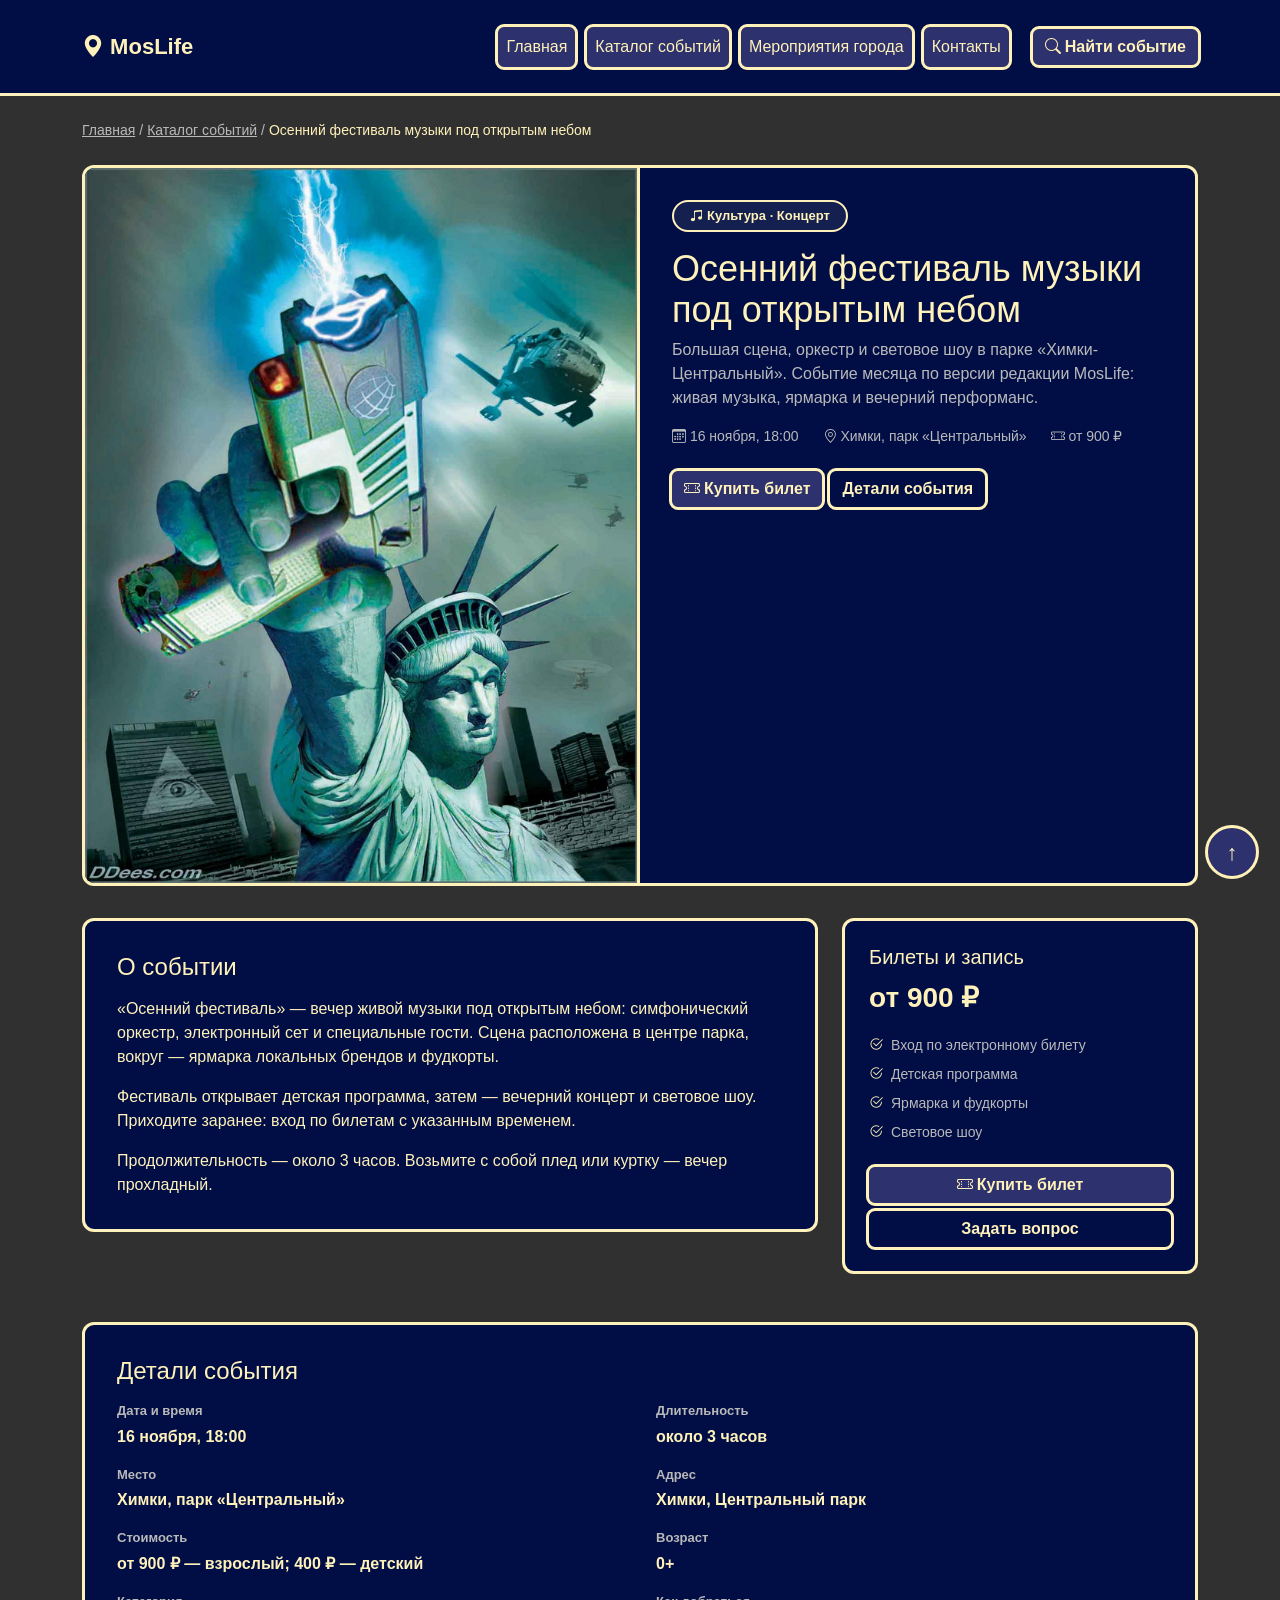
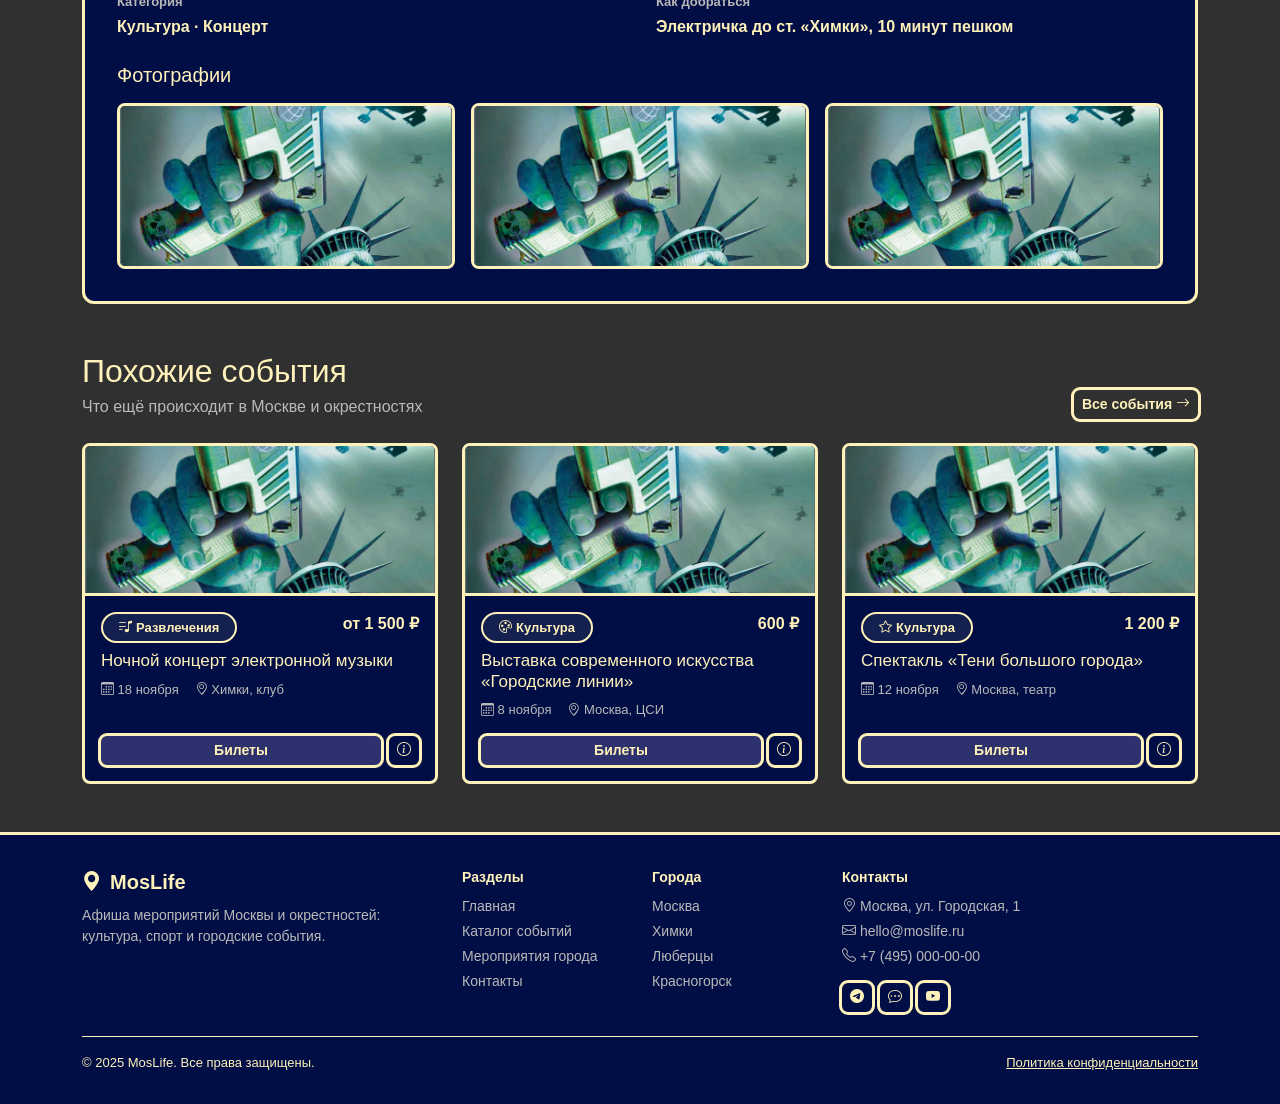
<file: events/osenniy-festival.html>
<!DOCTYPE html>
<html lang="ru">
<head>
  <meta charset="UTF-8">
  <meta name="viewport" content="width=device-width, initial-scale=1">
  <title>Осенний фестиваль музыки под открытым небом — MosLife</title>
  <meta name="description" content="Осенний фестиваль музыки под открытым небом в Химках. 16 ноября. Билеты от 900 ₽, покупка и запись через MosLife.">

  <link href="https://cdn.jsdelivr.net/npm/bootstrap@5.3.3/dist/css/bootstrap.min.css" rel="stylesheet">
  <link href="https://cdn.jsdelivr.net/npm/bootstrap-icons@1.11.3/font/bootstrap-icons.css" rel="stylesheet">
  <link href="../css/style.css" rel="stylesheet">
</head>
<body>

  <nav class="navbar navbar-expand-lg navbar-moslife fixed-top py-2">
    <div class="container">
      <a class="navbar-brand" href="../index.html">
        <i class="bi bi-geo-alt-fill" aria-hidden="true"></i> Mos<span class="brand-accent">Life</span>
      </a>
      <button class="navbar-toggler" type="button" data-bs-toggle="collapse" data-bs-target="#mainNav" aria-controls="mainNav" aria-expanded="false" aria-label="Меню">
        <span class="navbar-toggler-icon"></span>
      </button>
      <div class="collapse navbar-collapse" id="mainNav">
        <ul class="navbar-nav ms-auto align-items-lg-center gap-lg-1 mt-3 mt-lg-0">
          <li class="nav-item"><a class="nav-link" href="../index.html">Главная</a></li>
          <li class="nav-item"><a class="nav-link" href="../catalog.html">Каталог событий</a></li>
          <li class="nav-item"><a class="nav-link" href="../meetings.html">Мероприятия города</a></li>
          <li class="nav-item"><a class="nav-link" href="../contacts.html">Контакты</a></li>
          <li class="nav-item ms-lg-3 mt-2 mt-lg-0">
            <button class="btn btn-moslife-accent w-100" data-bs-toggle="modal" data-bs-target="#searchModal">
              <i class="bi bi-search me-1" aria-hidden="true"></i>Найти событие
            </button>
          </li>
        </ul>
      </div>
    </div>
  </nav>

  <main class="container">

    <nav class="breadcrumbs" aria-label="Хлебные крошки">
      <a href="../index.html">Главная</a>
      <span class="breadcrumbs__sep" aria-hidden="true">/</span>
      <a href="../catalog.html">Каталог событий</a>
      <span class="breadcrumbs__sep" aria-hidden="true">/</span>
      <span class="breadcrumbs__current" aria-current="page">Осенний фестиваль музыки под открытым небом</span>
    </nav>

    <article class="event-hero" aria-labelledby="event-title">
      <div class="row g-0">
        <div class="col-lg-6">
          <div class="event-hero__cover h-100">
            <img class="event-hero__cover-img" src="../img/placeholder.png" alt="Осенний фестиваль музыки под открытым небом">
          </div>
        </div>
        <div class="col-lg-6">
          <div class="event-hero__body">
            <span class="chip mb-3"><i class="bi bi-music-note-beamed chip__icon" aria-hidden="true"></i>Культура · Концерт</span>
            <h1 class="event-hero__title" id="event-title">Осенний фестиваль музыки под открытым небом</h1>
            <p class="event-hero__lead mb-3">
              Большая сцена, оркестр и световое шоу в парке «Химки-Центральный».
              Событие месяца по версии редакции MosLife: живая музыка, ярмарка и вечерний перформанс.
            </p>
            <div class="event-hero__meta">
              <span><i class="bi bi-calendar3" aria-hidden="true"></i> 16 ноября, 18:00</span>
              <span><i class="bi bi-geo-alt" aria-hidden="true"></i> Химки, парк «Центральный»</span>
              <span><i class="bi bi-ticket-perforated" aria-hidden="true"></i> от 900 ₽</span>
            </div>
            <div class="d-flex flex-wrap gap-2">
              <button type="button" class="btn btn-moslife-accent"
                      data-bs-toggle="modal" data-bs-target="#signupModal"
                      data-event-title="Осенний фестиваль музыки под открытым небом"
                      data-event-date="16 ноября, 18:00"
                      data-event-place="Химки, парк «Центральный»"
                      data-event-price="от 900 ₽"
                      data-event-action="Купить билет">
                <i class="bi bi-ticket-perforated me-1" aria-hidden="true"></i>Купить билет
              </button>
              <a href="#details" class="btn btn-moslife-ghost">Детали события</a>
            </div>
          </div>
        </div>
      </div>
    </article>

    <section class="mb-5" aria-labelledby="about-title">
      <div class="row g-4 align-items-stretch">
        <div class="col-lg-8">
          <div class="event-details">
            <h2 id="about-title" class="h4">О событии</h2>
            <p>
              «Осенний фестиваль» — вечер живой музыки под открытым небом: симфонический оркестр,
              электронный сет и специальные гости. Сцена расположена в центре парка, вокруг —
              ярмарка локальных брендов и фудкорты.
            </p>
            <p>
              Фестиваль открывает детская программа, затем — вечерний концерт и световое шоу.
              Приходите заранее: вход по билетам с указанным временем.
            </p>
            <p class="mb-0">Продолжительность — около 3 часов. Возьмите с собой плед или куртку — вечер прохладный.</p>
          </div>
        </div>
        <div class="col-lg-4">
          <aside class="event-side" aria-labelledby="side-title">
            <h2 id="side-title" class="h5 mb-2">Билеты и запись</h2>
            <div class="event-side__price">от 900 ₽</div>
            <ul class="event-side__list">
              <li><i class="bi bi-check2-circle event-side__check" aria-hidden="true"></i>Вход по электронному билету</li>
              <li><i class="bi bi-check2-circle event-side__check" aria-hidden="true"></i>Детская программа</li>
              <li><i class="bi bi-check2-circle event-side__check" aria-hidden="true"></i>Ярмарка и фудкорты</li>
              <li><i class="bi bi-check2-circle event-side__check" aria-hidden="true"></i>Световое шоу</li>
            </ul>
            <button type="button" class="btn btn-moslife-accent w-100 mb-2"
                    data-bs-toggle="modal" data-bs-target="#signupModal"
                    data-event-title="Осенний фестиваль музыки под открытым небом"
                    data-event-date="16 ноября, 18:00"
                    data-event-place="Химки, парк «Центральный»"
                    data-event-price="от 900 ₽"
                    data-event-action="Купить билет">
              <i class="bi bi-ticket-perforated me-1" aria-hidden="true"></i>Купить билет
            </button>
            <a href="../contacts.html" class="btn btn-moslife-ghost w-100">Задать вопрос</a>
          </aside>
        </div>
      </div>
    </section>

    <section class="mb-5" id="details" aria-labelledby="details-title">
      <div class="event-details">
        <h2 id="details-title" class="h4">Детали события</h2>
        <dl class="event-details__grid">
          <div><dt>Дата и время</dt><dd>16 ноября, 18:00</dd></div>
          <div><dt>Длительность</dt><dd>около 3 часов</dd></div>
          <div><dt>Место</dt><dd>Химки, парк «Центральный»</dd></div>
          <div><dt>Адрес</dt><dd>Химки, Центральный парк</dd></div>
          <div><dt>Стоимость</dt><dd>от 900 ₽ — взрослый; 400 ₽ — детский</dd></div>
          <div><dt>Возраст</dt><dd>0+</dd></div>
          <div><dt>Категория</dt><dd>Культура · Концерт</dd></div>
          <div><dt>Как добраться</dt><dd>Электричка до ст. «Химки», 10 минут пешком</dd></div>
        </dl>
        <h3 class="h5 mb-3">Фотографии</h3>
        <div class="event-gallery">
          <a class="event-gallery__item" href="../img/placeholder.png" aria-label="Открыть фото 1"><img class="event-gallery__img" src="../img/placeholder.png" alt="Сцена фестиваля"></a>
          <a class="event-gallery__item" href="../img/placeholder.png" aria-label="Открыть фото 2"><img class="event-gallery__img" src="../img/placeholder.png" alt="Вечерний концерт"></a>
          <a class="event-gallery__item" href="../img/placeholder.png" aria-label="Открыть фото 3"><img class="event-gallery__img" src="../img/placeholder.png" alt="Ярмарка на фестивале"></a>
        </div>
      </div>
    </section>

    <section class="mb-5" aria-labelledby="similar-title">
      <div class="d-flex flex-wrap justify-content-between align-items-end gap-2 mb-4">
        <div>
          <h2 id="similar-title" class="mb-1">Похожие события</h2>
          <p class="text-muted-soft mb-0">Что ещё происходит в Москве и окрестностях</p>
        </div>
        <a href="../catalog.html" class="btn btn-moslife-ghost btn-sm">Все события <i class="bi bi-arrow-right" aria-hidden="true"></i></a>
      </div>
      <div class="row g-4">
        <div class="col-sm-6 col-lg-4">
          <article class="card card-event">
            <div class="card-event__cover"><img class="card-event__cover-img" src="../img/placeholder.png" alt="Ночной концерт"></div>
            <div class="card-body d-flex flex-column">
              <div class="d-flex justify-content-between align-items-start mb-2">
                <span class="chip"><i class="bi bi-music-note-list chip__icon" aria-hidden="true"></i>Развлечения</span>
                <span class="card-event__price">от 1 500 ₽</span>
              </div>
              <h3 class="card-title">Ночной концерт электронной музыки</h3>
              <p class="card-event__meta mb-3">
                <span><i class="bi bi-calendar3" aria-hidden="true"></i> 18 ноября</span>
                <span><i class="bi bi-geo-alt" aria-hidden="true"></i> Химки, клуб</span>
              </p>
              <div class="mt-auto d-flex gap-2">
                <button type="button" class="btn btn-moslife-accent btn-sm flex-grow-1"
                        data-bs-toggle="modal" data-bs-target="#signupModal"
                        data-event-title="Ночной концерт электронной музыки"
                        data-event-date="18 ноября" data-event-place="Химки, клуб"
                        data-event-price="от 1 500 ₽" data-event-action="Купить билет">Билеты</button>
                <a href="nochnoy-koncert.html" class="btn btn-moslife-ghost btn-sm" aria-label="Подробнее"><i class="bi bi-info-circle" aria-hidden="true"></i></a>
              </div>
            </div>
          </article>
        </div>
        <div class="col-sm-6 col-lg-4">
          <article class="card card-event">
            <div class="card-event__cover"><img class="card-event__cover-img" src="../img/placeholder.png" alt="Выставка Городские линии"></div>
            <div class="card-body d-flex flex-column">
              <div class="d-flex justify-content-between align-items-start mb-2">
                <span class="chip"><i class="bi bi-palette chip__icon" aria-hidden="true"></i>Культура</span>
                <span class="card-event__price">600 ₽</span>
              </div>
              <h3 class="card-title">Выставка современного искусства «Городские линии»</h3>
              <p class="card-event__meta mb-3">
                <span><i class="bi bi-calendar3" aria-hidden="true"></i> 8 ноября</span>
                <span><i class="bi bi-geo-alt" aria-hidden="true"></i> Москва, ЦСИ</span>
              </p>
              <div class="mt-auto d-flex gap-2">
                <button type="button" class="btn btn-moslife-accent btn-sm flex-grow-1"
                        data-bs-toggle="modal" data-bs-target="#signupModal"
                        data-event-title="Выставка современного искусства «Городские линии»"
                        data-event-date="8 ноября" data-event-place="Москва, ЦСИ"
                        data-event-price="600 ₽" data-event-action="Купить билет">Билеты</button>
                <a href="gorodskie-linii.html" class="btn btn-moslife-ghost btn-sm" aria-label="Подробнее"><i class="bi bi-info-circle" aria-hidden="true"></i></a>
              </div>
            </div>
          </article>
        </div>
        <div class="col-sm-6 col-lg-4">
          <article class="card card-event">
            <div class="card-event__cover"><img class="card-event__cover-img" src="../img/placeholder.png" alt="Спектакль Тени большого города"></div>
            <div class="card-body d-flex flex-column">
              <div class="d-flex justify-content-between align-items-start mb-2">
                <span class="chip"><i class="bi bi-star chip__icon" aria-hidden="true"></i>Культура</span>
                <span class="card-event__price">1 200 ₽</span>
              </div>
              <h3 class="card-title">Спектакль «Тени большого города»</h3>
              <p class="card-event__meta mb-3">
                <span><i class="bi bi-calendar3" aria-hidden="true"></i> 12 ноября</span>
                <span><i class="bi bi-geo-alt" aria-hidden="true"></i> Москва, театр</span>
              </p>
              <div class="mt-auto d-flex gap-2">
                <button type="button" class="btn btn-moslife-accent btn-sm flex-grow-1"
                        data-bs-toggle="modal" data-bs-target="#signupModal"
                        data-event-title="Спектакль «Тени большого города»"
                        data-event-date="12 ноября" data-event-place="Москва, театр"
                        data-event-price="1 200 ₽" data-event-action="Купить билет">Билеты</button>
                <a href="teni-bolshogo-goroda.html" class="btn btn-moslife-ghost btn-sm" aria-label="Подробнее"><i class="bi bi-info-circle" aria-hidden="true"></i></a>
              </div>
            </div>
          </article>
        </div>
      </div>
    </section>

  </main>

  <footer class="site-footer">
    <div class="container">
      <div class="row g-4">
        <div class="col-md-4">
          <a class="site-footer__brand d-inline-flex align-items-center gap-2" href="../index.html">
            <i class="bi bi-geo-alt-fill" aria-hidden="true"></i> MosLife
          </a>
          <p class="site-footer__list mt-2 mb-0">Афиша мероприятий Москвы и окрестностей: культура, спорт и городские события.</p>
        </div>
        <div class="col-6 col-md-2">
          <div class="site-footer__title">Разделы</div>
          <ul class="site-footer__list">
            <li><a href="../index.html">Главная</a></li>
            <li><a href="../catalog.html">Каталог событий</a></li>
            <li><a href="../meetings.html">Мероприятия города</a></li>
            <li><a href="../contacts.html">Контакты</a></li>
          </ul>
        </div>
        <div class="col-6 col-md-2">
          <div class="site-footer__title">Города</div>
          <ul class="site-footer__list">
            <li><a href="../catalog.html">Москва</a></li>
            <li><a href="../catalog.html">Химки</a></li>
            <li><a href="../catalog.html">Люберцы</a></li>
            <li><a href="../catalog.html">Красногорск</a></li>
          </ul>
        </div>
        <div class="col-md-4">
          <div class="site-footer__title">Контакты</div>
          <ul class="site-footer__list">
            <li><i class="bi bi-geo-alt" aria-hidden="true"></i> Москва, ул. Городская, 1</li>
            <li><i class="bi bi-envelope" aria-hidden="true"></i> hello@moslife.ru</li>
            <li><i class="bi bi-telephone" aria-hidden="true"></i> +7 (495) 000-00-00</li>
          </ul>
          <div class="d-flex gap-2 mt-3">
            <a href="#" class="btn btn-moslife-ghost btn-sm" aria-label="Telegram"><i class="bi bi-telegram" aria-hidden="true"></i></a>
            <a href="#" class="btn btn-moslife-ghost btn-sm" aria-label="VK"><i class="bi bi-chat-dots" aria-hidden="true"></i></a>
            <a href="#" class="btn btn-moslife-ghost btn-sm" aria-label="YouTube"><i class="bi bi-youtube" aria-hidden="true"></i></a>
          </div>
        </div>
      </div>
      <div class="site-footer__bottom d-flex flex-wrap justify-content-between gap-2">
        <span>© 2025 MosLife. Все права защищены.</span>
        <a href="#">Политика конфиденциальности</a>
      </div>
    </div>
  </footer>

  <div class="modal fade modal-moslife" id="searchModal" tabindex="-1" aria-labelledby="searchModalLabel" aria-hidden="true">
    <div class="modal-dialog modal-dialog-centered">
      <div class="modal-content">
        <div class="modal-header">
          <h2 class="modal-title h5" id="searchModalLabel">Найти событие</h2>
          <button type="button" class="btn-close" data-bs-dismiss="modal" aria-label="Закрыть"></button>
        </div>
        <form action="../catalog.html" method="get">
          <div class="modal-body">
            <div class="mb-3">
              <label class="form-label" for="modal-q">Что ищем?</label>
              <input class="form-control" type="text" id="modal-q" name="q" placeholder="Событие, площадка...">
            </div>
            <div class="row g-2">
              <div class="col-sm-6">
                <label class="form-label" for="modal-place">Место</label>
                <select class="form-select" id="modal-place" name="place">
                  <option value="">Везде</option><option>Только Москва</option><option>Химки</option><option>Люберцы</option><option>Красногорск</option><option>Одинцово</option><option>Котельники</option>
                </select>
              </div>
              <div class="col-sm-6">
                <label class="form-label" for="modal-sphere">Сфера</label>
                <select class="form-select" id="modal-sphere" name="sphere">
                  <option value="">Все сферы</option><option>Культура</option><option>Спорт</option><option>Развлечения</option><option>Образование</option>
                </select>
              </div>
            </div>
          </div>
          <div class="modal-footer">
            <button type="button" class="btn btn-moslife-ghost" data-bs-dismiss="modal">Отмена</button>
            <button type="submit" class="btn btn-moslife-accent">Найти</button>
          </div>
        </form>
      </div>
    </div>
  </div>

  <div class="modal fade modal-moslife" id="signupModal" tabindex="-1" aria-labelledby="signupModalLabel" aria-hidden="true">
    <div class="modal-dialog modal-dialog-centered">
      <div class="modal-content">
        <div class="modal-header">
          <h2 class="modal-title h5" id="signupModalLabel">Запись на событие</h2>
          <button type="button" class="btn-close" data-bs-dismiss="modal" aria-label="Закрыть"></button>
        </div>
        <form action="#" method="post" novalidate>
          <div class="modal-body">
            <div class="signup-event" aria-live="polite">
              <div class="signup-event__title" id="signupEventTitle"></div>
              <div class="signup-event__meta">
                <span><i class="bi bi-calendar3" aria-hidden="true"></i> <span id="signupEventDate"></span></span>
                <span><i class="bi bi-geo-alt" aria-hidden="true"></i> <span id="signupEventPlace"></span></span>
                <span><i class="bi bi-ticket-perforated" aria-hidden="true"></i> <span id="signupEventPrice"></span></span>
              </div>
            </div>
            <input type="hidden" id="signupEventField" name="event">
            <div class="mb-3">
              <label class="form-label" for="signupName">Имя и фамилия</label>
              <input class="form-control" type="text" id="signupName" name="name" required autocomplete="name">
              <div class="invalid-feedback">Укажите имя.</div>
            </div>
            <div class="mb-3">
              <label class="form-label" for="signupContact">E-mail или телефон</label>
              <input class="form-control" type="text" id="signupContact" name="contact" required autocomplete="email">
              <div class="invalid-feedback">Укажите e-mail или телефон для связи.</div>
            </div>
            <div class="mb-3">
              <label class="form-label" for="signupComment">Комментарий (необязательно)</label>
              <textarea class="form-control" id="signupComment" name="comment" rows="2"></textarea>
            </div>
            <div class="form-check">
              <input class="form-check-input" type="checkbox" id="signupAgree" name="agree" required>
              <label class="form-check-label" for="signupAgree">Согласен(на) на обработку персональных данных</label>
              <div class="invalid-feedback">Нужно согласие.</div>
            </div>
            <p id="signupStatus" class="small mb-0 mt-3" role="status" aria-live="polite"></p>
          </div>
          <div class="modal-footer">
            <button type="button" class="btn btn-moslife-ghost" data-bs-dismiss="modal">Отмена</button>
            <button type="submit" class="btn btn-moslife-accent">Отправить заявку</button>
          </div>
        </form>
      </div>
    </div>
  </div>

  <a href="#" class="back-to-top" aria-label="Наверх">↑</a>
  <script src="https://cdn.jsdelivr.net/npm/bootstrap@5.3.3/dist/js/bootstrap.bundle.min.js"></script>
  <script src="../js/signup.js"></script>
</body>
</html>
</file>
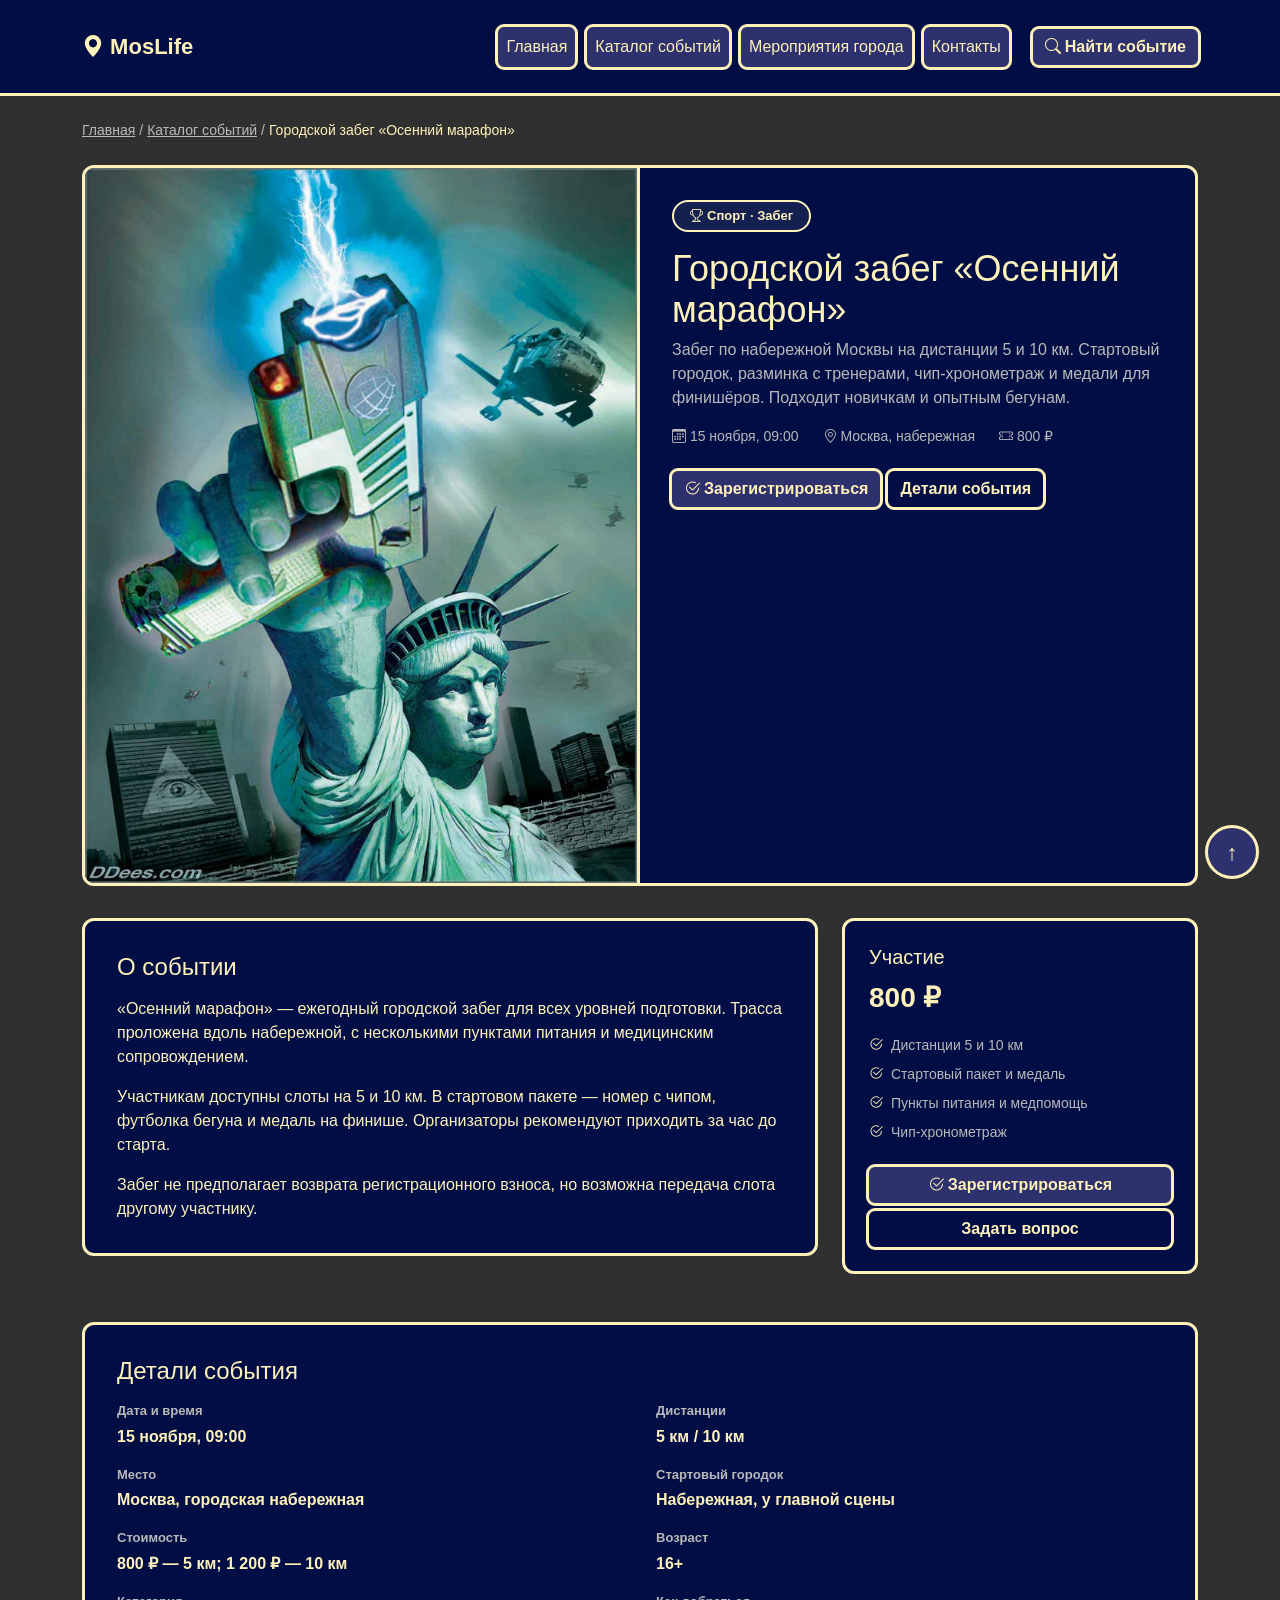
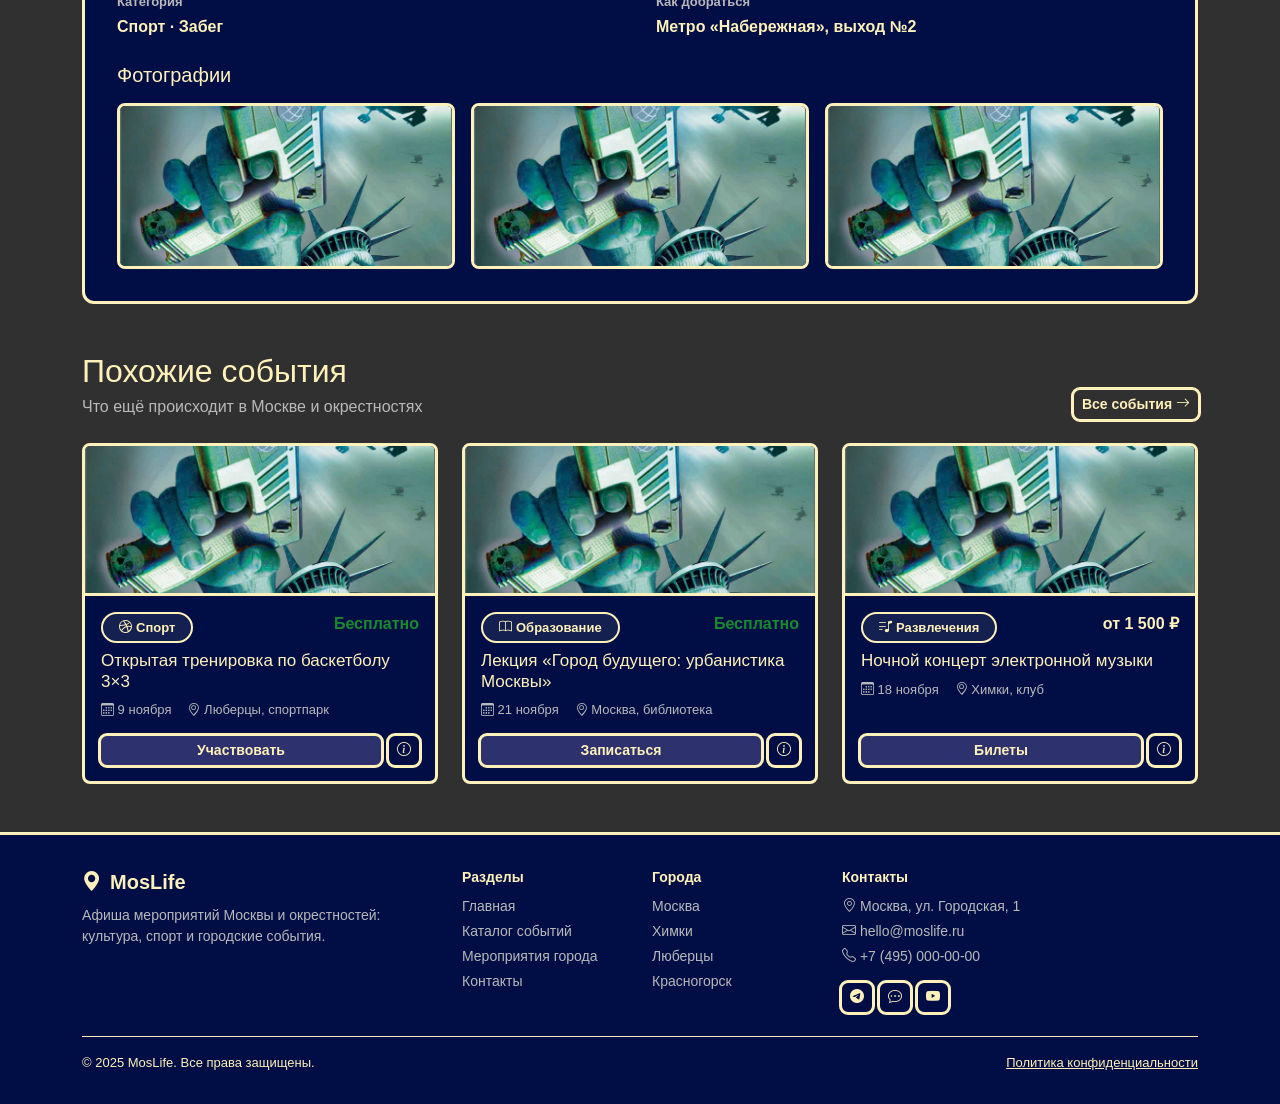
<file: events/osenniy-marafon.html>
<!DOCTYPE html>
<html lang="ru">
<head>
  <meta charset="UTF-8">
  <meta name="viewport" content="width=device-width, initial-scale=1">
  <title>Городской забег «Осенний марафон» — MosLife</title>
  <meta name="description" content="Городской забег «Осенний марафон» в Москве. 15 ноября. Стоимость участия 800 ₽, регистрация через MosLife.">

  <link href="https://cdn.jsdelivr.net/npm/bootstrap@5.3.3/dist/css/bootstrap.min.css" rel="stylesheet">
  <link href="https://cdn.jsdelivr.net/npm/bootstrap-icons@1.11.3/font/bootstrap-icons.css" rel="stylesheet">
  <link href="../css/style.css" rel="stylesheet">
</head>
<body>

  <nav class="navbar navbar-expand-lg navbar-moslife fixed-top py-2">
    <div class="container">
      <a class="navbar-brand" href="../index.html">
        <i class="bi bi-geo-alt-fill" aria-hidden="true"></i> Mos<span class="brand-accent">Life</span>
      </a>
      <button class="navbar-toggler" type="button" data-bs-toggle="collapse" data-bs-target="#mainNav" aria-controls="mainNav" aria-expanded="false" aria-label="Меню">
        <span class="navbar-toggler-icon"></span>
      </button>
      <div class="collapse navbar-collapse" id="mainNav">
        <ul class="navbar-nav ms-auto align-items-lg-center gap-lg-1 mt-3 mt-lg-0">
          <li class="nav-item"><a class="nav-link" href="../index.html">Главная</a></li>
          <li class="nav-item"><a class="nav-link" href="../catalog.html">Каталог событий</a></li>
          <li class="nav-item"><a class="nav-link" href="../meetings.html">Мероприятия города</a></li>
          <li class="nav-item"><a class="nav-link" href="../contacts.html">Контакты</a></li>
          <li class="nav-item ms-lg-3 mt-2 mt-lg-0">
            <button class="btn btn-moslife-accent w-100" data-bs-toggle="modal" data-bs-target="#searchModal">
              <i class="bi bi-search me-1" aria-hidden="true"></i>Найти событие
            </button>
          </li>
        </ul>
      </div>
    </div>
  </nav>

  <main class="container">

    <nav class="breadcrumbs" aria-label="Хлебные крошки">
      <a href="../index.html">Главная</a>
      <span class="breadcrumbs__sep" aria-hidden="true">/</span>
      <a href="../catalog.html">Каталог событий</a>
      <span class="breadcrumbs__sep" aria-hidden="true">/</span>
      <span class="breadcrumbs__current" aria-current="page">Городской забег «Осенний марафон»</span>
    </nav>

    <article class="event-hero" aria-labelledby="event-title">
      <div class="row g-0">
        <div class="col-lg-6">
          <div class="event-hero__cover h-100">
            <img class="event-hero__cover-img" src="../img/placeholder.png" alt="Городской забег «Осенний марафон»">
          </div>
        </div>
        <div class="col-lg-6">
          <div class="event-hero__body">
            <span class="chip mb-3"><i class="bi bi-trophy chip__icon" aria-hidden="true"></i>Спорт · Забег</span>
            <h1 class="event-hero__title" id="event-title">Городской забег «Осенний марафон»</h1>
            <p class="event-hero__lead mb-3">
              Забег по набережной Москвы на дистанции 5 и 10 км. Стартовый городок, разминка
              с тренерами, чип-хронометраж и медали для финишёров. Подходит новичкам и опытным бегунам.
            </p>
            <div class="event-hero__meta">
              <span><i class="bi bi-calendar3" aria-hidden="true"></i> 15 ноября, 09:00</span>
              <span><i class="bi bi-geo-alt" aria-hidden="true"></i> Москва, набережная</span>
              <span><i class="bi bi-ticket-perforated" aria-hidden="true"></i> 800 ₽</span>
            </div>
            <div class="d-flex flex-wrap gap-2">
              <button type="button" class="btn btn-moslife-accent"
                      data-bs-toggle="modal" data-bs-target="#signupModal"
                      data-event-title="Городской забег «Осенний марафон»"
                      data-event-date="15 ноября"
                      data-event-place="Москва, набережная"
                      data-event-price="800 ₽"
                      data-event-action="Зарегистрироваться">
                <i class="bi bi-check2-circle me-1" aria-hidden="true"></i>Зарегистрироваться
              </button>
              <a href="#details" class="btn btn-moslife-ghost">Детали события</a>
            </div>
          </div>
        </div>
      </div>
    </article>

    <section class="mb-5" aria-labelledby="about-title">
      <div class="row g-4 align-items-stretch">
        <div class="col-lg-8">
          <div class="event-details">
            <h2 id="about-title" class="h4">О событии</h2>
            <p>
              «Осенний марафон» — ежегодный городской забег для всех уровней подготовки.
              Трасса проложена вдоль набережной, с несколькими пунктами питания и медицинским сопровождением.
            </p>
            <p>
              Участникам доступны слоты на 5 и 10 км. В стартовом пакете — номер с чипом,
              футболка бегуна и медаль на финише. Организаторы рекомендуют приходить за час до старта.
            </p>
            <p class="mb-0">Забег не предполагает возврата регистрационного взноса, но возможна передача слота другому участнику.</p>
          </div>
        </div>
        <div class="col-lg-4">
          <aside class="event-side" aria-labelledby="side-title">
            <h2 id="side-title" class="h5 mb-2">Участие</h2>
            <div class="event-side__price">800 ₽</div>
            <ul class="event-side__list">
              <li><i class="bi bi-check2-circle event-side__check" aria-hidden="true"></i>Дистанции 5 и 10 км</li>
              <li><i class="bi bi-check2-circle event-side__check" aria-hidden="true"></i>Стартовый пакет и медаль</li>
              <li><i class="bi bi-check2-circle event-side__check" aria-hidden="true"></i>Пункты питания и медпомощь</li>
              <li><i class="bi bi-check2-circle event-side__check" aria-hidden="true"></i>Чип-хронометраж</li>
            </ul>
            <button type="button" class="btn btn-moslife-accent w-100 mb-2"
                    data-bs-toggle="modal" data-bs-target="#signupModal"
                    data-event-title="Городской забег «Осенний марафон»"
                    data-event-date="15 ноября"
                    data-event-place="Москва, набережная"
                    data-event-price="800 ₽"
                    data-event-action="Зарегистрироваться">
              <i class="bi bi-check2-circle me-1" aria-hidden="true"></i>Зарегистрироваться
            </button>
            <a href="../contacts.html" class="btn btn-moslife-ghost w-100">Задать вопрос</a>
          </aside>
        </div>
      </div>
    </section>

    <section class="mb-5" id="details" aria-labelledby="details-title">
      <div class="event-details">
        <h2 id="details-title" class="h4">Детали события</h2>
        <dl class="event-details__grid">
          <div><dt>Дата и время</dt><dd>15 ноября, 09:00</dd></div>
          <div><dt>Дистанции</dt><dd>5 км / 10 км</dd></div>
          <div><dt>Место</dt><dd>Москва, городская набережная</dd></div>
          <div><dt>Стартовый городок</dt><dd>Набережная, у главной сцены</dd></div>
          <div><dt>Стоимость</dt><dd>800 ₽ — 5 км; 1 200 ₽ — 10 км</dd></div>
          <div><dt>Возраст</dt><dd>16+</dd></div>
          <div><dt>Категория</dt><dd>Спорт · Забег</dd></div>
          <div><dt>Как добраться</dt><dd>Метро «Набережная», выход №2</dd></div>
        </dl>
        <h3 class="h5 mb-3">Фотографии</h3>
        <div class="event-gallery">
          <a class="event-gallery__item" href="../img/placeholder.png" aria-label="Открыть фото 1"><img class="event-gallery__img" src="../img/placeholder.png" alt="Старт забега"></a>
          <a class="event-gallery__item" href="../img/placeholder.png" aria-label="Открыть фото 2"><img class="event-gallery__img" src="../img/placeholder.png" alt="Бегуны на набережной"></a>
          <a class="event-gallery__item" href="../img/placeholder.png" aria-label="Открыть фото 3"><img class="event-gallery__img" src="../img/placeholder.png" alt="Финишная арка"></a>
        </div>
      </div>
    </section>

    <section class="mb-5" aria-labelledby="similar-title">
      <div class="d-flex flex-wrap justify-content-between align-items-end gap-2 mb-4">
        <div>
          <h2 id="similar-title" class="mb-1">Похожие события</h2>
          <p class="text-muted-soft mb-0">Что ещё происходит в Москве и окрестностях</p>
        </div>
        <a href="../catalog.html" class="btn btn-moslife-ghost btn-sm">Все события <i class="bi bi-arrow-right" aria-hidden="true"></i></a>
      </div>
      <div class="row g-4">
        <div class="col-sm-6 col-lg-4">
          <article class="card card-event">
            <div class="card-event__cover"><img class="card-event__cover-img" src="../img/placeholder.png" alt="Баскетбол 3×3"></div>
            <div class="card-body d-flex flex-column">
              <div class="d-flex justify-content-between align-items-start mb-2">
                <span class="chip"><i class="bi bi-dribbble chip__icon" aria-hidden="true"></i>Спорт</span>
                <span class="card-event__price card-event__price--free">Бесплатно</span>
              </div>
              <h3 class="card-title">Открытая тренировка по баскетболу 3×3</h3>
              <p class="card-event__meta mb-3">
                <span><i class="bi bi-calendar3" aria-hidden="true"></i> 9 ноября</span>
                <span><i class="bi bi-geo-alt" aria-hidden="true"></i> Люберцы, спортпарк</span>
              </p>
              <div class="mt-auto d-flex gap-2">
                <button type="button" class="btn btn-moslife-accent btn-sm flex-grow-1"
                        data-bs-toggle="modal" data-bs-target="#signupModal"
                        data-event-title="Открытая тренировка по баскетболу 3×3"
                        data-event-date="9 ноября" data-event-place="Люберцы, спортпарк"
                        data-event-price="Бесплатно" data-event-action="Записаться на тренировку">Участвовать</button>
                <a href="basketball-3x3.html" class="btn btn-moslife-ghost btn-sm" aria-label="Подробнее"><i class="bi bi-info-circle" aria-hidden="true"></i></a>
              </div>
            </div>
          </article>
        </div>
        <div class="col-sm-6 col-lg-4">
          <article class="card card-event">
            <div class="card-event__cover"><img class="card-event__cover-img" src="../img/placeholder.png" alt="Лекция урбанистика"></div>
            <div class="card-body d-flex flex-column">
              <div class="d-flex justify-content-between align-items-start mb-2">
                <span class="chip"><i class="bi bi-book chip__icon" aria-hidden="true"></i>Образование</span>
                <span class="card-event__price card-event__price--free">Бесплатно</span>
              </div>
              <h3 class="card-title">Лекция «Город будущего: урбанистика Москвы»</h3>
              <p class="card-event__meta mb-3">
                <span><i class="bi bi-calendar3" aria-hidden="true"></i> 21 ноября</span>
                <span><i class="bi bi-geo-alt" aria-hidden="true"></i> Москва, библиотека</span>
              </p>
              <div class="mt-auto d-flex gap-2">
                <button type="button" class="btn btn-moslife-accent btn-sm flex-grow-1"
                        data-bs-toggle="modal" data-bs-target="#signupModal"
                        data-event-title="Лекция «Город будущего: урбанистика Москвы»"
                        data-event-date="21 ноября" data-event-place="Москва, библиотека"
                        data-event-price="Бесплатно" data-event-action="Записаться">Записаться</button>
                <a href="urbanistika-moskvy.html" class="btn btn-moslife-ghost btn-sm" aria-label="Подробнее"><i class="bi bi-info-circle" aria-hidden="true"></i></a>
              </div>
            </div>
          </article>
        </div>
        <div class="col-sm-6 col-lg-4">
          <article class="card card-event">
            <div class="card-event__cover"><img class="card-event__cover-img" src="../img/placeholder.png" alt="Ночной концерт"></div>
            <div class="card-body d-flex flex-column">
              <div class="d-flex justify-content-between align-items-start mb-2">
                <span class="chip"><i class="bi bi-music-note-list chip__icon" aria-hidden="true"></i>Развлечения</span>
                <span class="card-event__price">от 1 500 ₽</span>
              </div>
              <h3 class="card-title">Ночной концерт электронной музыки</h3>
              <p class="card-event__meta mb-3">
                <span><i class="bi bi-calendar3" aria-hidden="true"></i> 18 ноября</span>
                <span><i class="bi bi-geo-alt" aria-hidden="true"></i> Химки, клуб</span>
              </p>
              <div class="mt-auto d-flex gap-2">
                <button type="button" class="btn btn-moslife-accent btn-sm flex-grow-1"
                        data-bs-toggle="modal" data-bs-target="#signupModal"
                        data-event-title="Ночной концерт электронной музыки"
                        data-event-date="18 ноября" data-event-place="Химки, клуб"
                        data-event-price="от 1 500 ₽" data-event-action="Купить билет">Билеты</button>
                <a href="nochnoy-koncert.html" class="btn btn-moslife-ghost btn-sm" aria-label="Подробнее"><i class="bi bi-info-circle" aria-hidden="true"></i></a>
              </div>
            </div>
          </article>
        </div>
      </div>
    </section>

  </main>

  <footer class="site-footer">
    <div class="container">
      <div class="row g-4">
        <div class="col-md-4">
          <a class="site-footer__brand d-inline-flex align-items-center gap-2" href="../index.html">
            <i class="bi bi-geo-alt-fill" aria-hidden="true"></i> MosLife
          </a>
          <p class="site-footer__list mt-2 mb-0">Афиша мероприятий Москвы и окрестностей: культура, спорт и городские события.</p>
        </div>
        <div class="col-6 col-md-2">
          <div class="site-footer__title">Разделы</div>
          <ul class="site-footer__list">
            <li><a href="../index.html">Главная</a></li>
            <li><a href="../catalog.html">Каталог событий</a></li>
            <li><a href="../meetings.html">Мероприятия города</a></li>
            <li><a href="../contacts.html">Контакты</a></li>
          </ul>
        </div>
        <div class="col-6 col-md-2">
          <div class="site-footer__title">Города</div>
          <ul class="site-footer__list">
            <li><a href="../catalog.html">Москва</a></li>
            <li><a href="../catalog.html">Химки</a></li>
            <li><a href="../catalog.html">Люберцы</a></li>
            <li><a href="../catalog.html">Красногорск</a></li>
          </ul>
        </div>
        <div class="col-md-4">
          <div class="site-footer__title">Контакты</div>
          <ul class="site-footer__list">
            <li><i class="bi bi-geo-alt" aria-hidden="true"></i> Москва, ул. Городская, 1</li>
            <li><i class="bi bi-envelope" aria-hidden="true"></i> hello@moslife.ru</li>
            <li><i class="bi bi-telephone" aria-hidden="true"></i> +7 (495) 000-00-00</li>
          </ul>
          <div class="d-flex gap-2 mt-3">
            <a href="#" class="btn btn-moslife-ghost btn-sm" aria-label="Telegram"><i class="bi bi-telegram" aria-hidden="true"></i></a>
            <a href="#" class="btn btn-moslife-ghost btn-sm" aria-label="VK"><i class="bi bi-chat-dots" aria-hidden="true"></i></a>
            <a href="#" class="btn btn-moslife-ghost btn-sm" aria-label="YouTube"><i class="bi bi-youtube" aria-hidden="true"></i></a>
          </div>
        </div>
      </div>
      <div class="site-footer__bottom d-flex flex-wrap justify-content-between gap-2">
        <span>© 2025 MosLife. Все права защищены.</span>
        <a href="#">Политика конфиденциальности</a>
      </div>
    </div>
  </footer>

  <div class="modal fade modal-moslife" id="searchModal" tabindex="-1" aria-labelledby="searchModalLabel" aria-hidden="true">
    <div class="modal-dialog modal-dialog-centered">
      <div class="modal-content">
        <div class="modal-header">
          <h2 class="modal-title h5" id="searchModalLabel">Найти событие</h2>
          <button type="button" class="btn-close" data-bs-dismiss="modal" aria-label="Закрыть"></button>
        </div>
        <form action="../catalog.html" method="get">
          <div class="modal-body">
            <div class="mb-3">
              <label class="form-label" for="modal-q">Что ищем?</label>
              <input class="form-control" type="text" id="modal-q" name="q" placeholder="Событие, площадка...">
            </div>
            <div class="row g-2">
              <div class="col-sm-6">
                <label class="form-label" for="modal-place">Место</label>
                <select class="form-select" id="modal-place" name="place">
                  <option value="">Везде</option><option>Только Москва</option><option>Химки</option><option>Люберцы</option><option>Красногорск</option><option>Одинцово</option><option>Котельники</option>
                </select>
              </div>
              <div class="col-sm-6">
                <label class="form-label" for="modal-sphere">Сфера</label>
                <select class="form-select" id="modal-sphere" name="sphere">
                  <option value="">Все сферы</option><option>Культура</option><option>Спорт</option><option>Развлечения</option><option>Образование</option>
                </select>
              </div>
            </div>
          </div>
          <div class="modal-footer">
            <button type="button" class="btn btn-moslife-ghost" data-bs-dismiss="modal">Отмена</button>
            <button type="submit" class="btn btn-moslife-accent">Найти</button>
          </div>
        </form>
      </div>
    </div>
  </div>

  <div class="modal fade modal-moslife" id="signupModal" tabindex="-1" aria-labelledby="signupModalLabel" aria-hidden="true">
    <div class="modal-dialog modal-dialog-centered">
      <div class="modal-content">
        <div class="modal-header">
          <h2 class="modal-title h5" id="signupModalLabel">Запись на событие</h2>
          <button type="button" class="btn-close" data-bs-dismiss="modal" aria-label="Закрыть"></button>
        </div>
        <form action="#" method="post" novalidate>
          <div class="modal-body">
            <div class="signup-event" aria-live="polite">
              <div class="signup-event__title" id="signupEventTitle"></div>
              <div class="signup-event__meta">
                <span><i class="bi bi-calendar3" aria-hidden="true"></i> <span id="signupEventDate"></span></span>
                <span><i class="bi bi-geo-alt" aria-hidden="true"></i> <span id="signupEventPlace"></span></span>
                <span><i class="bi bi-ticket-perforated" aria-hidden="true"></i> <span id="signupEventPrice"></span></span>
              </div>
            </div>
            <input type="hidden" id="signupEventField" name="event">
            <div class="mb-3">
              <label class="form-label" for="signupName">Имя и фамилия</label>
              <input class="form-control" type="text" id="signupName" name="name" required autocomplete="name">
              <div class="invalid-feedback">Укажите имя.</div>
            </div>
            <div class="mb-3">
              <label class="form-label" for="signupContact">E-mail или телефон</label>
              <input class="form-control" type="text" id="signupContact" name="contact" required autocomplete="email">
              <div class="invalid-feedback">Укажите e-mail или телефон для связи.</div>
            </div>
            <div class="mb-3">
              <label class="form-label" for="signupComment">Комментарий (необязательно)</label>
              <textarea class="form-control" id="signupComment" name="comment" rows="2"></textarea>
            </div>
            <div class="form-check">
              <input class="form-check-input" type="checkbox" id="signupAgree" name="agree" required>
              <label class="form-check-label" for="signupAgree">Согласен(на) на обработку персональных данных</label>
              <div class="invalid-feedback">Нужно согласие.</div>
            </div>
            <p id="signupStatus" class="small mb-0 mt-3" role="status" aria-live="polite"></p>
          </div>
          <div class="modal-footer">
            <button type="button" class="btn btn-moslife-ghost" data-bs-dismiss="modal">Отмена</button>
            <button type="submit" class="btn btn-moslife-accent">Отправить заявку</button>
          </div>
        </form>
      </div>
    </div>
  </div>

  <a href="#" class="back-to-top" aria-label="Наверх">↑</a>
  <script src="https://cdn.jsdelivr.net/npm/bootstrap@5.3.3/dist/js/bootstrap.bundle.min.js"></script>
  <script src="../js/signup.js"></script>
</body>
</html>
</file>
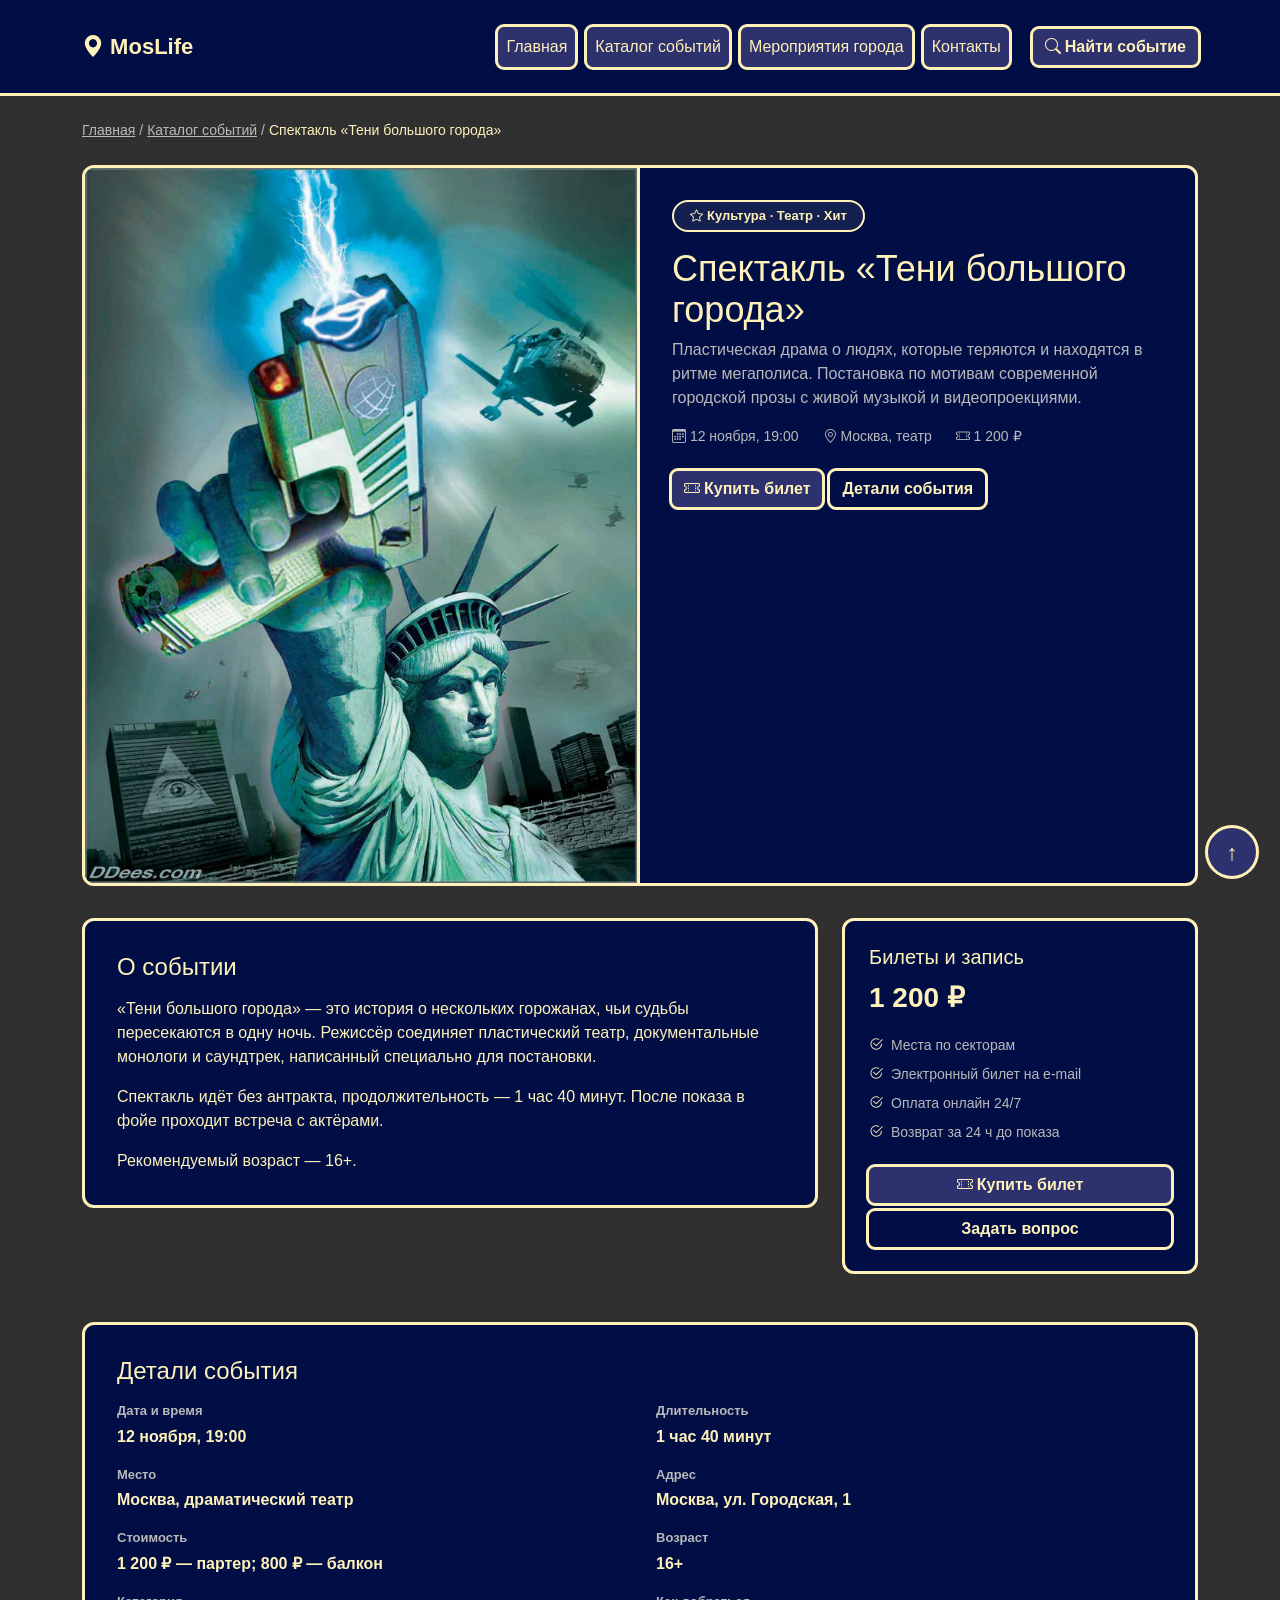
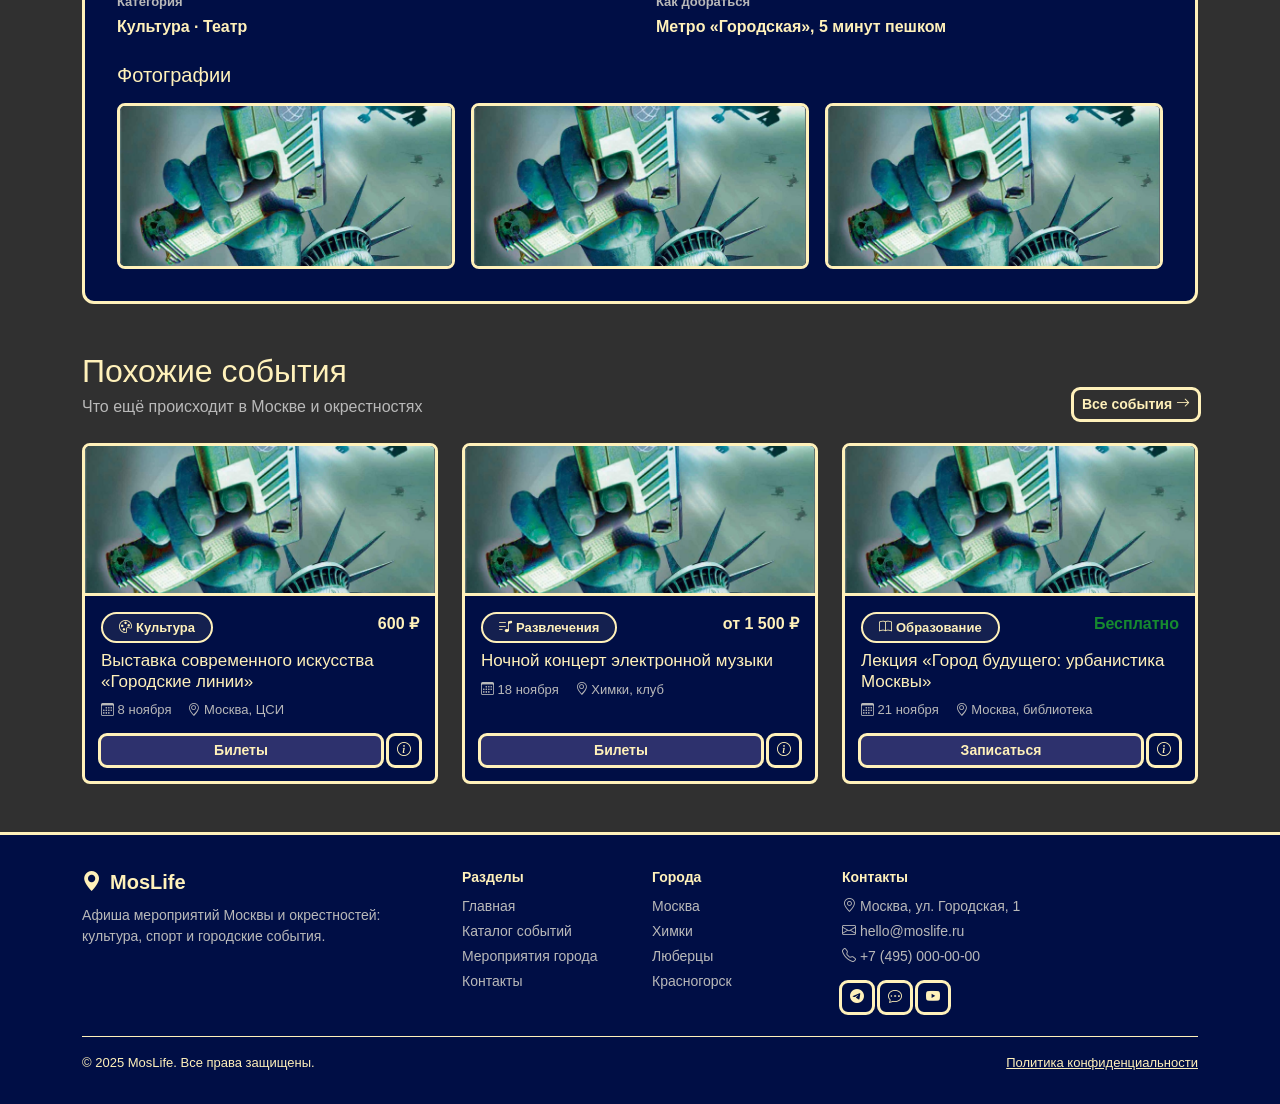
<file: events/teni-bolshogo-goroda.html>
<!DOCTYPE html>
<html lang="ru">
<head>
  <meta charset="UTF-8">
  <meta name="viewport" content="width=device-width, initial-scale=1">
  <title>Спектакль «Тени большого города» — MosLife</title>
  <meta name="description" content="Спектакль «Тени большого города» в Москве. 12 ноября. Стоимость 1 200 ₽, покупка билетов и запись через MosLife.">

  <link href="https://cdn.jsdelivr.net/npm/bootstrap@5.3.3/dist/css/bootstrap.min.css" rel="stylesheet">
  <link href="https://cdn.jsdelivr.net/npm/bootstrap-icons@1.11.3/font/bootstrap-icons.css" rel="stylesheet">
  <link href="../css/style.css" rel="stylesheet">
</head>
<body>

  <nav class="navbar navbar-expand-lg navbar-moslife fixed-top py-2">
    <div class="container">
      <a class="navbar-brand" href="../index.html">
        <i class="bi bi-geo-alt-fill" aria-hidden="true"></i> Mos<span class="brand-accent">Life</span>
      </a>
      <button class="navbar-toggler" type="button" data-bs-toggle="collapse" data-bs-target="#mainNav" aria-controls="mainNav" aria-expanded="false" aria-label="Меню">
        <span class="navbar-toggler-icon"></span>
      </button>
      <div class="collapse navbar-collapse" id="mainNav">
        <ul class="navbar-nav ms-auto align-items-lg-center gap-lg-1 mt-3 mt-lg-0">
          <li class="nav-item"><a class="nav-link" href="../index.html">Главная</a></li>
          <li class="nav-item"><a class="nav-link" href="../catalog.html">Каталог событий</a></li>
          <li class="nav-item"><a class="nav-link" href="../meetings.html">Мероприятия города</a></li>
          <li class="nav-item"><a class="nav-link" href="../contacts.html">Контакты</a></li>
          <li class="nav-item ms-lg-3 mt-2 mt-lg-0">
            <button class="btn btn-moslife-accent w-100" data-bs-toggle="modal" data-bs-target="#searchModal">
              <i class="bi bi-search me-1" aria-hidden="true"></i>Найти событие
            </button>
          </li>
        </ul>
      </div>
    </div>
  </nav>

  <main class="container">

    <nav class="breadcrumbs" aria-label="Хлебные крошки">
      <a href="../index.html">Главная</a>
      <span class="breadcrumbs__sep" aria-hidden="true">/</span>
      <a href="../catalog.html">Каталог событий</a>
      <span class="breadcrumbs__sep" aria-hidden="true">/</span>
      <span class="breadcrumbs__current" aria-current="page">Спектакль «Тени большого города»</span>
    </nav>

    <article class="event-hero" aria-labelledby="event-title">
      <div class="row g-0">
        <div class="col-lg-6">
          <div class="event-hero__cover h-100">
            <img class="event-hero__cover-img" src="../img/placeholder.png" alt="Спектакль «Тени большого города»">
          </div>
        </div>
        <div class="col-lg-6">
          <div class="event-hero__body">
            <span class="chip mb-3"><i class="bi bi-star chip__icon" aria-hidden="true"></i>Культура · Театр · Хит</span>
            <h1 class="event-hero__title" id="event-title">Спектакль «Тени большого города»</h1>
            <p class="event-hero__lead mb-3">
              Пластическая драма о людях, которые теряются и находятся в ритме мегаполиса.
              Постановка по мотивам современной городской прозы с живой музыкой и видеопроекциями.
            </p>
            <div class="event-hero__meta">
              <span><i class="bi bi-calendar3" aria-hidden="true"></i> 12 ноября, 19:00</span>
              <span><i class="bi bi-geo-alt" aria-hidden="true"></i> Москва, театр</span>
              <span><i class="bi bi-ticket-perforated" aria-hidden="true"></i> 1 200 ₽</span>
            </div>
            <div class="d-flex flex-wrap gap-2">
              <button type="button" class="btn btn-moslife-accent"
                      data-bs-toggle="modal" data-bs-target="#signupModal"
                      data-event-title="Спектакль «Тени большого города»"
                      data-event-date="12 ноября"
                      data-event-place="Москва, театр"
                      data-event-price="1 200 ₽"
                      data-event-action="Купить билет">
                <i class="bi bi-ticket-perforated me-1" aria-hidden="true"></i>Купить билет
              </button>
              <a href="#details" class="btn btn-moslife-ghost">Детали события</a>
            </div>
          </div>
        </div>
      </div>
    </article>

    <section class="mb-5" aria-labelledby="about-title">
      <div class="row g-4 align-items-stretch">
        <div class="col-lg-8">
          <div class="event-details">
            <h2 id="about-title" class="h4">О событии</h2>
            <p>
              «Тени большого города» — это история о нескольких горожанах, чьи судьбы пересекаются
              в одну ночь. Режиссёр соединяет пластический театр, документальные монологи и
              саундтрек, написанный специально для постановки.
            </p>
            <p>
              Спектакль идёт без антракта, продолжительность — 1 час 40 минут. После показа
              в фойе проходит встреча с актёрами.
            </p>
            <p class="mb-0">Рекомендуемый возраст — 16+.</p>
          </div>
        </div>
        <div class="col-lg-4">
          <aside class="event-side" aria-labelledby="side-title">
            <h2 id="side-title" class="h5 mb-2">Билеты и запись</h2>
            <div class="event-side__price">1 200 ₽</div>
            <ul class="event-side__list">
              <li><i class="bi bi-check2-circle event-side__check" aria-hidden="true"></i>Места по секторам</li>
              <li><i class="bi bi-check2-circle event-side__check" aria-hidden="true"></i>Электронный билет на e-mail</li>
              <li><i class="bi bi-check2-circle event-side__check" aria-hidden="true"></i>Оплата онлайн 24/7</li>
              <li><i class="bi bi-check2-circle event-side__check" aria-hidden="true"></i>Возврат за 24 ч до показа</li>
            </ul>
            <button type="button" class="btn btn-moslife-accent w-100 mb-2"
                    data-bs-toggle="modal" data-bs-target="#signupModal"
                    data-event-title="Спектакль «Тени большого города»"
                    data-event-date="12 ноября"
                    data-event-place="Москва, театр"
                    data-event-price="1 200 ₽"
                    data-event-action="Купить билет">
              <i class="bi bi-ticket-perforated me-1" aria-hidden="true"></i>Купить билет
            </button>
            <a href="../contacts.html" class="btn btn-moslife-ghost w-100">Задать вопрос</a>
          </aside>
        </div>
      </div>
    </section>

    <section class="mb-5" id="details" aria-labelledby="details-title">
      <div class="event-details">
        <h2 id="details-title" class="h4">Детали события</h2>
        <dl class="event-details__grid">
          <div><dt>Дата и время</dt><dd>12 ноября, 19:00</dd></div>
          <div><dt>Длительность</dt><dd>1 час 40 минут</dd></div>
          <div><dt>Место</dt><dd>Москва, драматический театр</dd></div>
          <div><dt>Адрес</dt><dd>Москва, ул. Городская, 1</dd></div>
          <div><dt>Стоимость</dt><dd>1 200 ₽ — партер; 800 ₽ — балкон</dd></div>
          <div><dt>Возраст</dt><dd>16+</dd></div>
          <div><dt>Категория</dt><dd>Культура · Театр</dd></div>
          <div><dt>Как добраться</dt><dd>Метро «Городская», 5 минут пешком</dd></div>
        </dl>
        <h3 class="h5 mb-3">Фотографии</h3>
        <div class="event-gallery">
          <a class="event-gallery__item" href="../img/placeholder.png" aria-label="Открыть фото 1"><img class="event-gallery__img" src="../img/placeholder.png" alt="Сцена спектакля «Тени большого города»"></a>
          <a class="event-gallery__item" href="../img/placeholder.png" aria-label="Открыть фото 2"><img class="event-gallery__img" src="../img/placeholder.png" alt="Актёры на сцене"></a>
          <a class="event-gallery__item" href="../img/placeholder.png" aria-label="Открыть фото 3"><img class="event-gallery__img" src="../img/placeholder.png" alt="Зал театра"></a>
        </div>
      </div>
    </section>

    <section class="mb-5" aria-labelledby="similar-title">
      <div class="d-flex flex-wrap justify-content-between align-items-end gap-2 mb-4">
        <div>
          <h2 id="similar-title" class="mb-1">Похожие события</h2>
          <p class="text-muted-soft mb-0">Что ещё происходит в Москве и окрестностях</p>
        </div>
        <a href="../catalog.html" class="btn btn-moslife-ghost btn-sm">Все события <i class="bi bi-arrow-right" aria-hidden="true"></i></a>
      </div>
      <div class="row g-4">
        <div class="col-sm-6 col-lg-4">
          <article class="card card-event">
            <div class="card-event__cover"><img class="card-event__cover-img" src="../img/placeholder.png" alt="Выставка «Городские линии»"></div>
            <div class="card-body d-flex flex-column">
              <div class="d-flex justify-content-between align-items-start mb-2">
                <span class="chip"><i class="bi bi-palette chip__icon" aria-hidden="true"></i>Культура</span>
                <span class="card-event__price">600 ₽</span>
              </div>
              <h3 class="card-title">Выставка современного искусства «Городские линии»</h3>
              <p class="card-event__meta mb-3">
                <span><i class="bi bi-calendar3" aria-hidden="true"></i> 8 ноября</span>
                <span><i class="bi bi-geo-alt" aria-hidden="true"></i> Москва, ЦСИ</span>
              </p>
              <div class="mt-auto d-flex gap-2">
                <button type="button" class="btn btn-moslife-accent btn-sm flex-grow-1"
                        data-bs-toggle="modal" data-bs-target="#signupModal"
                        data-event-title="Выставка современного искусства «Городские линии»"
                        data-event-date="8 ноября" data-event-place="Москва, ЦСИ"
                        data-event-price="600 ₽" data-event-action="Купить билет">Билеты</button>
                <a href="gorodskie-linii.html" class="btn btn-moslife-ghost btn-sm" aria-label="Подробнее"><i class="bi bi-info-circle" aria-hidden="true"></i></a>
              </div>
            </div>
          </article>
        </div>
        <div class="col-sm-6 col-lg-4">
          <article class="card card-event">
            <div class="card-event__cover"><img class="card-event__cover-img" src="../img/placeholder.png" alt="Ночной концерт"></div>
            <div class="card-body d-flex flex-column">
              <div class="d-flex justify-content-between align-items-start mb-2">
                <span class="chip"><i class="bi bi-music-note-list chip__icon" aria-hidden="true"></i>Развлечения</span>
                <span class="card-event__price">от 1 500 ₽</span>
              </div>
              <h3 class="card-title">Ночной концерт электронной музыки</h3>
              <p class="card-event__meta mb-3">
                <span><i class="bi bi-calendar3" aria-hidden="true"></i> 18 ноября</span>
                <span><i class="bi bi-geo-alt" aria-hidden="true"></i> Химки, клуб</span>
              </p>
              <div class="mt-auto d-flex gap-2">
                <button type="button" class="btn btn-moslife-accent btn-sm flex-grow-1"
                        data-bs-toggle="modal" data-bs-target="#signupModal"
                        data-event-title="Ночной концерт электронной музыки"
                        data-event-date="18 ноября" data-event-place="Химки, клуб"
                        data-event-price="от 1 500 ₽" data-event-action="Купить билет">Билеты</button>
                <a href="nochnoy-koncert.html" class="btn btn-moslife-ghost btn-sm" aria-label="Подробнее"><i class="bi bi-info-circle" aria-hidden="true"></i></a>
              </div>
            </div>
          </article>
        </div>
        <div class="col-sm-6 col-lg-4">
          <article class="card card-event">
            <div class="card-event__cover"><img class="card-event__cover-img" src="../img/placeholder.png" alt="Лекция урбанистика"></div>
            <div class="card-body d-flex flex-column">
              <div class="d-flex justify-content-between align-items-start mb-2">
                <span class="chip"><i class="bi bi-book chip__icon" aria-hidden="true"></i>Образование</span>
                <span class="card-event__price card-event__price--free">Бесплатно</span>
              </div>
              <h3 class="card-title">Лекция «Город будущего: урбанистика Москвы»</h3>
              <p class="card-event__meta mb-3">
                <span><i class="bi bi-calendar3" aria-hidden="true"></i> 21 ноября</span>
                <span><i class="bi bi-geo-alt" aria-hidden="true"></i> Москва, библиотека</span>
              </p>
              <div class="mt-auto d-flex gap-2">
                <button type="button" class="btn btn-moslife-accent btn-sm flex-grow-1"
                        data-bs-toggle="modal" data-bs-target="#signupModal"
                        data-event-title="Лекция «Город будущего: урбанистика Москвы»"
                        data-event-date="21 ноября" data-event-place="Москва, библиотека"
                        data-event-price="Бесплатно" data-event-action="Записаться">Записаться</button>
                <a href="urbanistika-moskvy.html" class="btn btn-moslife-ghost btn-sm" aria-label="Подробнее"><i class="bi bi-info-circle" aria-hidden="true"></i></a>
              </div>
            </div>
          </article>
        </div>
      </div>
    </section>

  </main>

  <footer class="site-footer">
    <div class="container">
      <div class="row g-4">
        <div class="col-md-4">
          <a class="site-footer__brand d-inline-flex align-items-center gap-2" href="../index.html">
            <i class="bi bi-geo-alt-fill" aria-hidden="true"></i> MosLife
          </a>
          <p class="site-footer__list mt-2 mb-0">Афиша мероприятий Москвы и окрестностей: культура, спорт и городские события.</p>
        </div>
        <div class="col-6 col-md-2">
          <div class="site-footer__title">Разделы</div>
          <ul class="site-footer__list">
            <li><a href="../index.html">Главная</a></li>
            <li><a href="../catalog.html">Каталог событий</a></li>
            <li><a href="../meetings.html">Мероприятия города</a></li>
            <li><a href="../contacts.html">Контакты</a></li>
          </ul>
        </div>
        <div class="col-6 col-md-2">
          <div class="site-footer__title">Города</div>
          <ul class="site-footer__list">
            <li><a href="../catalog.html">Москва</a></li>
            <li><a href="../catalog.html">Химки</a></li>
            <li><a href="../catalog.html">Люберцы</a></li>
            <li><a href="../catalog.html">Красногорск</a></li>
          </ul>
        </div>
        <div class="col-md-4">
          <div class="site-footer__title">Контакты</div>
          <ul class="site-footer__list">
            <li><i class="bi bi-geo-alt" aria-hidden="true"></i> Москва, ул. Городская, 1</li>
            <li><i class="bi bi-envelope" aria-hidden="true"></i> hello@moslife.ru</li>
            <li><i class="bi bi-telephone" aria-hidden="true"></i> +7 (495) 000-00-00</li>
          </ul>
          <div class="d-flex gap-2 mt-3">
            <a href="#" class="btn btn-moslife-ghost btn-sm" aria-label="Telegram"><i class="bi bi-telegram" aria-hidden="true"></i></a>
            <a href="#" class="btn btn-moslife-ghost btn-sm" aria-label="VK"><i class="bi bi-chat-dots" aria-hidden="true"></i></a>
            <a href="#" class="btn btn-moslife-ghost btn-sm" aria-label="YouTube"><i class="bi bi-youtube" aria-hidden="true"></i></a>
          </div>
        </div>
      </div>
      <div class="site-footer__bottom d-flex flex-wrap justify-content-between gap-2">
        <span>© 2025 MosLife. Все права защищены.</span>
        <a href="#">Политика конфиденциальности</a>
      </div>
    </div>
  </footer>

  <div class="modal fade modal-moslife" id="searchModal" tabindex="-1" aria-labelledby="searchModalLabel" aria-hidden="true">
    <div class="modal-dialog modal-dialog-centered">
      <div class="modal-content">
        <div class="modal-header">
          <h2 class="modal-title h5" id="searchModalLabel">Найти событие</h2>
          <button type="button" class="btn-close" data-bs-dismiss="modal" aria-label="Закрыть"></button>
        </div>
        <form action="../catalog.html" method="get">
          <div class="modal-body">
            <div class="mb-3">
              <label class="form-label" for="modal-q">Что ищем?</label>
              <input class="form-control" type="text" id="modal-q" name="q" placeholder="Событие, площадка...">
            </div>
            <div class="row g-2">
              <div class="col-sm-6">
                <label class="form-label" for="modal-place">Место</label>
                <select class="form-select" id="modal-place" name="place">
                  <option value="">Везде</option><option>Только Москва</option><option>Химки</option><option>Люберцы</option><option>Красногорск</option><option>Одинцово</option><option>Котельники</option>
                </select>
              </div>
              <div class="col-sm-6">
                <label class="form-label" for="modal-sphere">Сфера</label>
                <select class="form-select" id="modal-sphere" name="sphere">
                  <option value="">Все сферы</option><option>Культура</option><option>Спорт</option><option>Развлечения</option><option>Образование</option>
                </select>
              </div>
            </div>
          </div>
          <div class="modal-footer">
            <button type="button" class="btn btn-moslife-ghost" data-bs-dismiss="modal">Отмена</button>
            <button type="submit" class="btn btn-moslife-accent">Найти</button>
          </div>
        </form>
      </div>
    </div>
  </div>

  <div class="modal fade modal-moslife" id="signupModal" tabindex="-1" aria-labelledby="signupModalLabel" aria-hidden="true">
    <div class="modal-dialog modal-dialog-centered">
      <div class="modal-content">
        <div class="modal-header">
          <h2 class="modal-title h5" id="signupModalLabel">Запись на событие</h2>
          <button type="button" class="btn-close" data-bs-dismiss="modal" aria-label="Закрыть"></button>
        </div>
        <form action="#" method="post" novalidate>
          <div class="modal-body">
            <div class="signup-event" aria-live="polite">
              <div class="signup-event__title" id="signupEventTitle"></div>
              <div class="signup-event__meta">
                <span><i class="bi bi-calendar3" aria-hidden="true"></i> <span id="signupEventDate"></span></span>
                <span><i class="bi bi-geo-alt" aria-hidden="true"></i> <span id="signupEventPlace"></span></span>
                <span><i class="bi bi-ticket-perforated" aria-hidden="true"></i> <span id="signupEventPrice"></span></span>
              </div>
            </div>
            <input type="hidden" id="signupEventField" name="event">
            <div class="mb-3">
              <label class="form-label" for="signupName">Имя и фамилия</label>
              <input class="form-control" type="text" id="signupName" name="name" required autocomplete="name">
              <div class="invalid-feedback">Укажите имя.</div>
            </div>
            <div class="mb-3">
              <label class="form-label" for="signupContact">E-mail или телефон</label>
              <input class="form-control" type="text" id="signupContact" name="contact" required autocomplete="email">
              <div class="invalid-feedback">Укажите e-mail или телефон для связи.</div>
            </div>
            <div class="mb-3">
              <label class="form-label" for="signupComment">Комментарий (необязательно)</label>
              <textarea class="form-control" id="signupComment" name="comment" rows="2"></textarea>
            </div>
            <div class="form-check">
              <input class="form-check-input" type="checkbox" id="signupAgree" name="agree" required>
              <label class="form-check-label" for="signupAgree">Согласен(на) на обработку персональных данных</label>
              <div class="invalid-feedback">Нужно согласие.</div>
            </div>
            <p id="signupStatus" class="small mb-0 mt-3" role="status" aria-live="polite"></p>
          </div>
          <div class="modal-footer">
            <button type="button" class="btn btn-moslife-ghost" data-bs-dismiss="modal">Отмена</button>
            <button type="submit" class="btn btn-moslife-accent">Отправить заявку</button>
          </div>
        </form>
      </div>
    </div>
  </div>

  <a href="#" class="back-to-top" aria-label="Наверх">↑</a>
  <script src="https://cdn.jsdelivr.net/npm/bootstrap@5.3.3/dist/js/bootstrap.bundle.min.js"></script>
  <script src="../js/signup.js"></script>
</body>
</html>
</file>
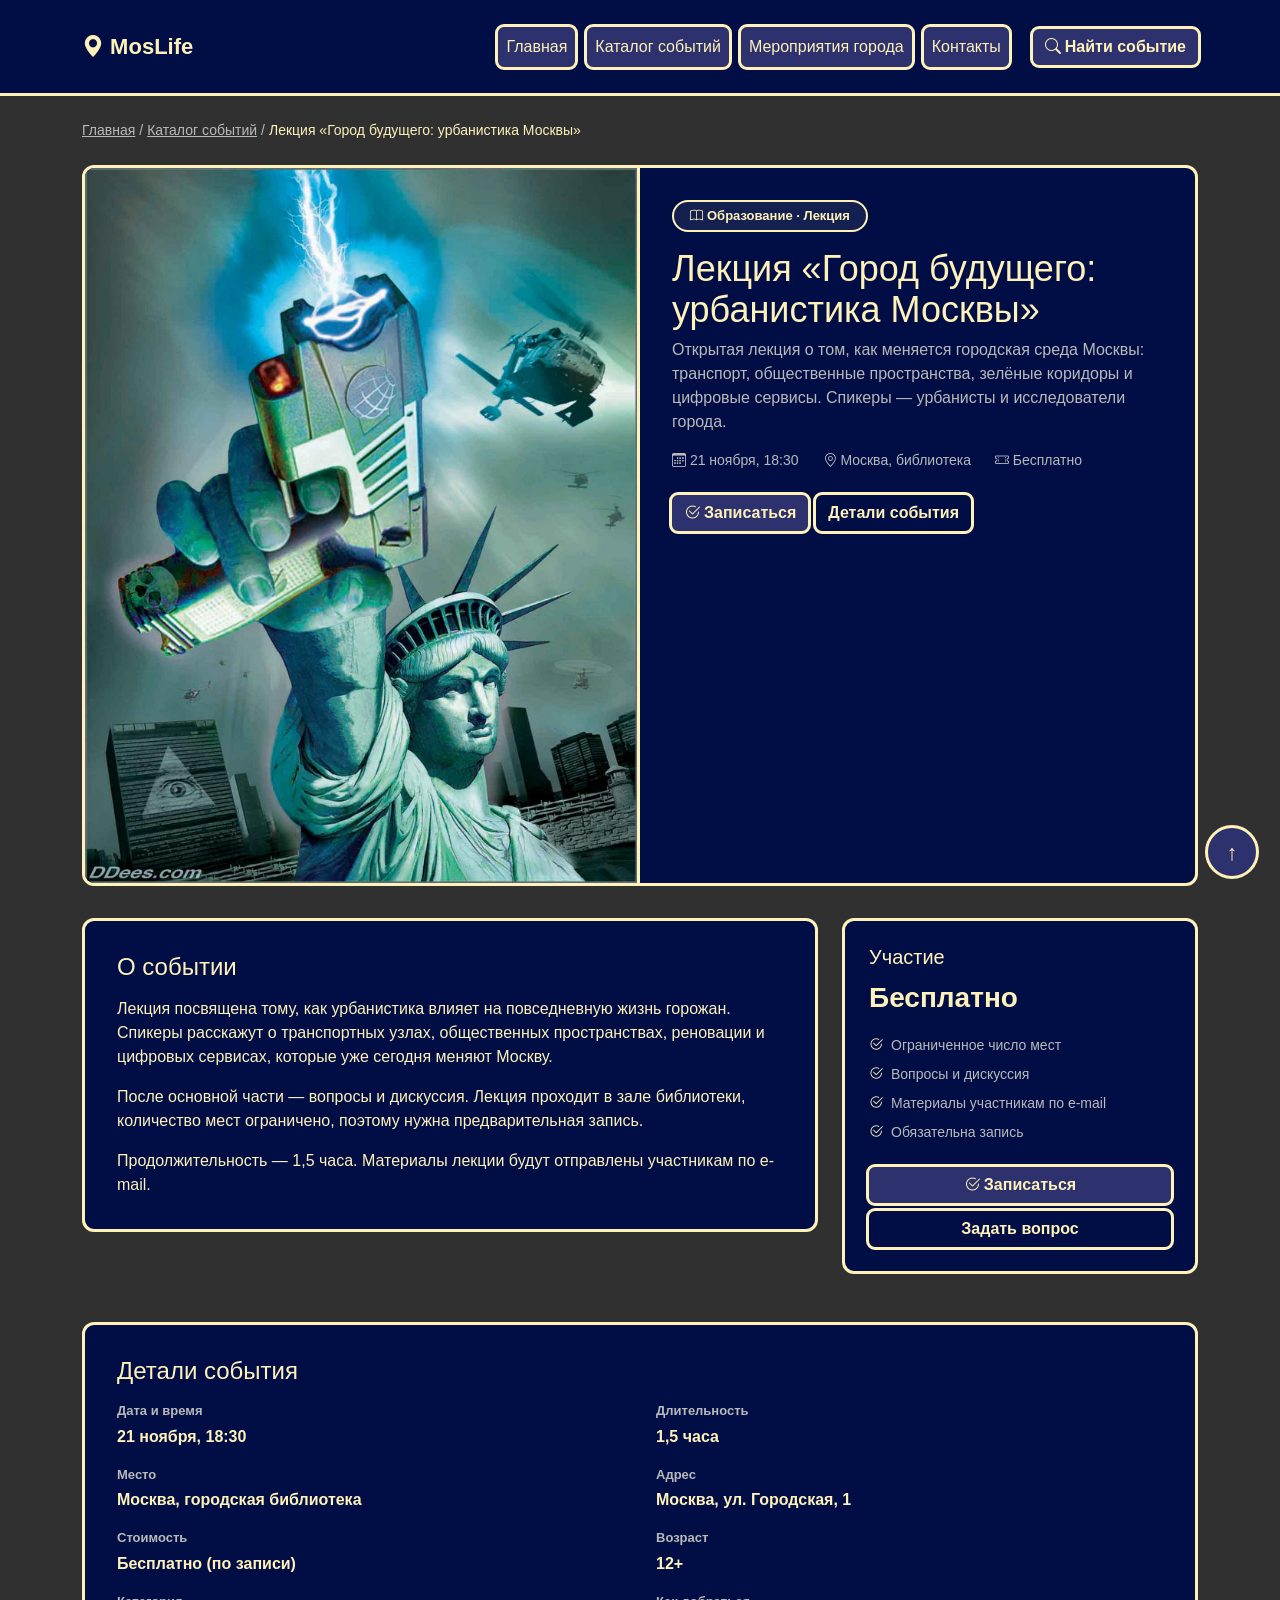
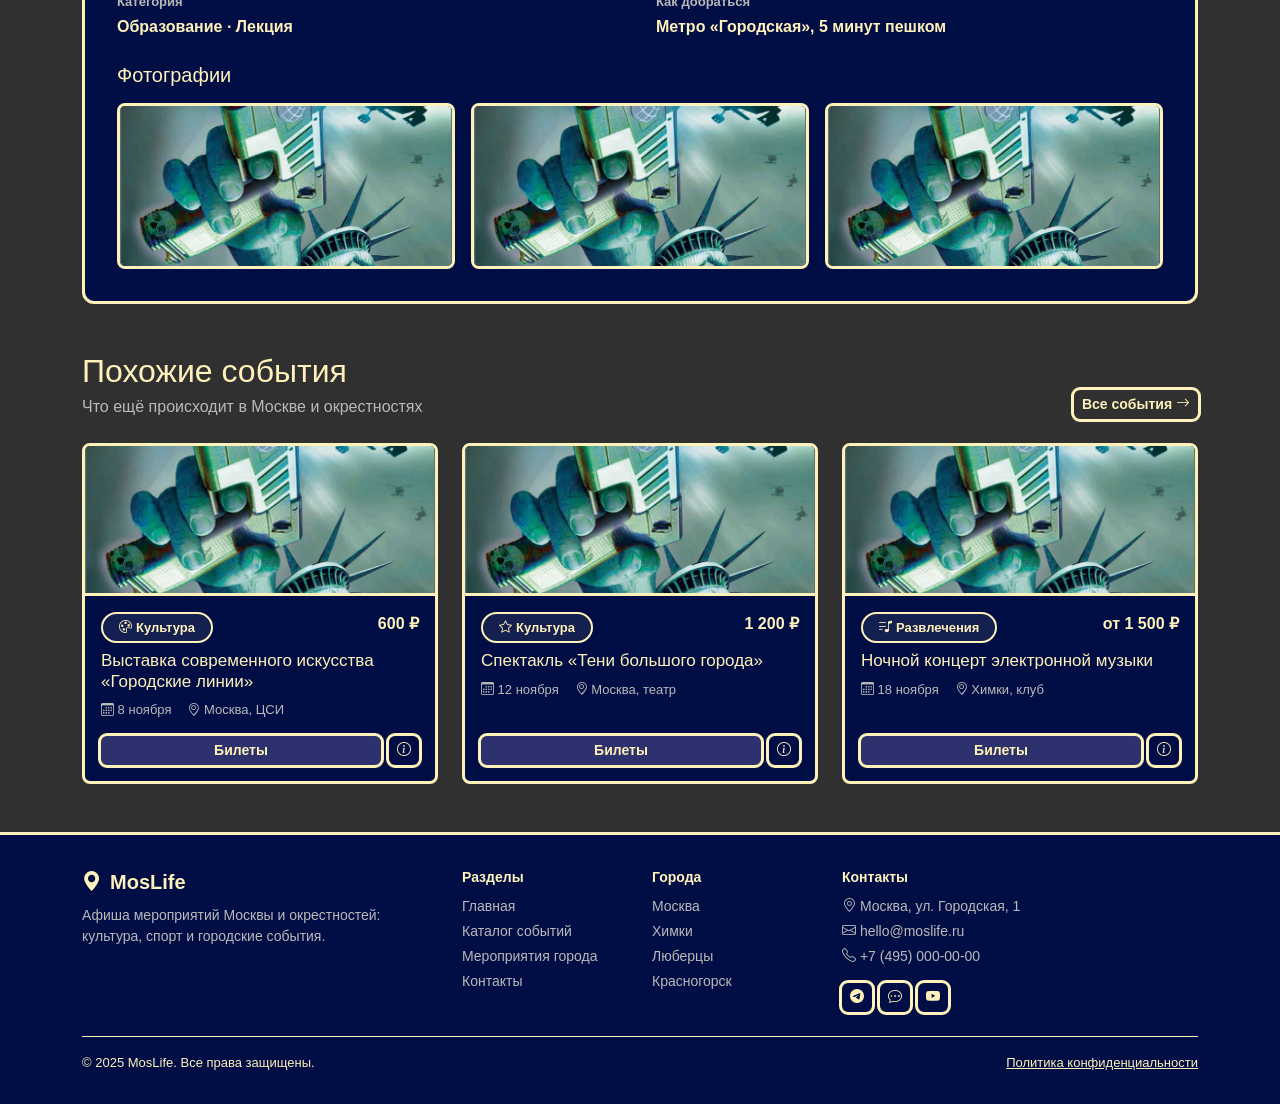
<file: events/urbanistika-moskvy.html>
<!DOCTYPE html>
<html lang="ru">
<head>
  <meta charset="UTF-8">
  <meta name="viewport" content="width=device-width, initial-scale=1">
  <title>Лекция «Город будущего: урбанистика Москвы» — MosLife</title>
  <meta name="description" content="Лекция «Город будущего: урбанистика Москвы» в Москве. 21 ноября. Бесплатное участие по записи через MosLife.">

  <link href="https://cdn.jsdelivr.net/npm/bootstrap@5.3.3/dist/css/bootstrap.min.css" rel="stylesheet">
  <link href="https://cdn.jsdelivr.net/npm/bootstrap-icons@1.11.3/font/bootstrap-icons.css" rel="stylesheet">
  <link href="../css/style.css" rel="stylesheet">
</head>
<body>

  <nav class="navbar navbar-expand-lg navbar-moslife fixed-top py-2">
    <div class="container">
      <a class="navbar-brand" href="../index.html">
        <i class="bi bi-geo-alt-fill" aria-hidden="true"></i> Mos<span class="brand-accent">Life</span>
      </a>
      <button class="navbar-toggler" type="button" data-bs-toggle="collapse" data-bs-target="#mainNav" aria-controls="mainNav" aria-expanded="false" aria-label="Меню">
        <span class="navbar-toggler-icon"></span>
      </button>
      <div class="collapse navbar-collapse" id="mainNav">
        <ul class="navbar-nav ms-auto align-items-lg-center gap-lg-1 mt-3 mt-lg-0">
          <li class="nav-item"><a class="nav-link" href="../index.html">Главная</a></li>
          <li class="nav-item"><a class="nav-link" href="../catalog.html">Каталог событий</a></li>
          <li class="nav-item"><a class="nav-link" href="../meetings.html">Мероприятия города</a></li>
          <li class="nav-item"><a class="nav-link" href="../contacts.html">Контакты</a></li>
          <li class="nav-item ms-lg-3 mt-2 mt-lg-0">
            <button class="btn btn-moslife-accent w-100" data-bs-toggle="modal" data-bs-target="#searchModal">
              <i class="bi bi-search me-1" aria-hidden="true"></i>Найти событие
            </button>
          </li>
        </ul>
      </div>
    </div>
  </nav>

  <main class="container">

    <nav class="breadcrumbs" aria-label="Хлебные крошки">
      <a href="../index.html">Главная</a>
      <span class="breadcrumbs__sep" aria-hidden="true">/</span>
      <a href="../catalog.html">Каталог событий</a>
      <span class="breadcrumbs__sep" aria-hidden="true">/</span>
      <span class="breadcrumbs__current" aria-current="page">Лекция «Город будущего: урбанистика Москвы»</span>
    </nav>

    <article class="event-hero" aria-labelledby="event-title">
      <div class="row g-0">
        <div class="col-lg-6">
          <div class="event-hero__cover h-100">
            <img class="event-hero__cover-img" src="../img/placeholder.png" alt="Лекция «Город будущего: урбанистика Москвы»">
          </div>
        </div>
        <div class="col-lg-6">
          <div class="event-hero__body">
            <span class="chip mb-3"><i class="bi bi-book chip__icon" aria-hidden="true"></i>Образование · Лекция</span>
            <h1 class="event-hero__title" id="event-title">Лекция «Город будущего: урбанистика Москвы»</h1>
            <p class="event-hero__lead mb-3">
              Открытая лекция о том, как меняется городская среда Москвы: транспорт, общественные
              пространства, зелёные коридоры и цифровые сервисы. Спикеры — урбанисты и исследователи города.
            </p>
            <div class="event-hero__meta">
              <span><i class="bi bi-calendar3" aria-hidden="true"></i> 21 ноября, 18:30</span>
              <span><i class="bi bi-geo-alt" aria-hidden="true"></i> Москва, библиотека</span>
              <span><i class="bi bi-ticket-perforated" aria-hidden="true"></i> Бесплатно</span>
            </div>
            <div class="d-flex flex-wrap gap-2">
              <button type="button" class="btn btn-moslife-accent"
                      data-bs-toggle="modal" data-bs-target="#signupModal"
                      data-event-title="Лекция «Город будущего: урбанистика Москвы»"
                      data-event-date="21 ноября"
                      data-event-place="Москва, библиотека"
                      data-event-price="Бесплатно"
                      data-event-action="Записаться">
                <i class="bi bi-check2-circle me-1" aria-hidden="true"></i>Записаться
              </button>
              <a href="#details" class="btn btn-moslife-ghost">Детали события</a>
            </div>
          </div>
        </div>
      </div>
    </article>

    <section class="mb-5" aria-labelledby="about-title">
      <div class="row g-4 align-items-stretch">
        <div class="col-lg-8">
          <div class="event-details">
            <h2 id="about-title" class="h4">О событии</h2>
            <p>
              Лекция посвящена тому, как урбанистика влияет на повседневную жизнь горожан.
              Спикеры расскажут о транспортных узлах, общественных пространствах, реновации
              и цифровых сервисах, которые уже сегодня меняют Москву.
            </p>
            <p>
              После основной части — вопросы и дискуссия. Лекция проходит в зале библиотеки,
              количество мест ограничено, поэтому нужна предварительная запись.
            </p>
            <p class="mb-0">Продолжительность — 1,5 часа. Материалы лекции будут отправлены участникам по e-mail.</p>
          </div>
        </div>
        <div class="col-lg-4">
          <aside class="event-side" aria-labelledby="side-title">
            <h2 id="side-title" class="h5 mb-2">Участие</h2>
            <div class="event-side__price">Бесплатно</div>
            <ul class="event-side__list">
              <li><i class="bi bi-check2-circle event-side__check" aria-hidden="true"></i>Ограниченное число мест</li>
              <li><i class="bi bi-check2-circle event-side__check" aria-hidden="true"></i>Вопросы и дискуссия</li>
              <li><i class="bi bi-check2-circle event-side__check" aria-hidden="true"></i>Материалы участникам по e-mail</li>
              <li><i class="bi bi-check2-circle event-side__check" aria-hidden="true"></i>Обязательна запись</li>
            </ul>
            <button type="button" class="btn btn-moslife-accent w-100 mb-2"
                    data-bs-toggle="modal" data-bs-target="#signupModal"
                    data-event-title="Лекция «Город будущего: урбанистика Москвы»"
                    data-event-date="21 ноября"
                    data-event-place="Москва, библиотека"
                    data-event-price="Бесплатно"
                    data-event-action="Записаться">
              <i class="bi bi-check2-circle me-1" aria-hidden="true"></i>Записаться
            </button>
            <a href="../contacts.html" class="btn btn-moslife-ghost w-100">Задать вопрос</a>
          </aside>
        </div>
      </div>
    </section>

    <section class="mb-5" id="details" aria-labelledby="details-title">
      <div class="event-details">
        <h2 id="details-title" class="h4">Детали события</h2>
        <dl class="event-details__grid">
          <div><dt>Дата и время</dt><dd>21 ноября, 18:30</dd></div>
          <div><dt>Длительность</dt><dd>1,5 часа</dd></div>
          <div><dt>Место</dt><dd>Москва, городская библиотека</dd></div>
          <div><dt>Адрес</dt><dd>Москва, ул. Городская, 1</dd></div>
          <div><dt>Стоимость</dt><dd>Бесплатно (по записи)</dd></div>
          <div><dt>Возраст</dt><dd>12+</dd></div>
          <div><dt>Категория</dt><dd>Образование · Лекция</dd></div>
          <div><dt>Как добраться</dt><dd>Метро «Городская», 5 минут пешком</dd></div>
        </dl>
        <h3 class="h5 mb-3">Фотографии</h3>
        <div class="event-gallery">
          <a class="event-gallery__item" href="../img/placeholder.png" aria-label="Открыть фото 1"><img class="event-gallery__img" src="../img/placeholder.png" alt="Зал библиотеки"></a>
          <a class="event-gallery__item" href="../img/placeholder.png" aria-label="Открыть фото 2"><img class="event-gallery__img" src="../img/placeholder.png" alt="Лекция об урбанистике"></a>
          <a class="event-gallery__item" href="../img/placeholder.png" aria-label="Открыть фото 3"><img class="event-gallery__img" src="../img/placeholder.png" alt="Слушатели лекции"></a>
        </div>
      </div>
    </section>

    <section class="mb-5" aria-labelledby="similar-title">
      <div class="d-flex flex-wrap justify-content-between align-items-end gap-2 mb-4">
        <div>
          <h2 id="similar-title" class="mb-1">Похожие события</h2>
          <p class="text-muted-soft mb-0">Что ещё происходит в Москве и окрестностях</p>
        </div>
        <a href="../catalog.html" class="btn btn-moslife-ghost btn-sm">Все события <i class="bi bi-arrow-right" aria-hidden="true"></i></a>
      </div>
      <div class="row g-4">
        <div class="col-sm-6 col-lg-4">
          <article class="card card-event">
            <div class="card-event__cover"><img class="card-event__cover-img" src="../img/placeholder.png" alt="Выставка Городские линии"></div>
            <div class="card-body d-flex flex-column">
              <div class="d-flex justify-content-between align-items-start mb-2">
                <span class="chip"><i class="bi bi-palette chip__icon" aria-hidden="true"></i>Культура</span>
                <span class="card-event__price">600 ₽</span>
              </div>
              <h3 class="card-title">Выставка современного искусства «Городские линии»</h3>
              <p class="card-event__meta mb-3">
                <span><i class="bi bi-calendar3" aria-hidden="true"></i> 8 ноября</span>
                <span><i class="bi bi-geo-alt" aria-hidden="true"></i> Москва, ЦСИ</span>
              </p>
              <div class="mt-auto d-flex gap-2">
                <button type="button" class="btn btn-moslife-accent btn-sm flex-grow-1"
                        data-bs-toggle="modal" data-bs-target="#signupModal"
                        data-event-title="Выставка современного искусства «Городские линии»"
                        data-event-date="8 ноября" data-event-place="Москва, ЦСИ"
                        data-event-price="600 ₽" data-event-action="Купить билет">Билеты</button>
                <a href="gorodskie-linii.html" class="btn btn-moslife-ghost btn-sm" aria-label="Подробнее"><i class="bi bi-info-circle" aria-hidden="true"></i></a>
              </div>
            </div>
          </article>
        </div>
        <div class="col-sm-6 col-lg-4">
          <article class="card card-event">
            <div class="card-event__cover"><img class="card-event__cover-img" src="../img/placeholder.png" alt="Спектакль Тени большого города"></div>
            <div class="card-body d-flex flex-column">
              <div class="d-flex justify-content-between align-items-start mb-2">
                <span class="chip"><i class="bi bi-star chip__icon" aria-hidden="true"></i>Культура</span>
                <span class="card-event__price">1 200 ₽</span>
              </div>
              <h3 class="card-title">Спектакль «Тени большого города»</h3>
              <p class="card-event__meta mb-3">
                <span><i class="bi bi-calendar3" aria-hidden="true"></i> 12 ноября</span>
                <span><i class="bi bi-geo-alt" aria-hidden="true"></i> Москва, театр</span>
              </p>
              <div class="mt-auto d-flex gap-2">
                <button type="button" class="btn btn-moslife-accent btn-sm flex-grow-1"
                        data-bs-toggle="modal" data-bs-target="#signupModal"
                        data-event-title="Спектакль «Тени большого города»"
                        data-event-date="12 ноября" data-event-place="Москва, театр"
                        data-event-price="1 200 ₽" data-event-action="Купить билет">Билеты</button>
                <a href="teni-bolshogo-goroda.html" class="btn btn-moslife-ghost btn-sm" aria-label="Подробнее"><i class="bi bi-info-circle" aria-hidden="true"></i></a>
              </div>
            </div>
          </article>
        </div>
        <div class="col-sm-6 col-lg-4">
          <article class="card card-event">
            <div class="card-event__cover"><img class="card-event__cover-img" src="../img/placeholder.png" alt="Ночной концерт"></div>
            <div class="card-body d-flex flex-column">
              <div class="d-flex justify-content-between align-items-start mb-2">
                <span class="chip"><i class="bi bi-music-note-list chip__icon" aria-hidden="true"></i>Развлечения</span>
                <span class="card-event__price">от 1 500 ₽</span>
              </div>
              <h3 class="card-title">Ночной концерт электронной музыки</h3>
              <p class="card-event__meta mb-3">
                <span><i class="bi bi-calendar3" aria-hidden="true"></i> 18 ноября</span>
                <span><i class="bi bi-geo-alt" aria-hidden="true"></i> Химки, клуб</span>
              </p>
              <div class="mt-auto d-flex gap-2">
                <button type="button" class="btn btn-moslife-accent btn-sm flex-grow-1"
                        data-bs-toggle="modal" data-bs-target="#signupModal"
                        data-event-title="Ночной концерт электронной музыки"
                        data-event-date="18 ноября" data-event-place="Химки, клуб"
                        data-event-price="от 1 500 ₽" data-event-action="Купить билет">Билеты</button>
                <a href="nochnoy-koncert.html" class="btn btn-moslife-ghost btn-sm" aria-label="Подробнее"><i class="bi bi-info-circle" aria-hidden="true"></i></a>
              </div>
            </div>
          </article>
        </div>
      </div>
    </section>

  </main>

  <footer class="site-footer">
    <div class="container">
      <div class="row g-4">
        <div class="col-md-4">
          <a class="site-footer__brand d-inline-flex align-items-center gap-2" href="../index.html">
            <i class="bi bi-geo-alt-fill" aria-hidden="true"></i> MosLife
          </a>
          <p class="site-footer__list mt-2 mb-0">Афиша мероприятий Москвы и окрестностей: культура, спорт и городские события.</p>
        </div>
        <div class="col-6 col-md-2">
          <div class="site-footer__title">Разделы</div>
          <ul class="site-footer__list">
            <li><a href="../index.html">Главная</a></li>
            <li><a href="../catalog.html">Каталог событий</a></li>
            <li><a href="../meetings.html">Мероприятия города</a></li>
            <li><a href="../contacts.html">Контакты</a></li>
          </ul>
        </div>
        <div class="col-6 col-md-2">
          <div class="site-footer__title">Города</div>
          <ul class="site-footer__list">
            <li><a href="../catalog.html">Москва</a></li>
            <li><a href="../catalog.html">Химки</a></li>
            <li><a href="../catalog.html">Люберцы</a></li>
            <li><a href="../catalog.html">Красногорск</a></li>
          </ul>
        </div>
        <div class="col-md-4">
          <div class="site-footer__title">Контакты</div>
          <ul class="site-footer__list">
            <li><i class="bi bi-geo-alt" aria-hidden="true"></i> Москва, ул. Городская, 1</li>
            <li><i class="bi bi-envelope" aria-hidden="true"></i> hello@moslife.ru</li>
            <li><i class="bi bi-telephone" aria-hidden="true"></i> +7 (495) 000-00-00</li>
          </ul>
          <div class="d-flex gap-2 mt-3">
            <a href="#" class="btn btn-moslife-ghost btn-sm" aria-label="Telegram"><i class="bi bi-telegram" aria-hidden="true"></i></a>
            <a href="#" class="btn btn-moslife-ghost btn-sm" aria-label="VK"><i class="bi bi-chat-dots" aria-hidden="true"></i></a>
            <a href="#" class="btn btn-moslife-ghost btn-sm" aria-label="YouTube"><i class="bi bi-youtube" aria-hidden="true"></i></a>
          </div>
        </div>
      </div>
      <div class="site-footer__bottom d-flex flex-wrap justify-content-between gap-2">
        <span>© 2025 MosLife. Все права защищены.</span>
        <a href="#">Политика конфиденциальности</a>
      </div>
    </div>
  </footer>

  <div class="modal fade modal-moslife" id="searchModal" tabindex="-1" aria-labelledby="searchModalLabel" aria-hidden="true">
    <div class="modal-dialog modal-dialog-centered">
      <div class="modal-content">
        <div class="modal-header">
          <h2 class="modal-title h5" id="searchModalLabel">Найти событие</h2>
          <button type="button" class="btn-close" data-bs-dismiss="modal" aria-label="Закрыть"></button>
        </div>
        <form action="../catalog.html" method="get">
          <div class="modal-body">
            <div class="mb-3">
              <label class="form-label" for="modal-q">Что ищем?</label>
              <input class="form-control" type="text" id="modal-q" name="q" placeholder="Событие, площадка...">
            </div>
            <div class="row g-2">
              <div class="col-sm-6">
                <label class="form-label" for="modal-place">Место</label>
                <select class="form-select" id="modal-place" name="place">
                  <option value="">Везде</option><option>Только Москва</option><option>Химки</option><option>Люберцы</option><option>Красногорск</option><option>Одинцово</option><option>Котельники</option>
                </select>
              </div>
              <div class="col-sm-6">
                <label class="form-label" for="modal-sphere">Сфера</label>
                <select class="form-select" id="modal-sphere" name="sphere">
                  <option value="">Все сферы</option><option>Культура</option><option>Спорт</option><option>Развлечения</option><option>Образование</option>
                </select>
              </div>
            </div>
          </div>
          <div class="modal-footer">
            <button type="button" class="btn btn-moslife-ghost" data-bs-dismiss="modal">Отмена</button>
            <button type="submit" class="btn btn-moslife-accent">Найти</button>
          </div>
        </form>
      </div>
    </div>
  </div>

  <div class="modal fade modal-moslife" id="signupModal" tabindex="-1" aria-labelledby="signupModalLabel" aria-hidden="true">
    <div class="modal-dialog modal-dialog-centered">
      <div class="modal-content">
        <div class="modal-header">
          <h2 class="modal-title h5" id="signupModalLabel">Запись на событие</h2>
          <button type="button" class="btn-close" data-bs-dismiss="modal" aria-label="Закрыть"></button>
        </div>
        <form action="#" method="post" novalidate>
          <div class="modal-body">
            <div class="signup-event" aria-live="polite">
              <div class="signup-event__title" id="signupEventTitle"></div>
              <div class="signup-event__meta">
                <span><i class="bi bi-calendar3" aria-hidden="true"></i> <span id="signupEventDate"></span></span>
                <span><i class="bi bi-geo-alt" aria-hidden="true"></i> <span id="signupEventPlace"></span></span>
                <span><i class="bi bi-ticket-perforated" aria-hidden="true"></i> <span id="signupEventPrice"></span></span>
              </div>
            </div>
            <input type="hidden" id="signupEventField" name="event">
            <div class="mb-3">
              <label class="form-label" for="signupName">Имя и фамилия</label>
              <input class="form-control" type="text" id="signupName" name="name" required autocomplete="name">
              <div class="invalid-feedback">Укажите имя.</div>
            </div>
            <div class="mb-3">
              <label class="form-label" for="signupContact">E-mail или телефон</label>
              <input class="form-control" type="text" id="signupContact" name="contact" required autocomplete="email">
              <div class="invalid-feedback">Укажите e-mail или телефон для связи.</div>
            </div>
            <div class="mb-3">
              <label class="form-label" for="signupComment">Комментарий (необязательно)</label>
              <textarea class="form-control" id="signupComment" name="comment" rows="2"></textarea>
            </div>
            <div class="form-check">
              <input class="form-check-input" type="checkbox" id="signupAgree" name="agree" required>
              <label class="form-check-label" for="signupAgree">Согласен(на) на обработку персональных данных</label>
              <div class="invalid-feedback">Нужно согласие.</div>
            </div>
            <p id="signupStatus" class="small mb-0 mt-3" role="status" aria-live="polite"></p>
          </div>
          <div class="modal-footer">
            <button type="button" class="btn btn-moslife-ghost" data-bs-dismiss="modal">Отмена</button>
            <button type="submit" class="btn btn-moslife-accent">Отправить заявку</button>
          </div>
        </form>
      </div>
    </div>
  </div>

  <a href="#" class="back-to-top" aria-label="Наверх">↑</a>
  <script src="https://cdn.jsdelivr.net/npm/bootstrap@5.3.3/dist/js/bootstrap.bundle.min.js"></script>
  <script src="../js/signup.js"></script>
</body>
</html>
</file>
<file: css/style.css>
/* ===============================
   1. Переменные проекта (MosLife)
   =============================== */

:root {
  --color-bg: #303030;
  --color-text: #222222;
  --color-muted: #b9b9b9;
  --color-primary: #2D316D;
  --color-primary-dark: #000E45;
  --color-border: #FFF1BA;
  --color-surface: #000E45;
  --color-surface-accent: #eef5ff;
  --color-danger: #b00020;
  --color-success: #168a2f;
  --color-white: #ffffff;
  --color-black: #000000;
  --color-tyrian: #B200FF;
  --color-gold: #FFBA00;
  --color-darkgold: #A07300;

  --space-xs: 4px;
  --space-sm: 8px;
  --space-md: 16px;
  --space-lg: 24px;
  --space-xl: 32px;
  --header-height: 96px;

  --radius-sm: 6px;
  --radius-md: 8px;
  --radius-lg: 12px;

  --glow-color: #ffffff;
  --glow: 0 0 35px var(--glow-color);

  --element-outline-color: var(--color-border);
  --btn-outline-color: var(--color-border);

  --bs-body-bg: var(--color-bg);
  --bs-body-color: var(--color-border);
  --bs-border-color: var(--color-border);
  --bs-primary: var(--color-primary);
  --bs-link-color: var(--color-border);
  --bs-link-hover-color: var(--glow-color);
}

html {
  scroll-behavior: smooth;
  scroll-padding-top: calc(var(--header-height) + var(--space-md));
}

body {
  font-family: Arial, sans-serif;
  background-color: var(--color-bg);
  color: var(--color-border);
}

main {
  padding-top: calc(var(--header-height) + var(--space-lg));
}

a { color: var(--color-border); }
a:hover { color: var(--glow-color); }
a:focus-visible {
  outline: 2px solid var(--glow-color);
  outline-offset: 3px;
}

h1, h2, h3, h4, h5, h6 { color: var(--color-border); }

.text-muted-soft { color: var(--color-muted) !important; }


/* ===============================
   2. Navbar
   =============================== */

.site-header,
.navbar-moslife {
  background-color: var(--color-surface);
  border-bottom: 3px solid var(--element-outline-color);
  color: var(--element-outline-color);
  min-height: var(--header-height);
}

.navbar-moslife .navbar-brand {
  font-weight: 700;
  font-size: 22px;
  color: var(--element-outline-color);
}
.navbar-moslife .navbar-brand:hover {
  color: var(--glow-color);
  text-shadow: 0 0 12px var(--glow-color);
}

.navbar-moslife .brand-accent { color: var(--element-outline-color); }

.navbar-moslife .nav-link {
  color: var(--element-outline-color);
  background-color: var(--color-primary);
  border-radius: var(--radius-sm);
  outline: 3px solid var(--element-outline-color);
  padding: var(--space-sm) var(--space-md);
  margin: 0 var(--space-xs);
  transition: box-shadow .2s, color .2s, outline-color .2s;
}
.navbar-moslife .nav-link:hover,
.navbar-moslife .nav-link:focus {
  color: var(--glow-color);
  outline-color: var(--glow-color);
  box-shadow: var(--glow);
}
.navbar-moslife .nav-link.active {
  color: var(--glow-color);
  outline: 3px solid var(--glow-color);
  box-shadow: var(--glow);
}

.navbar-moslife .navbar-toggler {
  color: var(--element-outline-color);
  border: 3px solid var(--element-outline-color);
  border-radius: var(--radius-sm);
}
.navbar-moslife .navbar-toggler:focus { box-shadow: none; }

@media (max-width: 991.98px) {
  .navbar-moslife .nav-link { margin: var(--space-xs) 0; }
}


/* ===============================
   3. Hero
   =============================== */

.hero {
  background-color: var(--color-surface);
  border: 3px solid var(--element-outline-color);
  color: var(--element-outline-color);
  border-radius: var(--radius-lg);
  padding: var(--space-xl);
  margin-bottom: var(--space-xl);
}

.hero__title {
  font-size: clamp(28px, 4vw, 48px);
  line-height: 1.1;
  margin-bottom: var(--space-md);
  color: var(--element-outline-color);
}
.hero__title-accent { color: var(--element-outline-color); }
.hero__lead { color: var(--color-muted); }

.hero__badge {
  display: inline-flex;
  align-items: center;
  gap: var(--space-sm);
  padding: var(--space-xs) var(--space-md);
  font-size: 14px;
  font-weight: 700;
  color: var(--element-outline-color);
  background-color: rgba(255, 241, 186, .08);
  border: 2px solid var(--element-outline-color);
  border-radius: 999px;
  margin-bottom: var(--space-md);
}

.hero__stat {
  padding: var(--space-md);
  text-align: center;
  background-color: var(--color-primary-dark);
  border: 3px solid var(--element-outline-color);
  color: var(--element-outline-color);
  border-radius: var(--radius-md);
  height: 100%;
}
.hero__stat-value { font-size: 26px; font-weight: 700; color: var(--element-outline-color); }
.hero__stat-label { font-size: 13px; color: var(--color-muted); }


/* ===============================
   4. Формы и поиск
   =============================== */

.search-panel {
  background-color: var(--color-primary-dark);
  border: 3px solid var(--element-outline-color);
  color: var(--element-outline-color);
  border-radius: var(--radius-md);
  padding: var(--space-sm);
}

.form-control,
.form-select {
  color: var(--element-outline-color);
  background-color: var(--color-surface);
  border: 2px solid var(--element-outline-color);
  border-radius: var(--radius-sm);
}
.form-control::placeholder { color: var(--color-muted); opacity: 1; }
.form-control:focus,
.form-select:focus {
  color: var(--glow-color);
  background-color: var(--color-surface);
  border-color: var(--glow-color);
  box-shadow: 0 0 0 .2rem rgba(255, 241, 186, .35);
}
.form-select option { background-color: var(--color-surface); color: var(--element-outline-color); }

.input-group-text {
  background-color: var(--color-surface);
  border: 2px solid var(--element-outline-color);
  color: var(--element-outline-color);
}


/* ===============================
   5. Кнопки
   =============================== */

.btn {
  border-radius: var(--radius-sm);
  font-weight: 600;
  transition: box-shadow .2s, color .2s, outline-color .2s, background-color .2s;
}

.btn-moslife,
.btn-moslife-accent,
.btn-moslife-ghost {
  color: var(--btn-outline-color);
  border: none;
  outline: 3px solid var(--btn-outline-color);
}

.btn-moslife {
  background-color: var(--color-primary);
}
.btn-moslife:hover,
.btn-moslife:focus {
  color: var(--glow-color);
  outline-color: var(--glow-color);
  box-shadow: var(--glow);
  background-color: var(--color-primary);
}

.btn-moslife-accent {
  background-color: var(--color-primary);
}
.btn-moslife-accent:hover,
.btn-moslife-accent:focus {
  color: var(--glow-color);
  outline-color: var(--glow-color);
  box-shadow: var(--glow);
  background-color: var(--color-primary);
}

.btn-moslife-ghost {
  background-color: transparent;
}
.btn-moslife-ghost:hover,
.btn-moslife-ghost:focus {
  color: var(--glow-color);
  outline-color: var(--glow-color);
  box-shadow: var(--glow);
}


/* ===============================
   6. Чипы / бейджи
   =============================== */

.chip {
  display: inline-flex;
  align-items: center;
  padding: var(--space-xs) var(--space-md);
  font-size: 13px;
  font-weight: 700;
  color: var(--element-outline-color);
  background-color: rgba(255, 241, 186, .08);
  border: 2px solid var(--element-outline-color);
  border-radius: 999px;
  text-decoration: none;
}
.chip:hover {
  color: var(--glow-color);
  border-color: var(--glow-color);
  box-shadow: var(--glow);
}

.chip__icon {
  margin-right: var(--space-xs);
}


/* ===============================
   7. Карточки событий
   =============================== */

.card-event {
  background-color: var(--color-surface);
  border: 3px solid var(--element-outline-color);
  border-radius: var(--radius-md);
  color: var(--element-outline-color);
  height: 100%;
  transition: box-shadow .2s, border-color .2s, color .2s;
}
.card-event:hover {
  color: var(--glow-color);
  border-color: var(--glow-color);
  box-shadow: var(--glow);
}

.card-event__cover {
  height: 150px;
  overflow: hidden;
  background-color: var(--color-primary-dark);
  border-bottom: 3px solid var(--element-outline-color);
  border-top-left-radius: calc(var(--radius-md) - 3px);
  border-top-right-radius: calc(var(--radius-md) - 3px);
}

.card-event__cover-img {
  display: block;
  width: 100%;
  height: 100%;
  object-fit: cover;
}

.card-event .card-title {
  font-size: 17px;
  margin-bottom: var(--space-sm);
  color: var(--element-outline-color);
}

.card-event__price { font-weight: 700; color: var(--element-outline-color); }
.card-event__price--free { color: var(--color-success); }

.card-event__meta {
  display: flex;
  flex-wrap: wrap;
  gap: var(--space-xs) var(--space-md);
  font-size: 13px;
  color: var(--color-muted);
}


/* Модификатор «выделенное событие»
   Палитра: только gold, dark-gold, tyrian, white */
.card-event--featured {
  color: var(--color-darkgold);
  background-color: var(--color-gold);
  border-color: var(--color-darkgold);
}

.card-event--featured .card-title,
.card-event--featured .card-event__price {
  color: var(--color-darkgold);
}

.card-event--featured .card-event__cover {
  border-bottom-color: var(--color-darkgold);
}

.card-event--featured .card-event__meta {
  color: var(--color-darkgold);
}

.card-event--featured:hover {
  color: var(--color-white);
  border-color: var(--color-white);
  box-shadow: 0 0 35px var(--color-gold);
}

/* Чип внутри featured-карточки */
.card-event--featured .chip {
  color: var(--color-gold);
  background-color: var(--color-tyrian);
  border-color: var(--color-darkgold);
}
.card-event--featured .chip:hover {
  color: var(--color-white);
  border-color: var(--color-white);
  box-shadow: 0 0 35px var(--color-gold);
}

/* Кнопка «Билеты» внутри featured-карточки */
.card-event--featured .btn-moslife-accent {
  color: var(--color-gold);
  background-color: var(--color-tyrian);
  outline-color: var(--color-darkgold);
}
.card-event--featured .btn-moslife-accent:hover,
.card-event--featured .btn-moslife-accent:focus {
  color: var(--color-white);
  outline-color: var(--color-white);
  box-shadow: 0 0 35px var(--color-gold);
}

/* Кнопка «Подробнее» (ghost) внутри featured-карточки */
.card-event--featured .btn-moslife-ghost {
  color: var(--color-darkgold);
  outline-color: var(--color-darkgold);
  background-color: transparent;
}
.card-event--featured .btn-moslife-ghost:hover,
.card-event--featured .btn-moslife-ghost:focus {
  color: var(--color-white);
  outline-color: var(--color-white);
  box-shadow: 0 0 35px var(--color-gold);
}


/* ===============================
   8. Подборка месяца
   =============================== */

.feature-pick {
  background-color: var(--color-surface);
  border: 3px solid var(--element-outline-color);
  color: var(--element-outline-color);
  border-radius: var(--radius-lg);
  overflow: hidden;
}

.feature-pick__cover {
  min-height: 240px;
  background-color: var(--color-primary-dark);
  border-right: 3px solid var(--element-outline-color);
  overflow: hidden;
}
.feature-pick__cover-img {
  display: block;
  width: 100%;
  height: 100%;
  min-height: 240px;
  object-fit: cover;
}
@media (max-width: 767.98px) {
  .feature-pick__cover {
    border-right: none;
    border-bottom: 3px solid var(--element-outline-color);
  }
}


/* ===============================
   9. Список ближайших дат
   =============================== */

.meet-list .list-group-item {
  background-color: var(--color-surface);
  color: var(--element-outline-color);
  border: 3px solid var(--element-outline-color);
  border-radius: var(--radius-md) !important;
  margin-bottom: var(--space-sm);
  transition: box-shadow .2s, border-color .2s, color .2s;
}
.meet-list .list-group-item:hover {
  color: var(--glow-color);
  border-color: var(--glow-color);
  box-shadow: var(--glow);
}

.meet-date {
  min-width: 62px;
  padding: var(--space-xs) var(--space-sm);
  text-align: center;
  line-height: 1.05;
  background-color: var(--color-primary-dark);
  border: 3px solid var(--element-outline-color);
  color: var(--element-outline-color);
  border-radius: var(--radius-sm);
}
.meet-date__day { display: block; font-size: 22px; font-weight: 700; color: var(--element-outline-color); }
.meet-date__month { display: block; font-size: 12px; text-transform: uppercase; color: var(--element-outline-color); }


/* ===============================
   10. Инфо-панель
   =============================== */

.info-panel {
  background-color: var(--color-surface);
  border: 4px solid var(--element-outline-color);
  color: var(--element-outline-color);
  border-radius: var(--radius-lg);
  padding: var(--space-lg);
  height: 100%;
}
.info-panel__list {
  margin: 0 0 var(--space-lg);
  padding: 0;
  list-style: none;
  color: var(--color-muted);
}
.info-panel__list li { margin-bottom: var(--space-sm); }
.info-panel__check { color: var(--element-outline-color); margin-right: var(--space-sm); }


/* ===============================
   11. CTA подписка
   =============================== */

.subscribe {
  background-color: var(--color-surface);
  border: 3px solid var(--element-outline-color);
  color: var(--element-outline-color);
  border-radius: var(--radius-lg);
  padding: var(--space-xl);
}


/* ===============================
   12. Модалка
   =============================== */

.modal-moslife .modal-content {
  background-color: var(--color-surface);
  color: var(--element-outline-color);
  border: 3px solid var(--element-outline-color);
  border-radius: var(--radius-lg);
}
.modal-moslife .modal-header,
.modal-moslife .modal-footer {
  border-color: var(--element-outline-color);
}
.modal-moslife .btn-close { filter: invert(1) brightness(2); }

/* Сводка выбранного события в модалке записи */
.signup-event {
  padding: var(--space-md);
  margin-bottom: var(--space-md);
  border: 3px solid var(--element-outline-color);
  border-radius: var(--radius-md);
  color: var(--element-outline-color);
  background-color: var(--color-primary-dark);
}
.signup-event__title { font-weight: 700; margin-bottom: var(--space-xs); }
.signup-event__meta {
  display: flex;
  flex-wrap: wrap;
  gap: var(--space-xs) var(--space-md);
  font-size: 13px;
  color: var(--color-muted);
}


/* ===============================
   13. Offcanvas
   =============================== */

.offcanvas-moslife {
  background-color: var(--color-surface);
  color: var(--element-outline-color);
  border-right: 3px solid var(--element-outline-color);
}


/* ===============================
   14. Footer
   =============================== */

.site-footer {
  background-color: var(--color-primary-dark);
  border-top: 3px solid var(--element-outline-color);
  color: var(--element-outline-color);
  padding: var(--space-xl) var(--space-lg);
  margin-top: var(--space-xl);
}
.site-footer__brand {
  font-size: 20px;
  font-weight: 700;
  color: var(--element-outline-color);
  text-decoration: none;
}
.site-footer__title { font-size: 14px; font-weight: 700; color: var(--element-outline-color); margin-bottom: var(--space-sm); }
.site-footer__list {
  margin: 0;
  padding: 0;
  list-style: none;
  font-size: 14px;
  color: var(--color-muted);
}
.site-footer__list li { margin-bottom: var(--space-xs); }
.site-footer__list a { color: var(--color-muted); text-decoration: none; }
.site-footer__list a:hover {
  color: var(--glow-color);
  text-shadow: 0 0 12px var(--glow-color);
}
.site-footer__bottom {
  margin-top: var(--space-lg);
  padding-top: var(--space-md);
  border-top: 1px solid var(--element-outline-color);
  font-size: 13px;
  color: var(--element-outline-color);
}


/* ===============================
   15. Back-to-top
   =============================== */

.back-to-top {
  position: fixed;
  right: var(--space-lg);
  bottom: var(--space-lg);
  z-index: 1080;
  display: flex;
  align-items: center;
  justify-content: center;
  width: 48px;
  height: 48px;
  font-size: 22px;
  font-weight: bold;
  text-decoration: none;
  color: var(--element-outline-color);
  background-color: var(--color-primary);
  outline: 3px solid var(--element-outline-color);
  border-radius: 50%;
  transition: box-shadow .2s, outline-color .2s, color .2s;
}
.back-to-top:hover {
  color: var(--glow-color);
  outline-color: var(--glow-color);
  box-shadow: var(--glow);
}


/* ===============================
   16. Страница события
   =============================== */

.event-hero {
  background-color: var(--color-surface);
  border: 3px solid var(--element-outline-color);
  color: var(--element-outline-color);
  border-radius: var(--radius-lg);
  overflow: hidden;
  margin-bottom: var(--space-xl);
}

.event-hero__cover {
  min-height: 320px;
  background-color: var(--color-primary-dark);
  border-right: 3px solid var(--element-outline-color);
  overflow: hidden;
}
.event-hero__cover-img {
  display: block;
  width: 100%;
  height: 100%;
  min-height: 320px;
  object-fit: cover;
}
@media (max-width: 767.98px) {
  .event-hero__cover {
    border-right: none;
    border-bottom: 3px solid var(--element-outline-color);
  }
}

.event-hero__body { padding: var(--space-xl); }

.event-hero__title {
  font-size: clamp(24px, 3.2vw, 36px);
  line-height: 1.15;
  margin-bottom: var(--space-sm);
}

.event-hero__lead { color: var(--color-muted); }

.event-hero__meta {
  display: flex;
  flex-wrap: wrap;
  gap: var(--space-xs) var(--space-lg);
  font-size: 14px;
  color: var(--color-muted);
  margin-bottom: var(--space-lg);
}

.breadcrumbs {
  display: flex;
  flex-wrap: wrap;
  gap: var(--space-xs);
  margin-bottom: var(--space-lg);
  font-size: 14px;
  color: var(--color-muted);
}
.breadcrumbs a { color: var(--color-muted); }
.breadcrumbs a:hover { color: var(--glow-color); }
.breadcrumbs__sep { color: var(--color-muted); }
.breadcrumbs__current { color: var(--element-outline-color); }

/* Сайдбар с ценой и CTA */
.event-side {
  background-color: var(--color-surface);
  border: 3px solid var(--element-outline-color);
  color: var(--element-outline-color);
  border-radius: var(--radius-lg);
  padding: var(--space-lg);
  height: 100%;
}
.event-side__price {
  font-size: 28px;
  font-weight: 700;
  color: var(--element-outline-color);
  margin-bottom: var(--space-md);
}
.event-side__list {
  margin: 0 0 var(--space-lg);
  padding: 0;
  list-style: none;
  color: var(--color-muted);
  font-size: 14px;
}
.event-side__list li { margin-bottom: var(--space-sm); }
.event-side__check { color: var(--element-outline-color); margin-right: var(--space-sm); }

/* Детали события */
.event-details {
  background-color: var(--color-surface);
  border: 3px solid var(--element-outline-color);
  color: var(--element-outline-color);
  border-radius: var(--radius-lg);
  padding: var(--space-xl);
}
.event-details h2 { margin-bottom: var(--space-md); }
.event-details__grid {
  display: grid;
  grid-template-columns: repeat(2, minmax(0, 1fr));
  gap: var(--space-md) var(--space-xl);
  margin: 0 0 var(--space-lg);
  padding: 0;
}
.event-details__grid dt {
  font-size: 13px;
  color: var(--color-muted);
  margin-bottom: var(--space-xs);
}
.event-details__grid dd {
  margin: 0;
  color: var(--element-outline-color);
  font-weight: 700;
}
@media (max-width: 575.98px) {
  .event-details__grid { grid-template-columns: 1fr; }
}

/* Галерея */
.event-gallery {
  display: grid;
  grid-template-columns: repeat(3, 1fr);
  gap: var(--space-md);
}
.event-gallery__item {
  display: block;
  overflow: hidden;
  border: 3px solid var(--element-outline-color);
  border-radius: var(--radius-md);
  background-color: var(--color-primary-dark);
}
.event-gallery__item:hover { border-color: var(--glow-color); box-shadow: var(--glow); }
.event-gallery__img {
  display: block;
  width: 100%;
  height: 160px;
  object-fit: cover;
}
@media (max-width: 575.98px) {
  .event-gallery { grid-template-columns: 1fr; }
  .event-gallery__img { height: 200px; }
}
</file>
